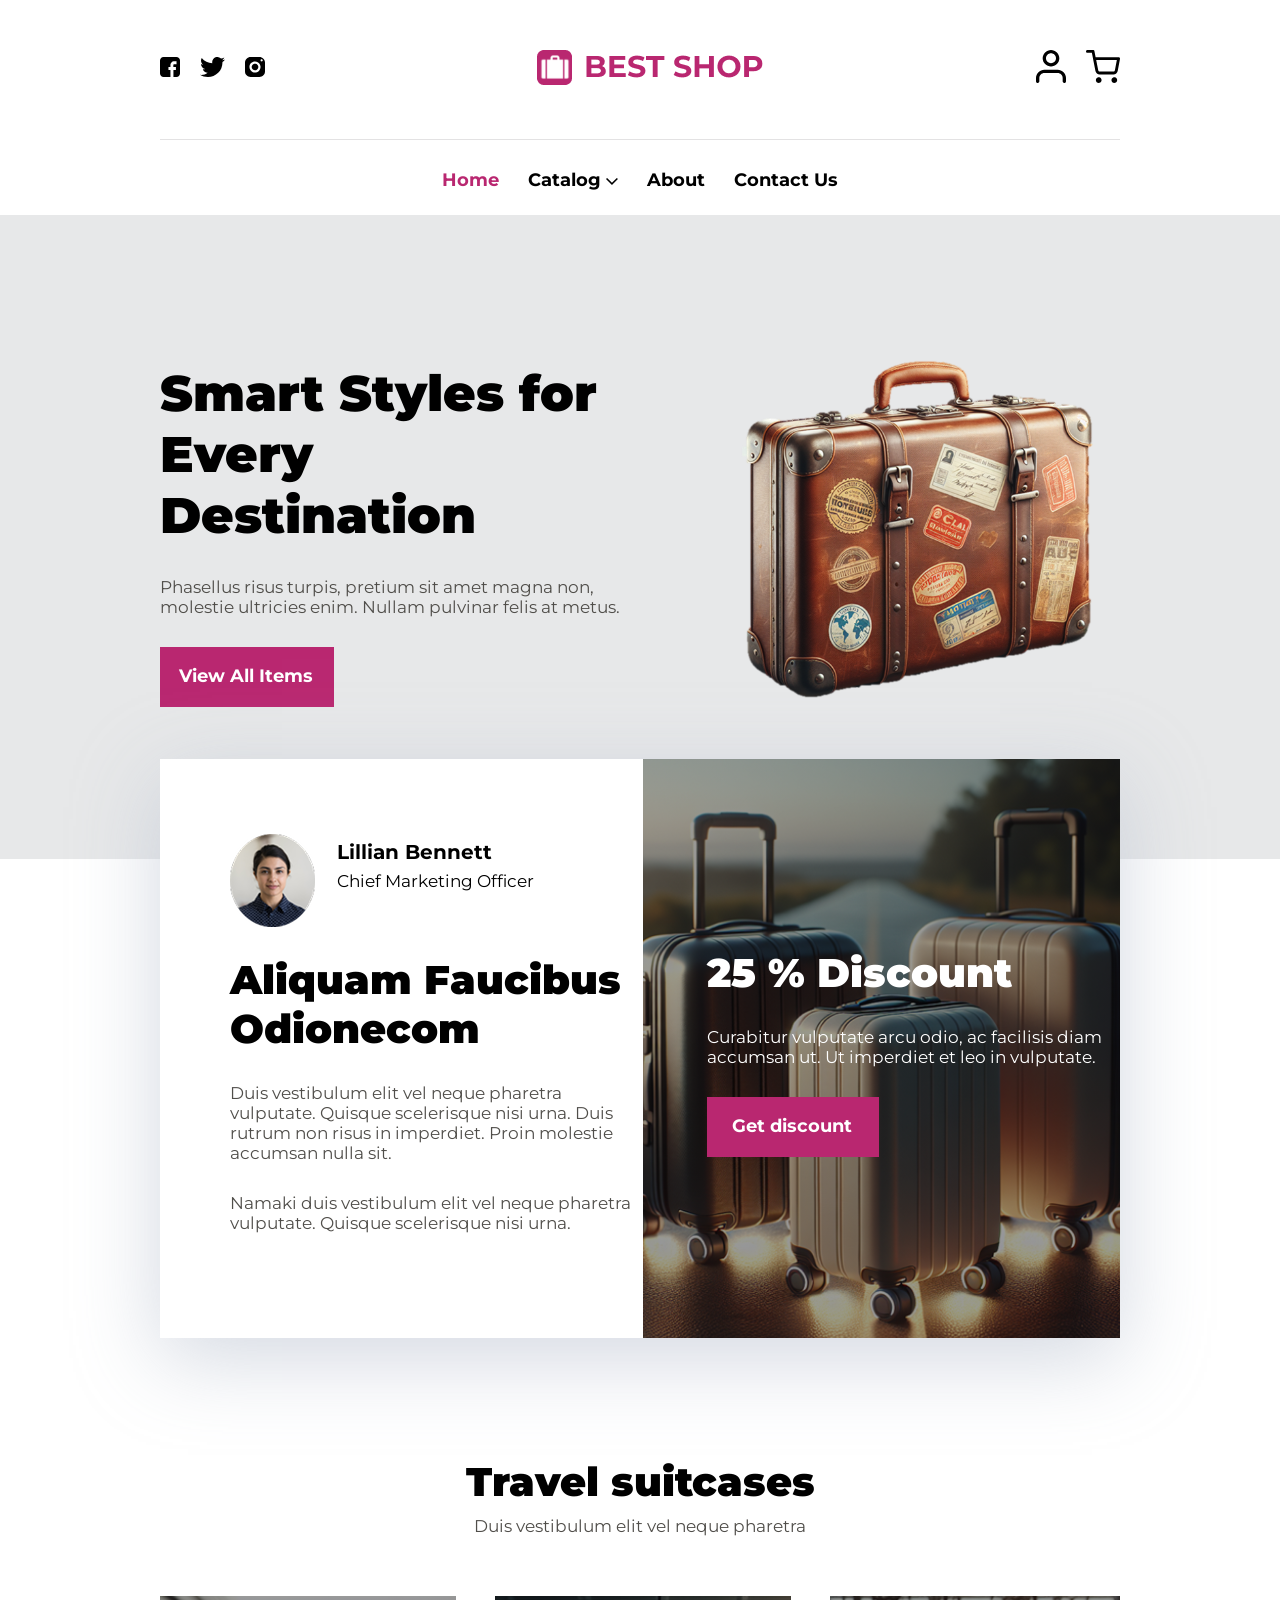
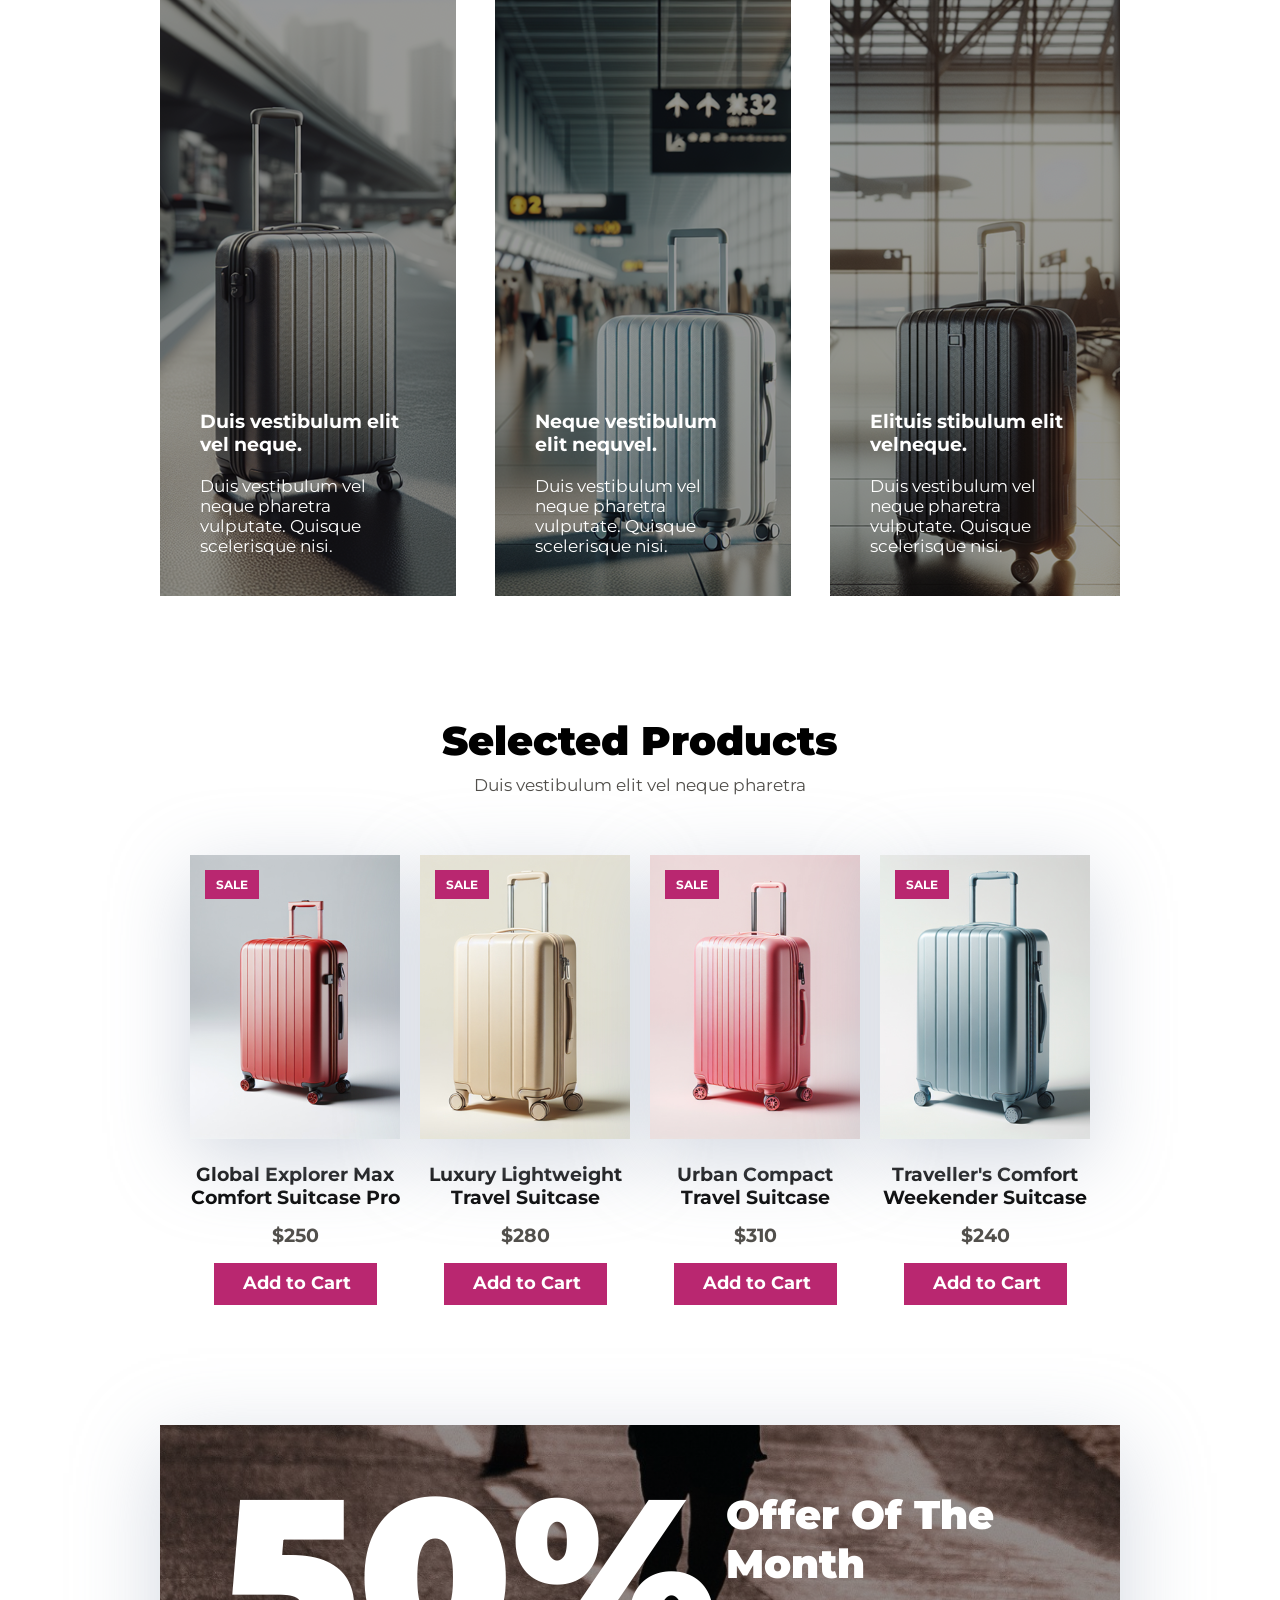
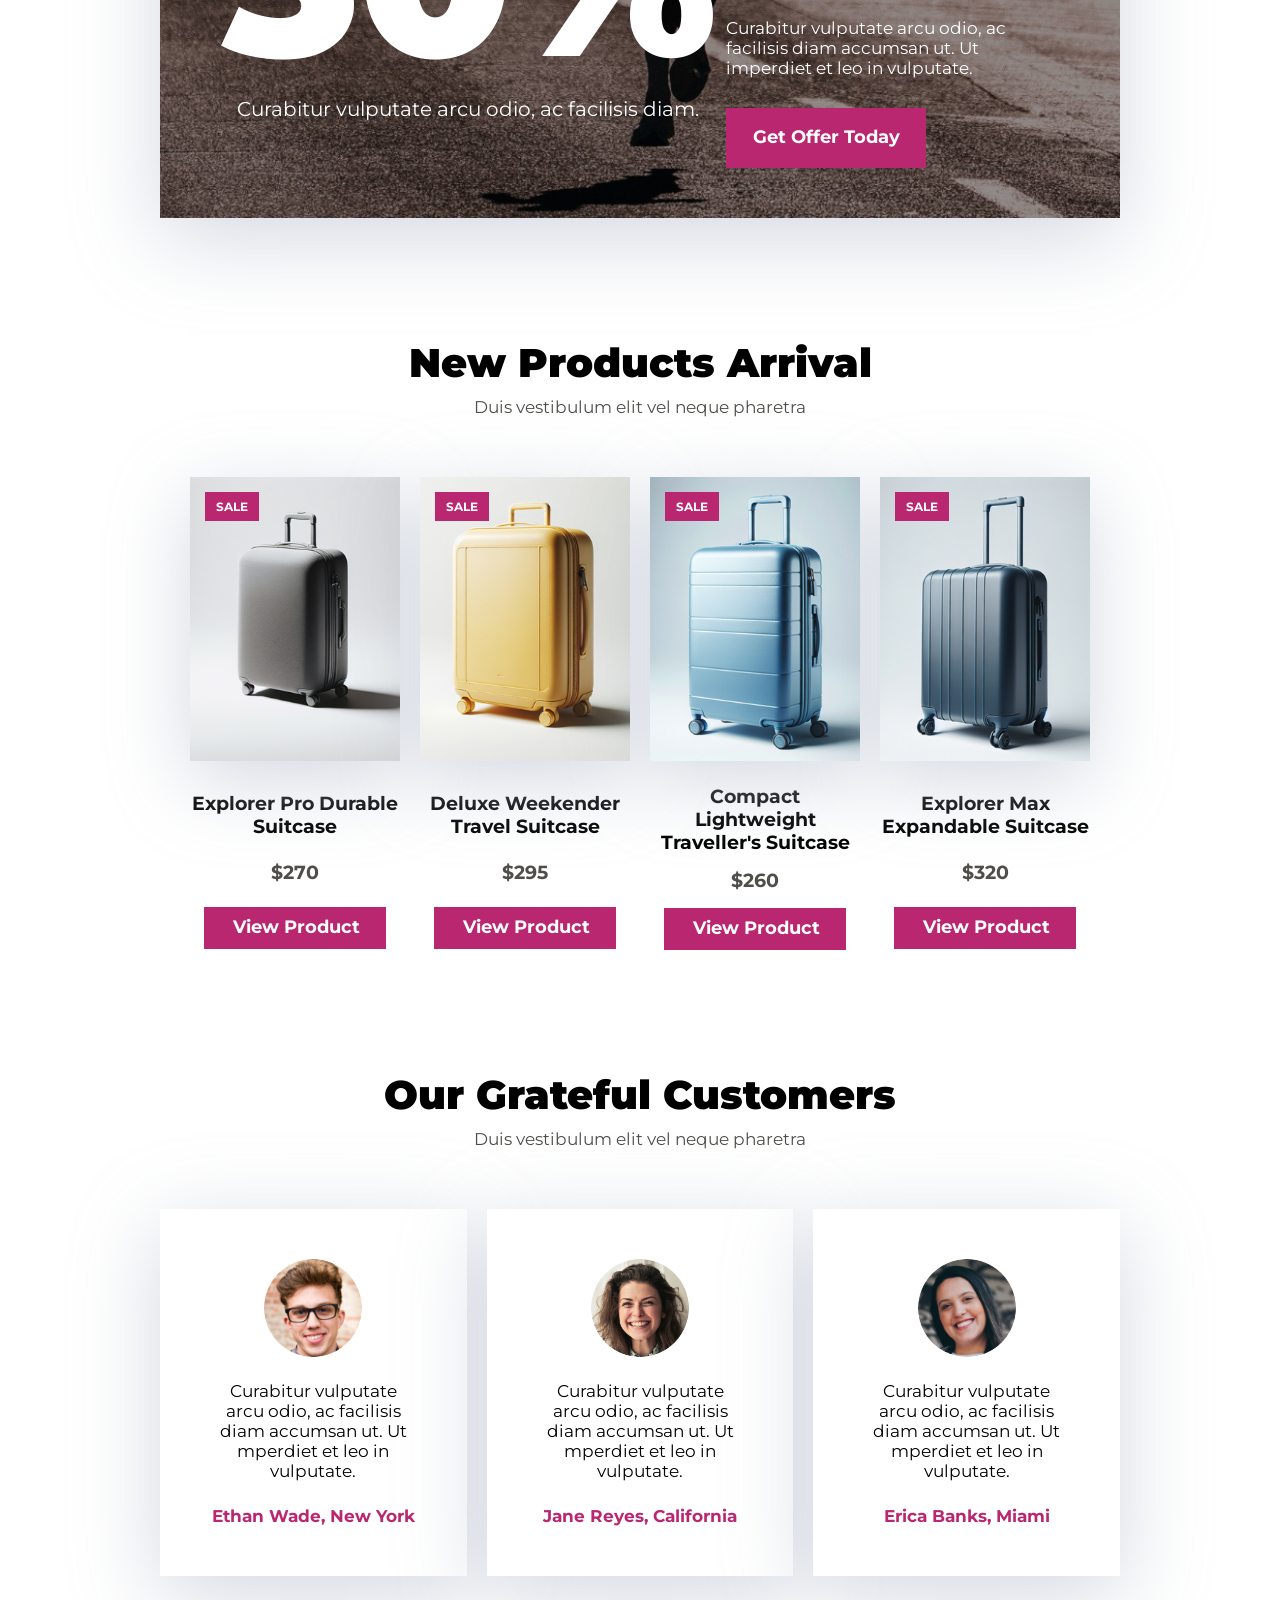
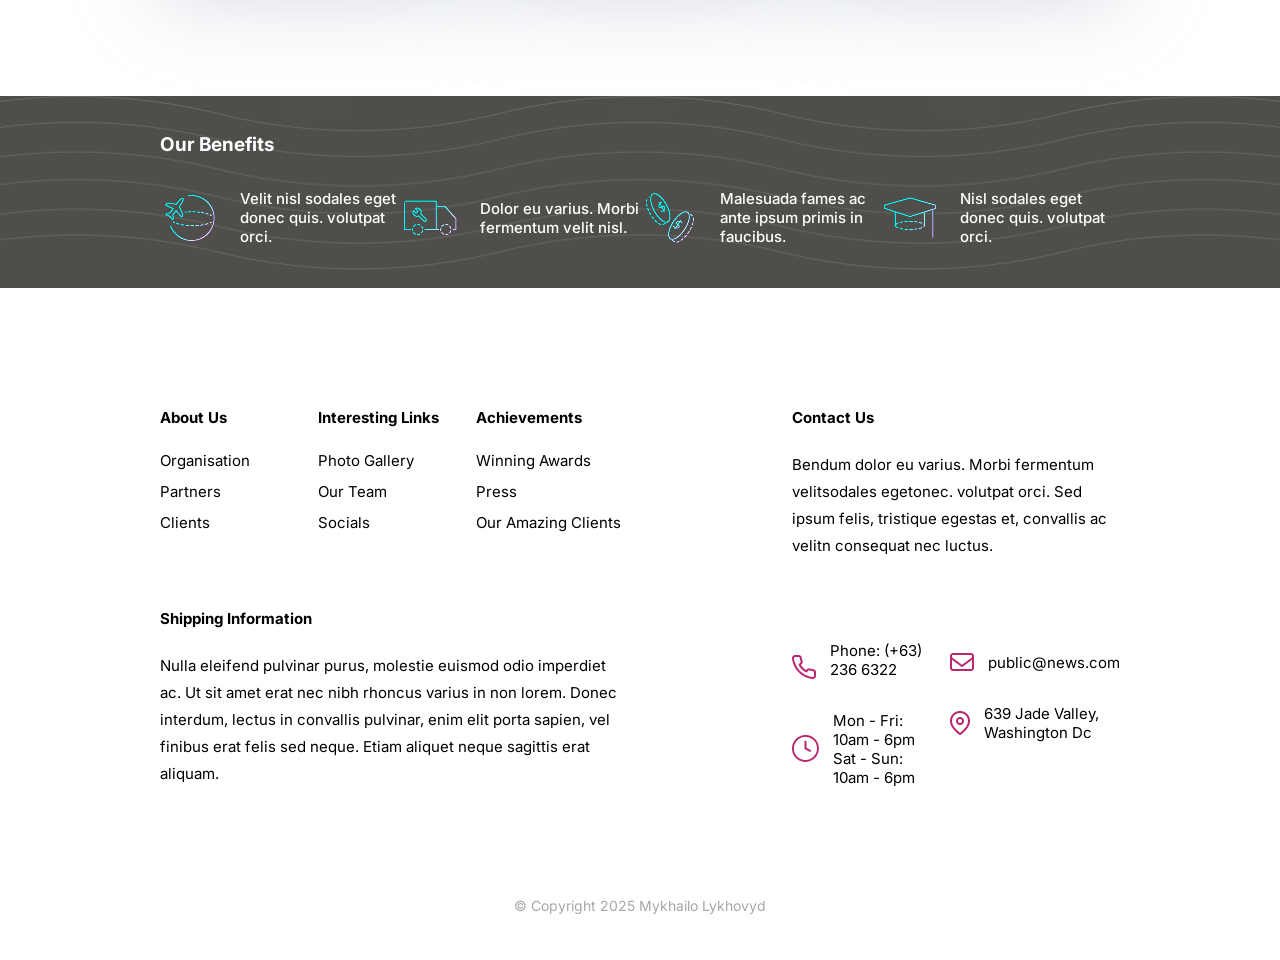
<file: index.html>
<!DOCTYPE html>
<html lang="en">

<head>
    <meta charset="UTF-8">
    <meta name="viewport" content="width=device-width, initial-scale=1.0">
    <title>Suitcase e-shop</title>
    <link rel="stylesheet" href="css/main.css">
    <link rel="preconnect" href="https://fonts.googleapis.com">
    <link rel="preconnect" href="https://fonts.gstatic.com" crossorigin>
    <link
        href="https://fonts.googleapis.com/css2?family=Inter:opsz,wght@14..32,100..900&family=Montserrat:wght@100..900&display=swap"
        rel="stylesheet">
</head>

<body>
    <header>
        <div class="container">
            <div class="top-header-block">
                <ul class="social-icons">
                    <li>
                        <a href="#" target="_blank" rel="noopener noreferrer">
                            <img src="assets/images/social-svg/facebook.svg" alt="facebook icon">
                        </a>
                    </li>
                    <li>
                        <a href="#" target="_blank" rel="noopener noreferrer">
                            <img src="assets/images/social-svg/twitter.svg" alt="twitter icon">
                        </a>
                    </li>
                    <li>
                        <a href="#" target="_blank" rel="noopener noreferrer">
                            <img src="assets/images/social-svg/instagram.svg" alt="instagram icon">
                        </a>
                    </li>
                </ul>
                <div class="logo">
                    <a href="index.html">
                        <img src="assets/images/logo/logo.png" alt="Best Shop Logo">
                        <svg class="inner_bag" width="32" height="32" viewBox="0 0 32 32" fill="none"
                            xmlns="http://www.w3.org/2000/svg" xmlns:xlink="http://www.w3.org/1999/xlink">
                            <rect width="32" height="32" fill="url(#pattern0_7064_3)" />
                            <defs>
                                <pattern id="pattern0_7064_3" patternContentUnits="objectBoundingBox" width="1"
                                    height="1">
                                    <use xlink:href="#image0_7064_3" transform="scale(0.00666667)" />
                                </pattern>
                                <image id="image0_7064_3" width="150" height="150" preserveAspectRatio="none"
                                    xlink:href="[data-uri]" />
                            </defs>
                        </svg>
                    </a>
                </div>
                <ul class="user-links">
                    <li>
                        <a href="#" id="user-account" rel="noopener noreferrer">
                            <img src="assets/images/user-icons/user.svg" alt="User Login">
                        </a>
                    </li>
                    <li class="counter-container">
                        <a href="cart.html">
                            <img src="assets/images/user-icons/shopping-cart.svg" alt="shopping cart">
                        </a>
                        <span class="cart-counter"></span>
                    </li>
                </ul>
            </div>
            <nav>
                <button class="hamburger" aria-label="Toggle menu">
                    <span></span>
                    <span></span>
                    <span></span>
                </button>
                <ul class="main-nav">
                    <li><a href="index.html">Home</a></li>
                    <li><a href="catalog.html">Catalog
                            <img src="assets/images/menu-arrow.svg" alt="Menu drop-down arrow"></a></li>
                    <li><a href="about.html">About</a></li>
                    <li><a href="contact.html" id="nav-contact">Contact Us</a></li>
                </ul>
            </nav>
        </div>
    </header>
    <div class="scroll-trigger"></div>
    <!-- Popup modal -->
    <div id="user-popup" class="popup-overlay">
        <div class="popup-content">
            <form class="login-form" id="login-form">
                <label for="user-email" class="login-input-label">Email address <span
                        class="required-star">*</span></label>
                <input id="user-email" type="email" name="user-email" autocomplete="off">
                <div class="password-wrap">
                    <label for="password" class="login-input-label">Password <span
                            class="required-star">*</span></label>
                    <input id="password" type="password" name="password" required>
                    <span id="togglePassword" class="toggle-eye">
                        <img src="assets/images/header/password-hide-icon.svg" alt="password hide">
                    </span>
                </div>
                <div class="login-form-bottom">
                    <label class="checkbox-label">
                        <input type="checkbox" id="login-remember" name="login-remember">
                        <span class="checkmark"></span>
                        <span class="text">Remember me</span>
                    </label>
                    <p class="forgot-password"><a href="#">Forgot Your Password?</a></p>
                </div>
                <button class="btn btn--user-login">Log In</button>
            </form>
        </div>
    </div>

    <main>
        <section class="hero">
            <div class="container hero-wrapper">
                <div class="hero-content">
                    <h1>Smart Styles for Every Destination</h1>
                    <p>Phasellus risus turpis, pretium sit amet magna non, molestie ultricies enim. Nullam pulvinar
                        felis at metus.</p>
                    <button onclick="location.href='catalog.html'" class="btn btn--main">View All
                        Items</button>
                </div>
                <img src="assets/images/home-page/hero-bag.png" alt="Hero" class="hero-image" />
            </div>
        </section>
        <div class="container">
            <section class="advertisement">
                <div class="advertisement-left-block">
                    <div class="advertisement-personal">
                        <img src="assets/images/home-page/advertisement_personal.png" alt="advertisement personal" />
                        <div>
                            <p class="advertisement-personal-title">Lillian Bennett</p>
                            <p class="advertisement-personal-subtitle">Chief Marketing Officer</p>
                        </div>
                    </div>
                    <h2>
                        Aliquam Faucibus<br />Odionecom
                    </h2>
                    <p>Duis vestibulum elit vel neque pharetra vulputate. Quisque scelerisque nisi urna. Duis rutrum
                        non
                        risus in imperdiet. Proin molestie accumsan nulla sit.</p>
                    <p>Namaki duis vestibulum elit vel neque pharetra vulputate. Quisque scelerisque nisi urna.</p>
                </div>
                <div class="advertisement-right-block">
                    <h2>25 % Discount</h2>
                    <p>Curabitur vulputate arcu odio, ac facilisis diam <br /> accumsan ut. Ut imperdiet et leo in
                        vulputate.</p>
                    <button class="btn btn--discount">Get discount</button>
                </div>
            </section>
            <section class="suitcases">
                <h2>Travel suitcases</h2>
                <p>Duis vestibulum elit vel neque pharetra</p>
                <div class="slider">
                    <ul class="slider-track">
                        <li class="suitcase case_1">
                            <p class="case-heading">Duis vestibulum elit vel neque.</p>
                            <p>Duis vestibulum
                                vel neque pharetra
                                vulputate. Quisque
                                scelerisque nisi.</p>
                        </li>
                        <li class="suitcase case_2">
                            <p class="case-heading">Neque vestibulum elit nequvel.</p>
                            <p>Duis vestibulum
                                vel neque pharetra
                                vulputate. Quisque
                                scelerisque nisi.</p>
                        </li>
                        <li class="suitcase case_3">
                            <p class="case-heading">Elituis stibulum elit velneque.</p>
                            <p>Duis vestibulum
                                vel neque pharetra
                                vulputate. Quisque
                                scelerisque nisi.</p>
                        </li>
                        <li class="suitcase case_4">
                            <p class="case-heading">Vel vestibulum elit tuvel euqen.</p>
                            <p>Duis vestibulum
                                vel neque pharetra
                                vulputate. Quisque
                                scelerisque nisi.</p>
                        </li>
                    </ul>
                </div>
            </section>
            <section class="selected-products">
                <div>
                    <h2>Selected Products</h2>
                    <p>Duis vestibulum elit vel neque pharetra</p>
                </div>
                <ul class="selected-list">
                    <!-- Selected Products will be loaded here dynamically -->
                </ul>
            </section>
            <section class="home-banner">
                <div class="banner-content">
                    <div class="left-banner-box">
                        <p class="banner-price">50%</p>
                        <p class="discount-span">Curabitur vulputate arcu odio, ac facilisis diam.</p>
                    </div>
                    <div class="right-banner-box">
                        <h2>Offer Of The Month</h2>
                        <p>Curabitur vulputate arcu odio, ac facilisis diam accumsan ut. Ut imperdiet et leo in
                            vulputate.</p>
                        <button class="btn btn--offer">Get Offer Today</button>
                    </div>
                </div>
            </section>
            <section class="new-products">
                <h2>New Products Arrival</h2>
                <p>Duis vestibulum elit vel neque pharetra</p>
                <ul class="new-products-list">
                    <!-- New products will be loaded here dynamically -->
                </ul>
            </section>
            <section class="testimonials">
                <h2>Our Grateful Customers</h2>
                <p>Duis vestibulum elit vel neque pharetra</p>
                <ul class="testimonial-list">
                    <li>
                        <img src="assets/images/home-page/review-picture-1.png" alt="Customer Review">
                        <p class="testimonial-text">Curabitur vulputate arcu odio, ac facilisis diam accumsan ut. Ut
                            mperdiet
                            et leo in vulputate.</p>
                        <p class="testimonial-name">Ethan Wade, New York</p>
                    </li>
                    <li>
                        <img src="assets/images/home-page/review-picture-2.png" alt="Customer Review">
                        <p class="testimonial-text">Curabitur vulputate arcu odio, ac facilisis diam accumsan ut. Ut
                            mperdiet
                            et leo in
                            vulputate.</p>
                        <p class="testimonial-name">Jane Reyes, California</p>
                    </li>
                    <li>
                        <img src="assets/images/home-page/review-picture-3.png" alt="Customer Review">
                        <p class="testimonial-text">Curabitur vulputate arcu odio, ac facilisis diam accumsan ut. Ut
                            mperdiet
                            et leo in
                            vulputate.</p>
                        <p class="testimonial-name">Erica Banks, Miami</p>
                    </li>

                </ul>
            </section>
        </div>
    </main>
    <footer>
        <section class="benefits">
            <div class="container">
                <h3 class="benefits-title">Our Benefits</h3>
                <ul class="benefit-items">
                    <li class="benefit-item">
                        <img src="assets/images/footer/benefit-icon-1.png" alt="Our Benefit">
                        <p class="benefit-text">Velit nisl sodales eget donec quis. volutpat orci.</p>
                    </li>
                    <li class="benefit-item">
                        <img src="assets/images/footer/benefit-icon-2.png" alt="Our Benefit">
                        <p class="benefit-text">Dolor eu varius. Morbi fermentum velit nisl.</p>
                    </li>
                    <li class="benefit-item">
                        <img src="assets/images/footer/benefit-icon-3.png" alt="Our Benefit">
                        <p class="benefit-text">Malesuada fames ac ante ipsum primis in faucibus.</p>
                    </li>
                    <li class="benefit-item">
                        <img src="assets/images/footer/benefit-icon-4.png" alt="Our Benefit">
                        <p class="benefit-text">Nisl sodales eget donec quis. volutpat orci.</p>
                    </li>
                </ul>
            </div>
        </section>
        <section class="container grid-footer-container">
            <div class="block1">
                <h3><a href="about.html">About Us</a></h3>
                <ul class="footer-links-list">
                    <li>Organisation</li>
                    <li>Partners</li>
                    <li>Clients</li>
                </ul>
            </div>
            <div class="block2">
                <h3>Interesting Links</h3>
                <ul class="footer-links-list">
                    <li>Photo Gallery</li>
                    <li>Our Team</li>
                    <li>Socials</li>
                </ul>
            </div>
            <div class="block3">
                <h3>Achievements</h3>
                <ul class="footer-links-list">
                    <li>Winning Awards</li>
                    <li>Press</li>
                    <li>Our Amazing Clients</li>
                </ul>
            </div>
            <div class="block4">
                <h3><a href="contact.html">Contact Us</a></h3>
                <p class="footer-contact-info">Bendum dolor eu varius. Morbi fermentum velitsodales egetonec. volutpat orci.
                    Sed ipsum felis, tristique
                    egestas et, convallis ac velitn consequat nec luctus.</p>
            </div>
            <div class="block5">
                <h3>Shipping Information</h3>
                <p class="footer-contact-info">Nulla eleifend pulvinar purus, molestie euismod odio imperdiet ac. Ut sit
                    amet erat nec nibh rhoncus varius in non lorem. Donec interdum, lectus in convallis pulvinar, enim elit
                    porta sapien, vel finibus erat felis sed neque. Etiam aliquet neque sagittis erat aliquam.</p>
            </div>
            <div class="block6">
                <div class="footer-phone phone">
                    <img src="assets/images/footer/footer-icon-1.png" alt="Phone icon">
                    <p>Phone: (+63) 236 6322</p>
                </div>
                <div class="footer-date-loc">
                    <img src="assets/images/footer/footer-icon-3.png" alt="Phone icon">
                    <div class="footer-dates">
                        <p>Mon - Fri: 10am - 6pm</p>
                        <p>Sat - Sun: 10am - 6pm</p>
                    </div>
                </div>
            </div>
            <div class="block7">
                <div class="footer-phone">
                    <img src="assets/images/footer/footer-icon-2.png" alt="Email icon">
                    <p>public@news.com</p>
                </div>
                <div class="footer-date-loc">
                    <img src="assets/images/footer/footer-icon-4.png" alt="Phone icon">
                    <div class="footer-dates">
                        <p>639 Jade Valley,</p>
                        <p>Washington Dc</p>
                    </div>
                </div>
            </div>
        </section>
        <p class="copyright">© Copyright 2025 Mykhailo Lykhovyd</p>
    </footer>
    <script src="js/main.js"></script>
</body>

</html>
</file>
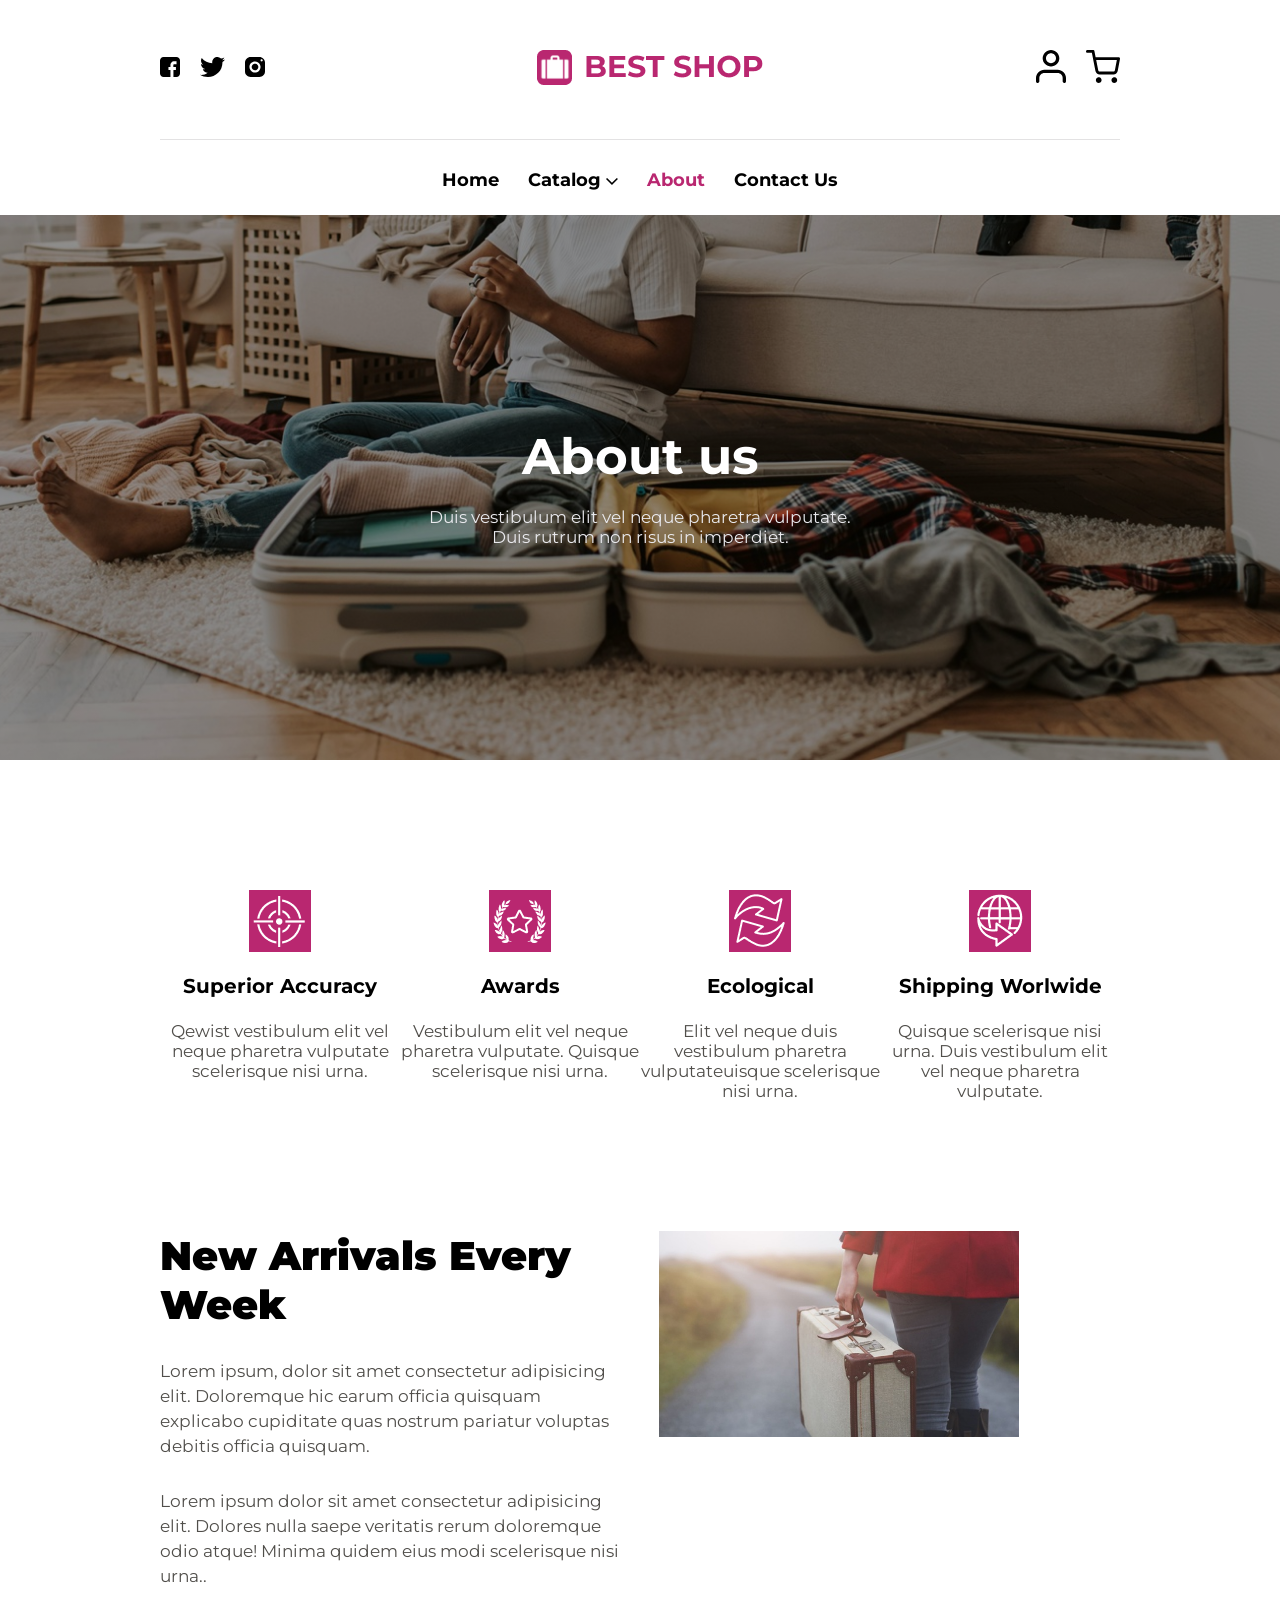
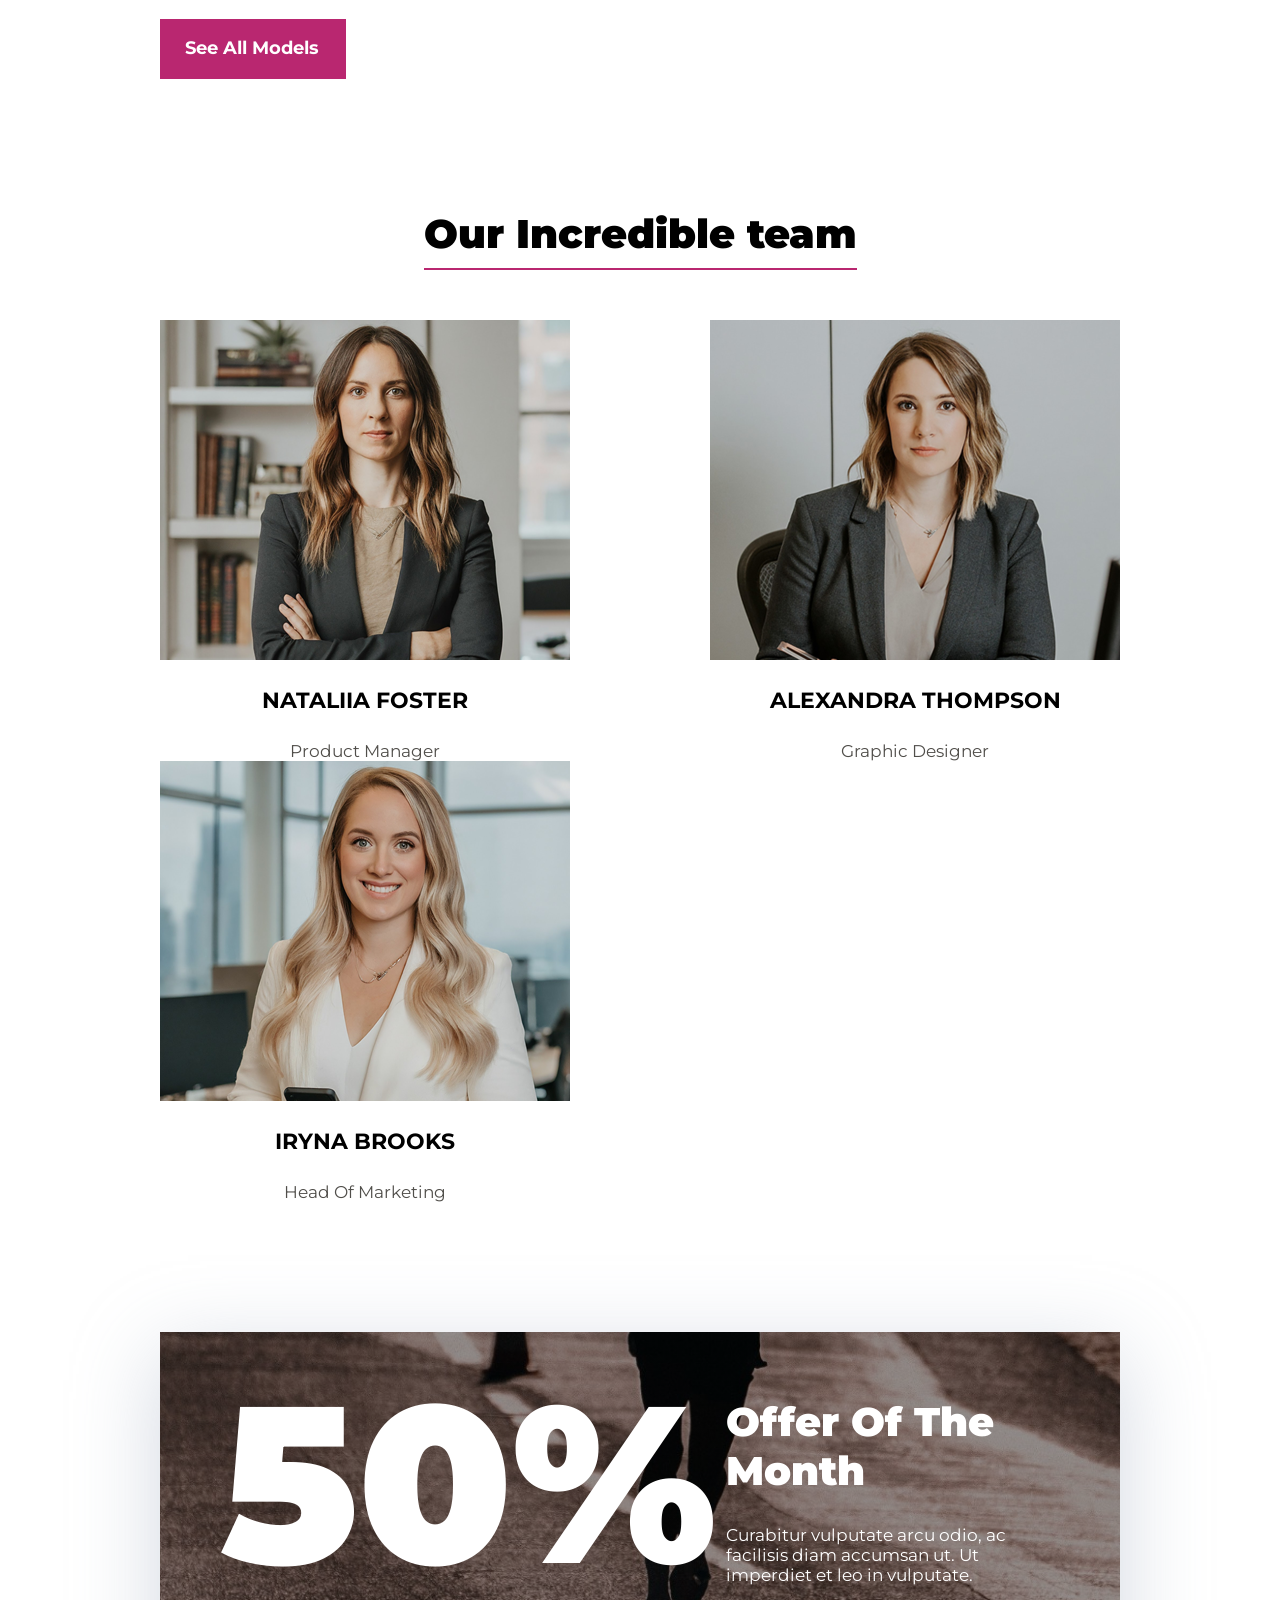
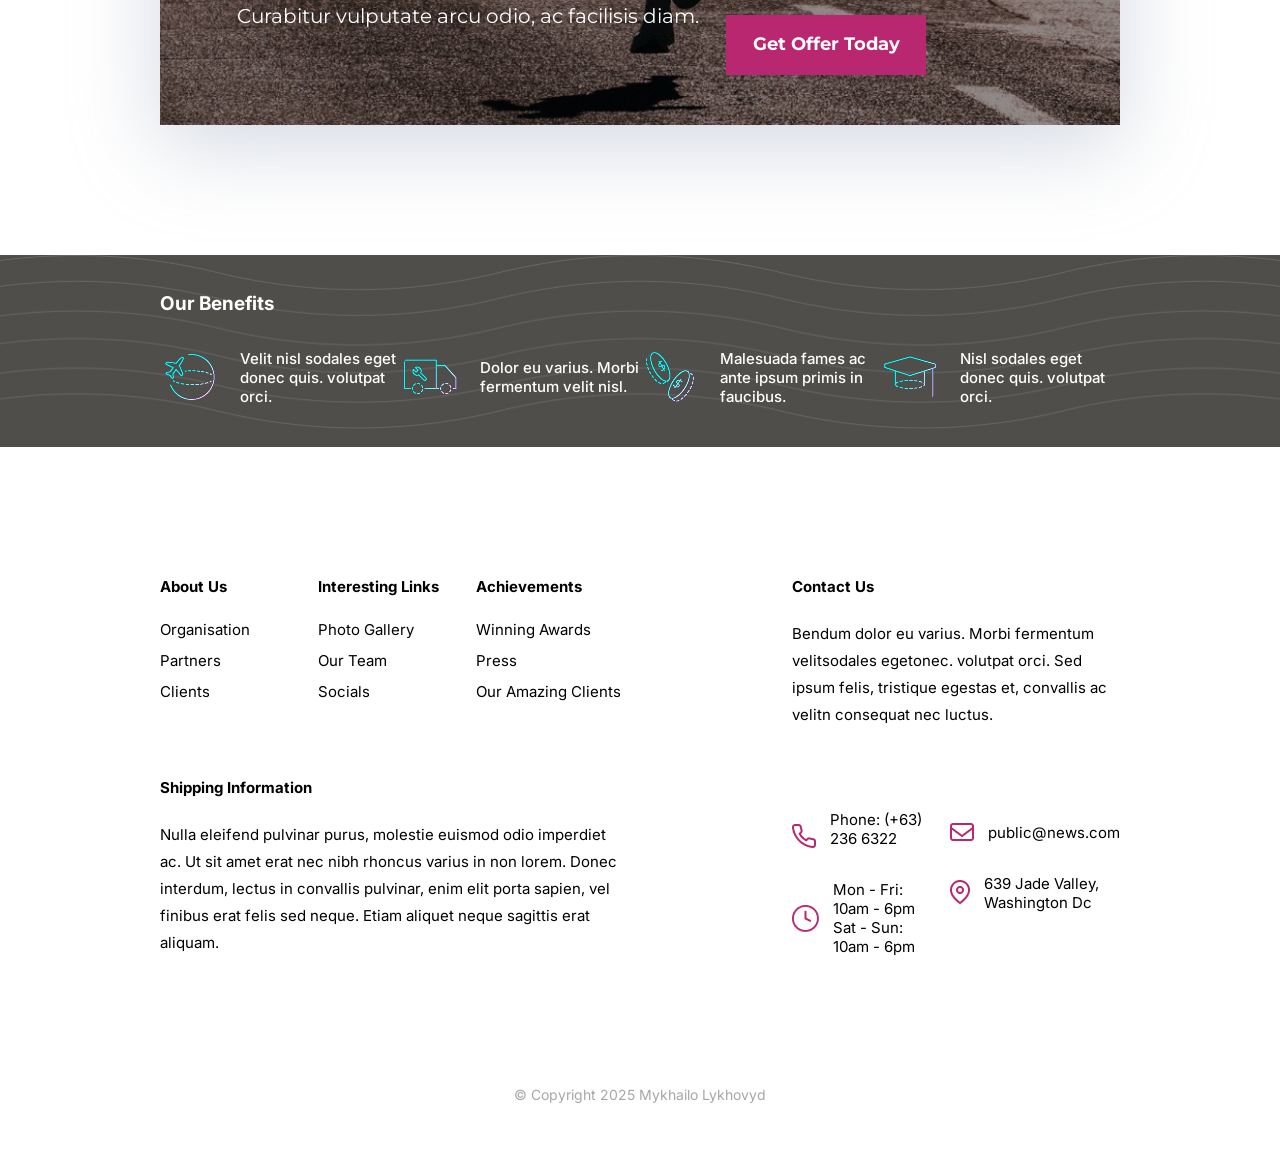
<file: about.html>
<!DOCTYPE html>
<html lang="en">

<head>
    <meta charset="UTF-8">
    <meta name="viewport" content="width=device-width, initial-scale=1.0">
    <title>Suitcase e-shop - About Page</title>
    <link rel="stylesheet" href="css/main.css">
    <link rel="preconnect" href="https://fonts.googleapis.com">
    <link rel="preconnect" href="https://fonts.gstatic.com" crossorigin>
    <link
        href="https://fonts.googleapis.com/css2?family=Inter:opsz,wght@14..32,100..900&family=Montserrat:wght@100..900&display=swap"
        rel="stylesheet">
</head>

<body class="about">
    <header>
    <div class="container">
        <div class="top-header-block">
            <ul class="social-icons">
                <li>
                    <a href="#" target="_blank" rel="noopener noreferrer">
                        <img src="assets/images/social-svg/facebook.svg" alt="facebook icon">
                    </a>
                </li>
                <li>
                    <a href="#" target="_blank" rel="noopener noreferrer">
                        <img src="assets/images/social-svg/twitter.svg" alt="twitter icon">
                    </a>
                </li>
                <li>
                    <a href="#" target="_blank" rel="noopener noreferrer">
                        <img src="assets/images/social-svg/instagram.svg" alt="instagram icon">
                    </a>
                </li>
            </ul>
            <div class="logo">
                <a href="index.html">
                    <img src="assets/images/logo/logo.png" alt="Best Shop Logo">
                    <svg class="inner_bag" width="32" height="32" viewBox="0 0 32 32" fill="none"
                        xmlns="http://www.w3.org/2000/svg" xmlns:xlink="http://www.w3.org/1999/xlink">
                        <rect width="32" height="32" fill="url(#pattern0_7064_3)" />
                        <defs>
                            <pattern id="pattern0_7064_3" patternContentUnits="objectBoundingBox" width="1" height="1">
                                <use xlink:href="#image0_7064_3" transform="scale(0.00666667)" />
                            </pattern>
                            <image id="image0_7064_3" width="150" height="150" preserveAspectRatio="none"
                                xlink:href="[data-uri]" />
                        </defs>
                    </svg>
                </a>
            </div>
            <ul class="user-links">
                <li>
                    <a href="#" id="user-account" rel="noopener noreferrer">
                        <img src="assets/images/user-icons/user.svg" alt="User Login">
                    </a>
                </li>
                <li class="counter-container">
                    <a href="cart.html">
                        <img src="assets/images/user-icons/shopping-cart.svg" alt="shopping cart">
                    </a>
                    <span class="cart-counter"></span>
                </li>
            </ul>
        </div>
        <nav>
            <button class="hamburger" aria-label="Toggle menu">
                <span></span>
                <span></span>
                <span></span>
            </button>
            <ul class="main-nav">
                <li><a href="index.html">Home</a></li>
                <li><a href="catalog.html">Catalog
                        <img src="assets/images/menu-arrow.svg" alt="Menu drop-down arrow"></a></li>
                <li><a href="about.html">About</a></li>
                <li><a href="contact.html" id="nav-contact">Contact Us</a></li>
            </ul>
        </nav>
    </div>
</header>
<div class="scroll-trigger"></div>
<!-- Popup modal -->
<div id="user-popup" class="popup-overlay">
    <div class="popup-content">
        <form class="login-form" id="login-form">
            <label for="user-email" class="login-input-label">Email address <span class="required-star">*</span></label>
            <input id="user-email" type="email" name="user-email" autocomplete="off">
            <div class="password-wrap">
                <label for="password" class="login-input-label">Password <span class="required-star">*</span></label>
                <input id="password" type="password" name="password" required>
                <span id="togglePassword" class="toggle-eye">
                    <img src="assets/images/header/password-hide-icon.svg" alt="password hide">
                </span>
            </div>
            <div class="login-form-bottom">
                <label class="checkbox-label">
                    <input type="checkbox" id="login-remember" name="login-remember">
                    <span class="checkmark"></span>
                    <span class="text">Remember me</span>
                </label>
                <p class="forgot-password"><a href="#">Forgot Your Password?</a></p>
            </div>
            <button class="btn btn--user-login">Log In</button>
        </form>
    </div>
</div>
    <main>
        <section class="about-breadcrumb">
            <h1>About us</h1>
            <p>Duis vestibulum elit vel neque pharetra vulputate. Duis rutrum non risus in imperdiet.</p>
        </section>
        <section class="container">
            <ul class="about-advantages">
                <li class="advantages-item">
                    <img src="assets/images/about/advantages-icon-1.png" alt="advantage accuracy">
                    <h3>Superior Accuracy</h3>
                    <p>Qewist vestibulum elit vel neque pharetra vulputate scelerisque nisi urna.</p>
                </li>
                <li class="advantages-item">
                    <img src="assets/images/about/advantages-icon-2.png" alt="Awards">
                    <h3>Awards</h3>
                    <p>Vestibulum elit vel neque pharetra vulputate. Quisque scelerisque nisi urna.</p>
                </li>
                <li class="advantages-item">
                    <img src="assets/images/about/advantages-icon-3.png" alt="Ecological">
                    <h3>Ecological</h3>
                    <p>Elit vel neque duis vestibulum pharetra vulputateuisque scelerisque nisi urna.</p>
                </li>
                <li class="advantages-item">
                    <img src="assets/images/about/advantages-icon-4.png" alt="Shipping Worlwide">
                    <h3>Shipping Worlwide</h3>
                    <p>Quisque scelerisque nisi urna. Duis vestibulum elit vel neque pharetra vulputate.</p>
                </li>
            </ul>
        </section>
        <section class="container">
            <div class="new-arrivals">
                <div class="arrivals-left">
                    <h2>New Arrivals Every Week</h2>
                    <p>Lorem ipsum, dolor sit amet consectetur adipisicing elit. Doloremque hic earum officia quisquam explicabo cupiditate quas nostrum pariatur voluptas debitis officia quisquam.</p>
                    <p>Lorem ipsum dolor sit amet consectetur adipisicing elit. Dolores nulla saepe veritatis rerum doloremque odio atque! Minima quidem eius modi scelerisque nisi urna..</p>
                    <button class="btn btn--discount" onclick="location.href='catalog.html'">See All Models</button>
                </div>
                <div class="arrivals-right">
                    <img src="assets/images/about/about-arrivals.png" alt="New Arrivals">
                </div>
            </div>
        </section>
        <section class="container our-team">
            <h2>Our Incredible team</h2>
            <ul class="ourteam-list">
                <li class="team-item">
                    <img src="assets/images/about/team-1.png" alt="product manager">
                    <h3>NATALIIA FOSTER</h3>
                    <p>Product Manager</p>
                </li>
                <li class="team-item">
                    <img src="assets/images/about/team-2.png" alt="Graphic Designer">
                    <h3>ALEXANDRA THOMPSON</h3>
                    <p>Graphic Designer</p>
                </li>
                <li class="team-item">
                    <img src="assets/images/about/team-3.png" alt="Head Of Marketing">
                    <h3>IRYNA BROOKS</h3>
                    <p>Head Of Marketing</p>
                </li>
            </ul>
        </section>
                    <section class="container home-banner">
                        <div class="banner-content">
                            <div class="left-banner-box">
                                <p class="banner-price">50%</p>
                                <p class="discount-span">Curabitur vulputate arcu odio, ac facilisis diam.</p>
                            </div>
                            <div class="right-banner-box">
                                <h2>Offer Of The Month</h2>
                                <p>Curabitur vulputate arcu odio, ac facilisis diam accumsan ut. Ut imperdiet et leo in
                                    vulputate.</p>
                                <button class="btn btn--offer">Get Offer Today</button>
                            </div>
                        </div>
                    </section>

    </main>
    <footer>
    <section class="benefits">
        <div class="container">
            <h3 class="benefits-title">Our Benefits</h3>
            <ul class="benefit-items">
                <li class="benefit-item">
                    <img src="assets/images/footer/benefit-icon-1.png" alt="Our Benefit">
                    <p class="benefit-text">Velit nisl sodales eget donec quis. volutpat orci.</p>
                </li>
                <li class="benefit-item">
                    <img src="assets/images/footer/benefit-icon-2.png" alt="Our Benefit">
                    <p class="benefit-text">Dolor eu varius. Morbi fermentum velit nisl.</p>
                </li>
                <li class="benefit-item">
                    <img src="assets/images/footer/benefit-icon-3.png" alt="Our Benefit">
                    <p class="benefit-text">Malesuada fames ac ante ipsum primis in faucibus.</p>
                </li>
                <li class="benefit-item">
                    <img src="assets/images/footer/benefit-icon-4.png" alt="Our Benefit">
                    <p class="benefit-text">Nisl sodales eget donec quis. volutpat orci.</p>
                </li>
            </ul>
        </div>
    </section>
    <section class="container grid-footer-container">
        <div class="block1">
            <h3><a href="about.html">About Us</a></h3>
            <ul class="footer-links-list">
                <li>Organisation</li>
                <li>Partners</li>
                <li>Clients</li>
            </ul>
        </div>
        <div class="block2">
            <h3>Interesting Links</h3>
            <ul class="footer-links-list">
                <li>Photo Gallery</li>
                <li>Our Team</li>
                <li>Socials</li>
            </ul>
        </div>
        <div class="block3">
            <h3>Achievements</h3>
            <ul class="footer-links-list">
                <li>Winning Awards</li>
                <li>Press</li>
                <li>Our Amazing Clients</li>
            </ul>
        </div>
        <div class="block4">
            <h3><a href="contact.html">Contact Us</a></h3>
            <p class="footer-contact-info">Bendum dolor eu varius. Morbi fermentum velitsodales egetonec. volutpat orci.
                Sed ipsum felis, tristique
                egestas et, convallis ac velitn consequat nec luctus.</p>
        </div>
        <div class="block5">
            <h3>Shipping Information</h3>
            <p class="footer-contact-info">Nulla eleifend pulvinar purus, molestie euismod odio imperdiet ac. Ut sit
                amet erat nec nibh rhoncus varius in non lorem. Donec interdum, lectus in convallis pulvinar, enim elit
                porta sapien, vel finibus erat felis sed neque. Etiam aliquet neque sagittis erat aliquam.</p>
        </div>
        <div class="block6">
            <div class="footer-phone phone">
                <img src="assets/images/footer/footer-icon-1.png" alt="Phone icon">
                <p>Phone: (+63) 236 6322</p>
            </div>
            <div class="footer-date-loc">
                <img src="assets/images/footer/footer-icon-3.png" alt="Phone icon">
                <div class="footer-dates">
                    <p>Mon - Fri: 10am - 6pm</p>
                    <p>Sat - Sun: 10am - 6pm</p>
                </div>
            </div>
        </div>
        <div class="block7">
            <div class="footer-phone">
                <img src="assets/images/footer/footer-icon-2.png" alt="Email icon">
                <p>public@news.com</p>
            </div>
            <div class="footer-date-loc">
                <img src="assets/images/footer/footer-icon-4.png" alt="Phone icon">
                <div class="footer-dates">
                    <p>639 Jade Valley,</p>
                    <p>Washington Dc</p>
                </div>
            </div>
        </div>
    </section>
    <p class="copyright">© Copyright 2025 Mykhailo Lykhovyd</p>
</footer>
    <script src="js/main.js"></script>
</body>
</html>
</file>
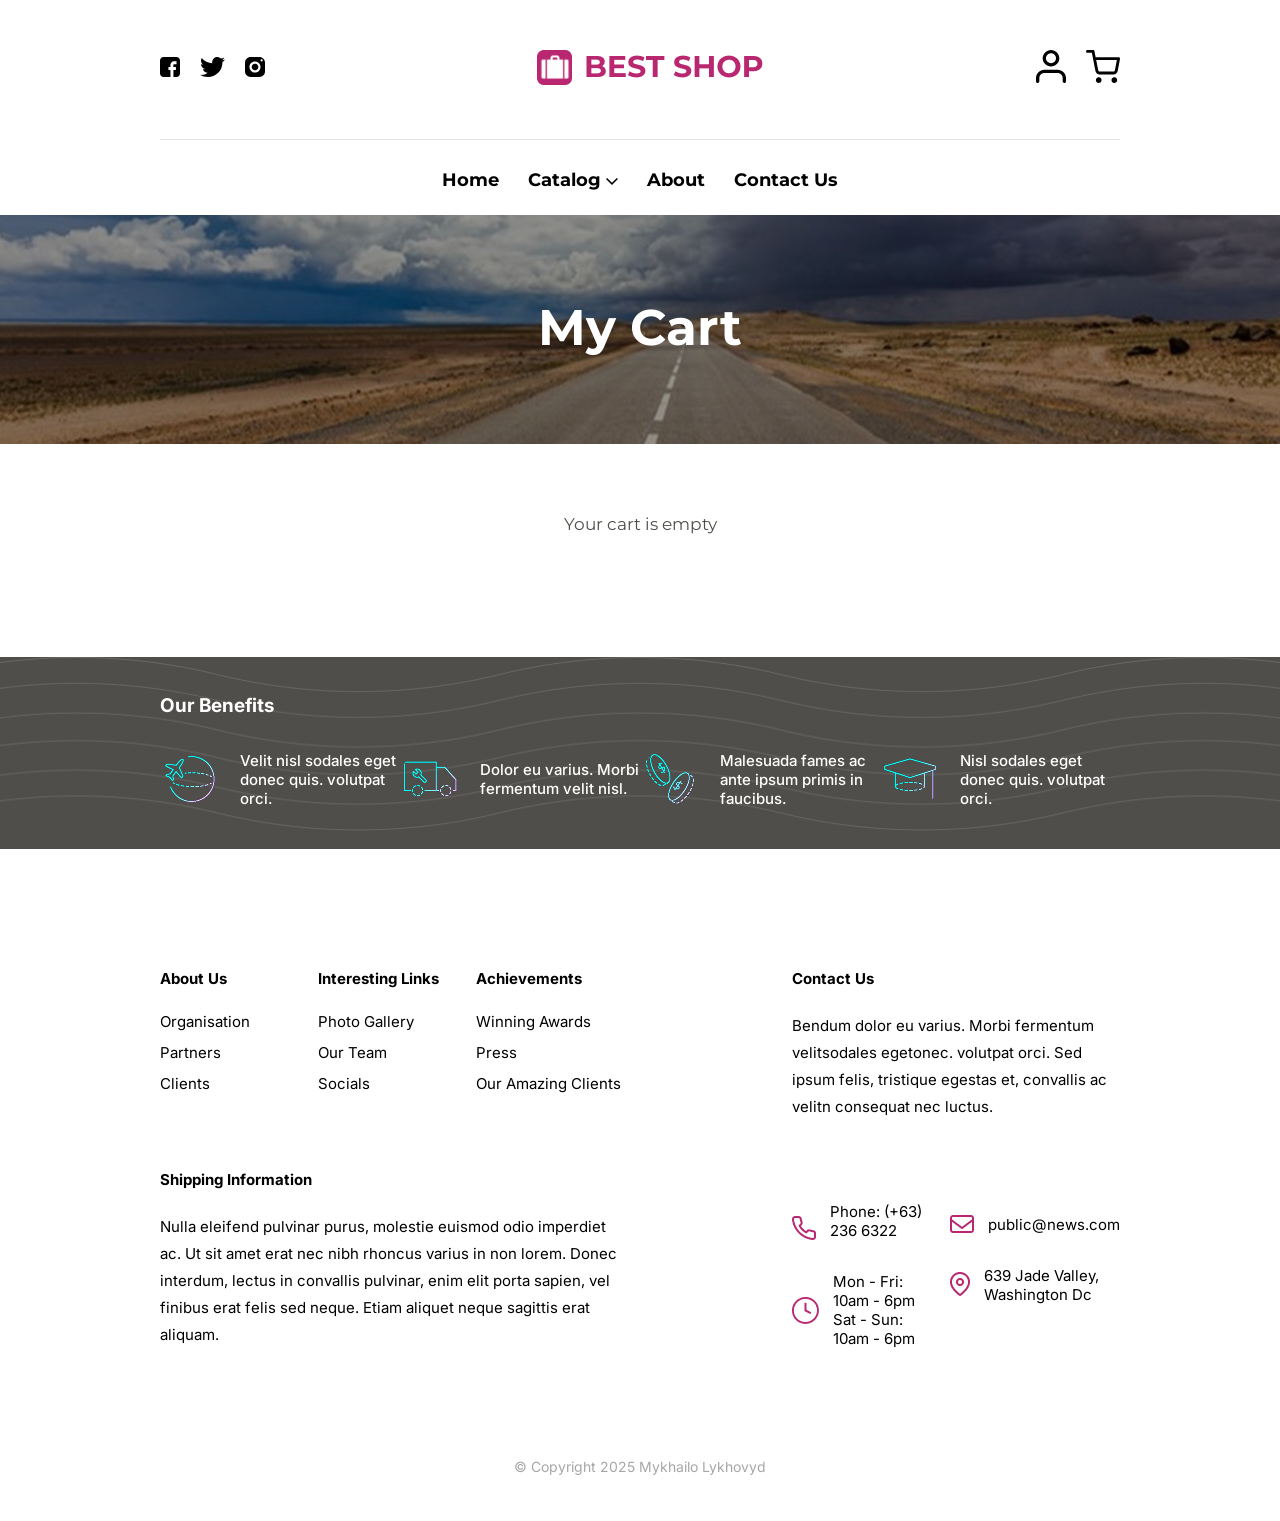
<file: cart.html>
<!DOCTYPE html>
<html lang="en">

<head>
    <meta charset="UTF-8">
    <meta name="viewport" content="width=device-width, initial-scale=1.0">
    <title>Suitcase e-shop - Cart Page</title>
    <link rel="stylesheet" href="css/main.css">
    <link rel="preconnect" href="https://fonts.googleapis.com">
    <link rel="preconnect" href="https://fonts.gstatic.com" crossorigin>
    <link
        href="https://fonts.googleapis.com/css2?family=Inter:opsz,wght@14..32,100..900&family=Montserrat:wght@100..900&display=swap"
        rel="stylesheet">
</head>

<body>
    <header>
    <div class="container">
        <div class="top-header-block">
            <ul class="social-icons">
                <li>
                    <a href="#" target="_blank" rel="noopener noreferrer">
                        <img src="assets/images/social-svg/facebook.svg" alt="facebook icon">
                    </a>
                </li>
                <li>
                    <a href="#" target="_blank" rel="noopener noreferrer">
                        <img src="assets/images/social-svg/twitter.svg" alt="twitter icon">
                    </a>
                </li>
                <li>
                    <a href="#" target="_blank" rel="noopener noreferrer">
                        <img src="assets/images/social-svg/instagram.svg" alt="instagram icon">
                    </a>
                </li>
            </ul>
            <div class="logo">
                <a href="index.html">
                    <img src="assets/images/logo/logo.png" alt="Best Shop Logo">
                    <svg class="inner_bag" width="32" height="32" viewBox="0 0 32 32" fill="none"
                        xmlns="http://www.w3.org/2000/svg" xmlns:xlink="http://www.w3.org/1999/xlink">
                        <rect width="32" height="32" fill="url(#pattern0_7064_3)" />
                        <defs>
                            <pattern id="pattern0_7064_3" patternContentUnits="objectBoundingBox" width="1" height="1">
                                <use xlink:href="#image0_7064_3" transform="scale(0.00666667)" />
                            </pattern>
                            <image id="image0_7064_3" width="150" height="150" preserveAspectRatio="none"
                                xlink:href="[data-uri]" />
                        </defs>
                    </svg>
                </a>
            </div>
            <ul class="user-links">
                <li>
                    <a href="#" id="user-account" rel="noopener noreferrer">
                        <img src="assets/images/user-icons/user.svg" alt="User Login">
                    </a>
                </li>
                <li class="counter-container">
                    <a href="cart.html">
                        <img src="assets/images/user-icons/shopping-cart.svg" alt="shopping cart">
                    </a>
                    <span class="cart-counter"></span>
                </li>
            </ul>
        </div>
        <nav>
            <button class="hamburger" aria-label="Toggle menu">
                <span></span>
                <span></span>
                <span></span>
            </button>
            <ul class="main-nav">
                <li><a href="index.html">Home</a></li>
                <li><a href="catalog.html">Catalog
                        <img src="assets/images/menu-arrow.svg" alt="Menu drop-down arrow"></a></li>
                <li><a href="about.html">About</a></li>
                <li><a href="contact.html" id="nav-contact">Contact Us</a></li>
            </ul>
        </nav>
    </div>
</header>
<div class="scroll-trigger"></div>
<!-- Popup modal -->
<div id="user-popup" class="popup-overlay">
    <div class="popup-content">
        <form class="login-form" id="login-form">
            <label for="user-email" class="login-input-label">Email address <span class="required-star">*</span></label>
            <input id="user-email" type="email" name="user-email" autocomplete="off">
            <div class="password-wrap">
                <label for="password" class="login-input-label">Password <span class="required-star">*</span></label>
                <input id="password" type="password" name="password" required>
                <span id="togglePassword" class="toggle-eye">
                    <img src="assets/images/header/password-hide-icon.svg" alt="password hide">
                </span>
            </div>
            <div class="login-form-bottom">
                <label class="checkbox-label">
                    <input type="checkbox" id="login-remember" name="login-remember">
                    <span class="checkmark"></span>
                    <span class="text">Remember me</span>
                </label>
                <p class="forgot-password"><a href="#">Forgot Your Password?</a></p>
            </div>
            <button class="btn btn--user-login">Log In</button>
        </form>
    </div>
</div>
    <main>
        <div class="cart-breadcrumb">
            <h1>My Cart</h1>
        </div>
        <div class="container cart-container">
        </div>
        <div id="checkout-popup" class="popup-overlay">
            <div class="popup-content">
                Thank you for the purchase! :)
            </div>
        </div>
    </main>
    <footer>
    <section class="benefits">
        <div class="container">
            <h3 class="benefits-title">Our Benefits</h3>
            <ul class="benefit-items">
                <li class="benefit-item">
                    <img src="assets/images/footer/benefit-icon-1.png" alt="Our Benefit">
                    <p class="benefit-text">Velit nisl sodales eget donec quis. volutpat orci.</p>
                </li>
                <li class="benefit-item">
                    <img src="assets/images/footer/benefit-icon-2.png" alt="Our Benefit">
                    <p class="benefit-text">Dolor eu varius. Morbi fermentum velit nisl.</p>
                </li>
                <li class="benefit-item">
                    <img src="assets/images/footer/benefit-icon-3.png" alt="Our Benefit">
                    <p class="benefit-text">Malesuada fames ac ante ipsum primis in faucibus.</p>
                </li>
                <li class="benefit-item">
                    <img src="assets/images/footer/benefit-icon-4.png" alt="Our Benefit">
                    <p class="benefit-text">Nisl sodales eget donec quis. volutpat orci.</p>
                </li>
            </ul>
        </div>
    </section>
    <section class="container grid-footer-container">
        <div class="block1">
            <h3><a href="about.html">About Us</a></h3>
            <ul class="footer-links-list">
                <li>Organisation</li>
                <li>Partners</li>
                <li>Clients</li>
            </ul>
        </div>
        <div class="block2">
            <h3>Interesting Links</h3>
            <ul class="footer-links-list">
                <li>Photo Gallery</li>
                <li>Our Team</li>
                <li>Socials</li>
            </ul>
        </div>
        <div class="block3">
            <h3>Achievements</h3>
            <ul class="footer-links-list">
                <li>Winning Awards</li>
                <li>Press</li>
                <li>Our Amazing Clients</li>
            </ul>
        </div>
        <div class="block4">
            <h3><a href="contact.html">Contact Us</a></h3>
            <p class="footer-contact-info">Bendum dolor eu varius. Morbi fermentum velitsodales egetonec. volutpat orci.
                Sed ipsum felis, tristique
                egestas et, convallis ac velitn consequat nec luctus.</p>
        </div>
        <div class="block5">
            <h3>Shipping Information</h3>
            <p class="footer-contact-info">Nulla eleifend pulvinar purus, molestie euismod odio imperdiet ac. Ut sit
                amet erat nec nibh rhoncus varius in non lorem. Donec interdum, lectus in convallis pulvinar, enim elit
                porta sapien, vel finibus erat felis sed neque. Etiam aliquet neque sagittis erat aliquam.</p>
        </div>
        <div class="block6">
            <div class="footer-phone phone">
                <img src="assets/images/footer/footer-icon-1.png" alt="Phone icon">
                <p>Phone: (+63) 236 6322</p>
            </div>
            <div class="footer-date-loc">
                <img src="assets/images/footer/footer-icon-3.png" alt="Phone icon">
                <div class="footer-dates">
                    <p>Mon - Fri: 10am - 6pm</p>
                    <p>Sat - Sun: 10am - 6pm</p>
                </div>
            </div>
        </div>
        <div class="block7">
            <div class="footer-phone">
                <img src="assets/images/footer/footer-icon-2.png" alt="Email icon">
                <p>public@news.com</p>
            </div>
            <div class="footer-date-loc">
                <img src="assets/images/footer/footer-icon-4.png" alt="Phone icon">
                <div class="footer-dates">
                    <p>639 Jade Valley,</p>
                    <p>Washington Dc</p>
                </div>
            </div>
        </div>
    </section>
    <p class="copyright">© Copyright 2025 Mykhailo Lykhovyd</p>
</footer>
    <script src="js/main.js"></script>
    <script src="js/cart.js"></script>
</body>
</html>
</file>
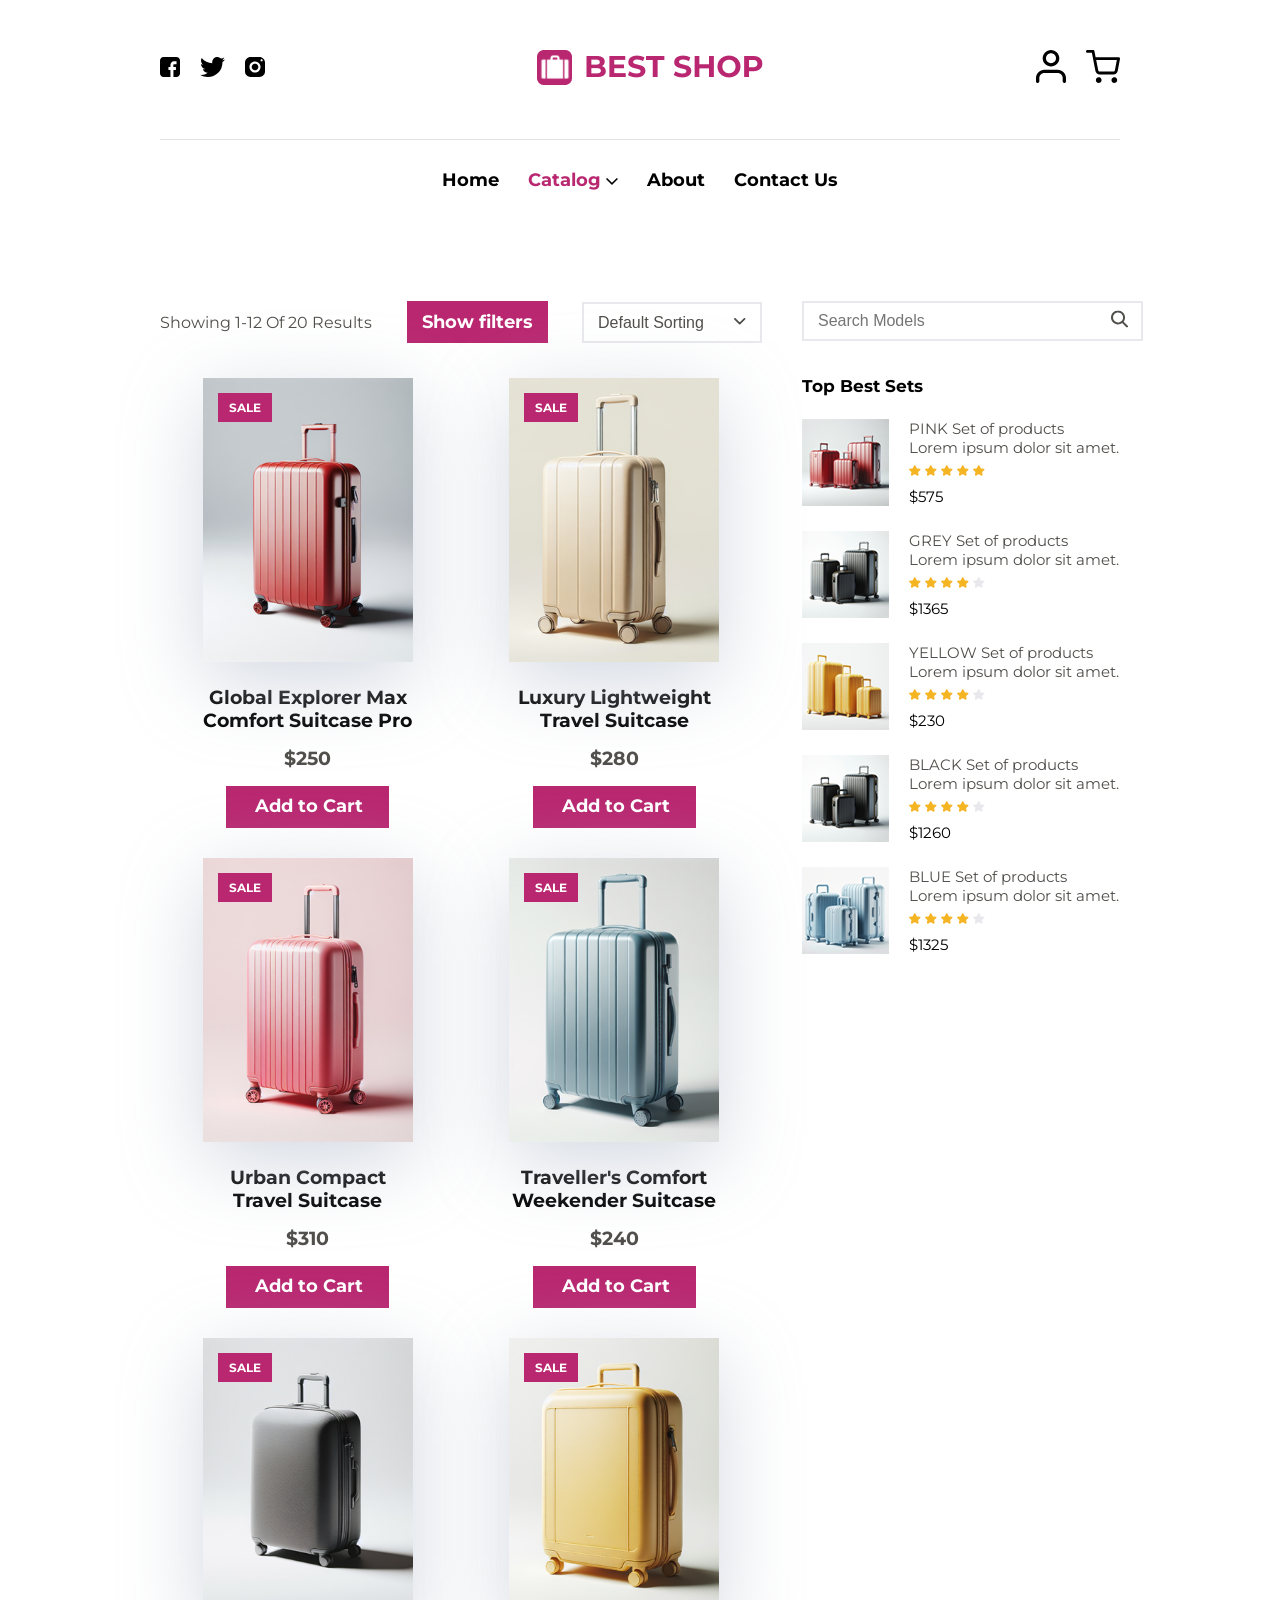
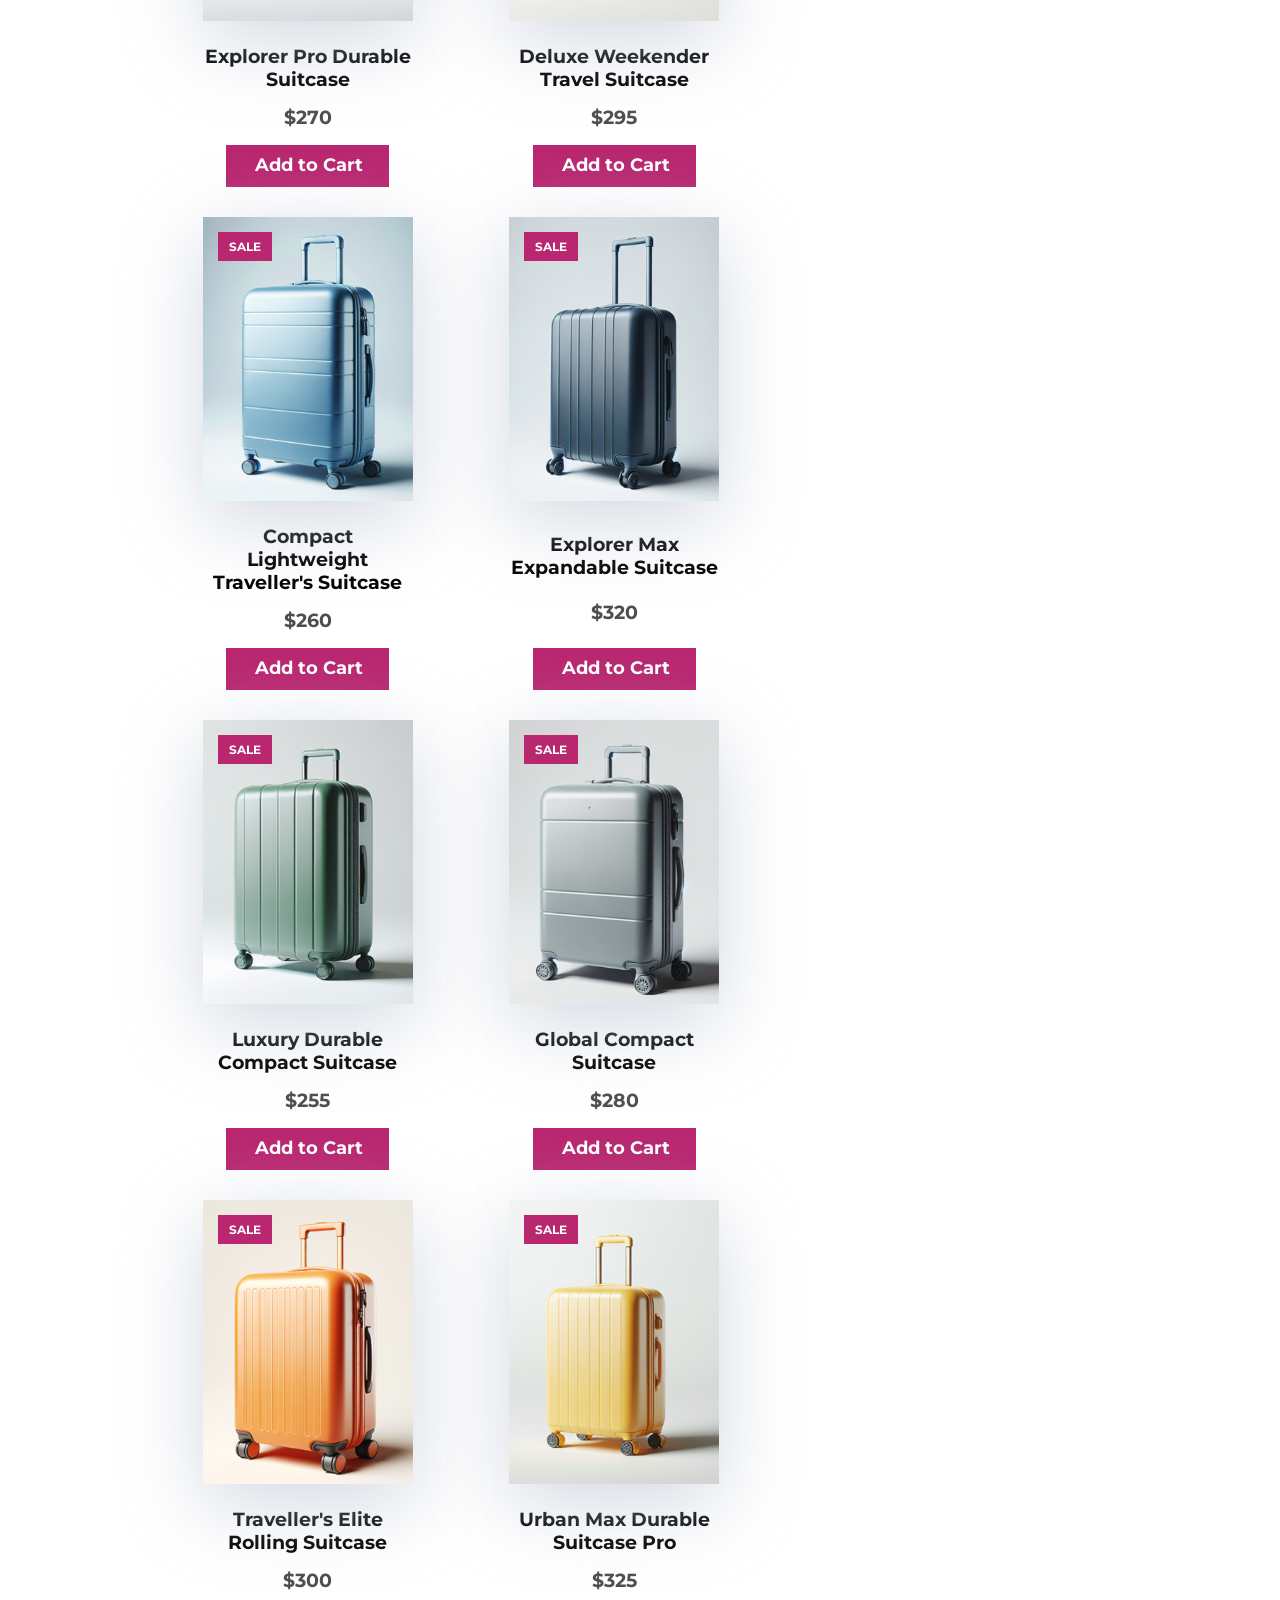
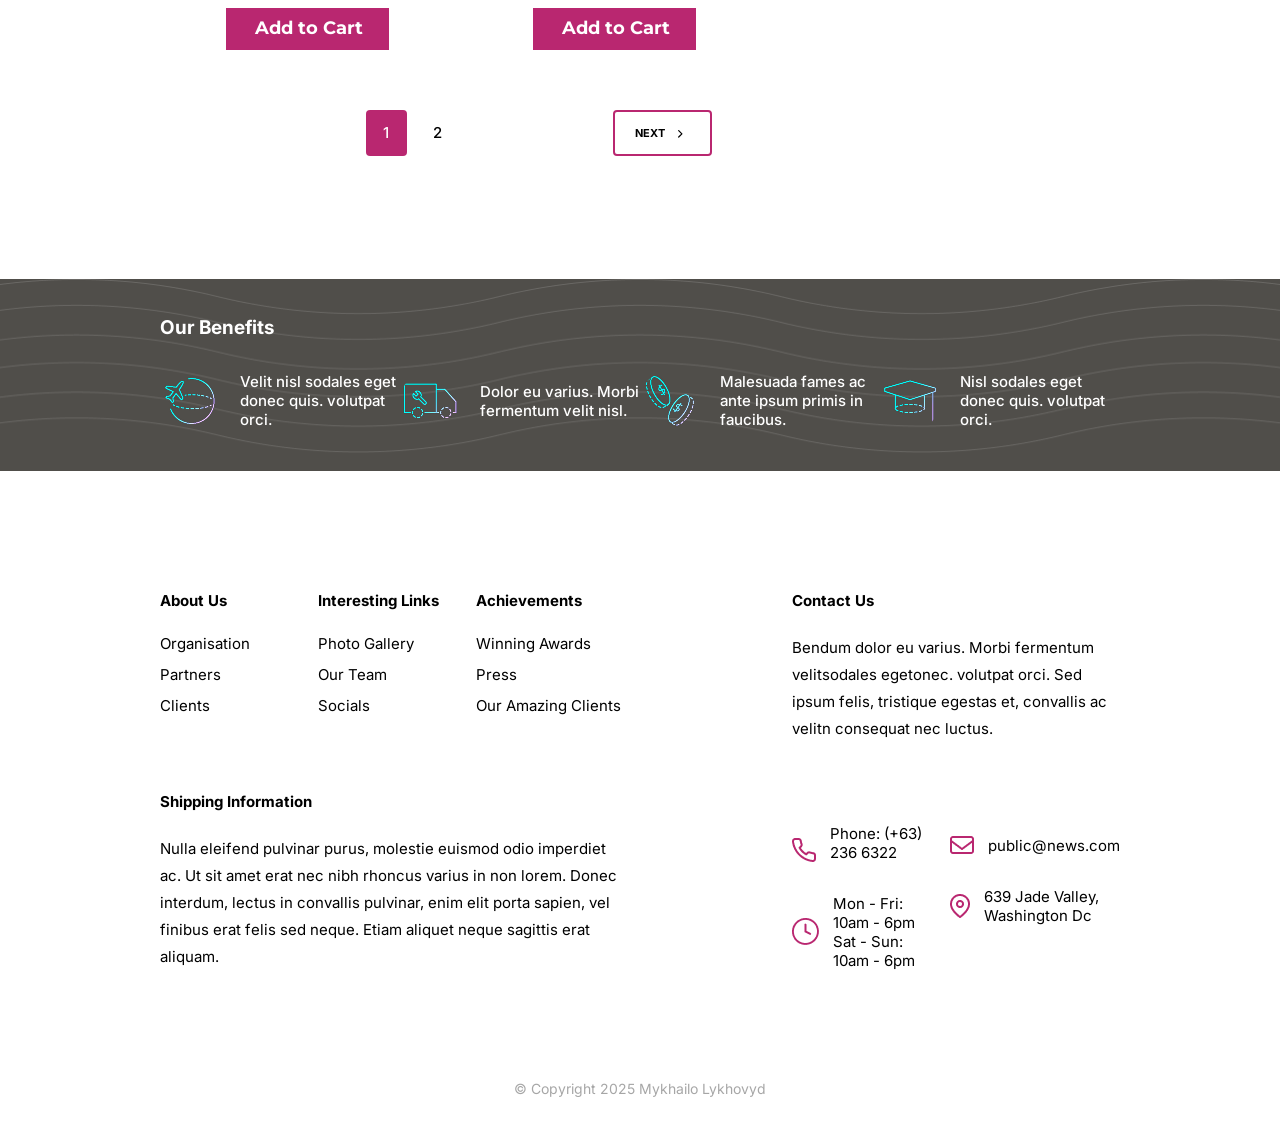
<file: catalog.html>
<!DOCTYPE html>
<html lang="en">

<head>
    <meta charset="UTF-8">
    <meta name="viewport" content="width=device-width, initial-scale=1.0">
    <title>Suitcase e-shop - Catalog Page</title>
    <link rel="stylesheet" href="css/main.css">
    <link rel="preconnect" href="https://fonts.googleapis.com">
    <link rel="preconnect" href="https://fonts.gstatic.com" crossorigin>
    <link
        href="https://fonts.googleapis.com/css2?family=Inter:opsz,wght@14..32,100..900&family=Montserrat:wght@100..900&display=swap"
        rel="stylesheet">
</head>

<body>
    <header>
    <div class="container">
        <div class="top-header-block">
            <ul class="social-icons">
                <li>
                    <a href="#" target="_blank" rel="noopener noreferrer">
                        <img src="assets/images/social-svg/facebook.svg" alt="facebook icon">
                    </a>
                </li>
                <li>
                    <a href="#" target="_blank" rel="noopener noreferrer">
                        <img src="assets/images/social-svg/twitter.svg" alt="twitter icon">
                    </a>
                </li>
                <li>
                    <a href="#" target="_blank" rel="noopener noreferrer">
                        <img src="assets/images/social-svg/instagram.svg" alt="instagram icon">
                    </a>
                </li>
            </ul>
            <div class="logo">
                <a href="index.html">
                    <img src="assets/images/logo/logo.png" alt="Best Shop Logo">
                    <svg class="inner_bag" width="32" height="32" viewBox="0 0 32 32" fill="none"
                        xmlns="http://www.w3.org/2000/svg" xmlns:xlink="http://www.w3.org/1999/xlink">
                        <rect width="32" height="32" fill="url(#pattern0_7064_3)" />
                        <defs>
                            <pattern id="pattern0_7064_3" patternContentUnits="objectBoundingBox" width="1" height="1">
                                <use xlink:href="#image0_7064_3" transform="scale(0.00666667)" />
                            </pattern>
                            <image id="image0_7064_3" width="150" height="150" preserveAspectRatio="none"
                                xlink:href="[data-uri]" />
                        </defs>
                    </svg>
                </a>
            </div>
            <ul class="user-links">
                <li>
                    <a href="#" id="user-account" rel="noopener noreferrer">
                        <img src="assets/images/user-icons/user.svg" alt="User Login">
                    </a>
                </li>
                <li class="counter-container">
                    <a href="cart.html">
                        <img src="assets/images/user-icons/shopping-cart.svg" alt="shopping cart">
                    </a>
                    <span class="cart-counter"></span>
                </li>
            </ul>
        </div>
        <nav>
            <button class="hamburger" aria-label="Toggle menu">
                <span></span>
                <span></span>
                <span></span>
            </button>
            <ul class="main-nav">
                <li><a href="index.html">Home</a></li>
                <li><a href="catalog.html">Catalog
                        <img src="assets/images/menu-arrow.svg" alt="Menu drop-down arrow"></a></li>
                <li><a href="about.html">About</a></li>
                <li><a href="contact.html" id="nav-contact">Contact Us</a></li>
            </ul>
        </nav>
    </div>
</header>
<div class="scroll-trigger"></div>
<!-- Popup modal -->
<div id="user-popup" class="popup-overlay">
    <div class="popup-content">
        <form class="login-form" id="login-form">
            <label for="user-email" class="login-input-label">Email address <span class="required-star">*</span></label>
            <input id="user-email" type="email" name="user-email" autocomplete="off">
            <div class="password-wrap">
                <label for="password" class="login-input-label">Password <span class="required-star">*</span></label>
                <input id="password" type="password" name="password" required>
                <span id="togglePassword" class="toggle-eye">
                    <img src="assets/images/header/password-hide-icon.svg" alt="password hide">
                </span>
            </div>
            <div class="login-form-bottom">
                <label class="checkbox-label">
                    <input type="checkbox" id="login-remember" name="login-remember">
                    <span class="checkmark"></span>
                    <span class="text">Remember me</span>
                </label>
                <p class="forgot-password"><a href="#">Forgot Your Password?</a></p>
            </div>
            <button class="btn btn--user-login">Log In</button>
        </form>
    </div>
</div>
    <main class="catalog-page container">
        <div class="catalog-left-column">
            <div class="catalog-top-bar">
                <p>Showing <span class="paginated-items">1-12</span> Of <span class="paginated-total">20</span> Results
                </p>
                <button id="toggle-btn" class="btn btn--show-filters">Show filters</button>

                <select id="sort-select" aria-label="Sort products" class="sorting-select">
                    <option value="default">Default Sorting</option>
                    <option value="price-asc">Price: Low → High</option>
                    <option value="price-desc">Price: High → Low</option>
                    <option value="popularity-desc">Popularity</option>
                    <option value="rating-desc">Rating</option>
                </select>
            </div>
            <section id="filters" class="slide">
                <div class="filters-container">
                    <div class="filters-select-container">
                        <label for="size-select">Size</label>
                        <select id="size-select" class="sorting-select">
                            <option value="">Choose option</option>
                        </select>
                    </div>
                    <div class="filters-select-container">
                        <label for="color-select">Color</label>
                        <select id="color-select" class="sorting-select">
                            <option value="">Choose option</option>
                        </select>
                    </div>
                    <div class="filters-select-container">
                        <label for="category-select">Category</label>
                        <select id="category-select" class="sorting-select">
                            <option value="">Choose option</option>
                        </select>
                    </div>
                    <div class="filters-select-container">
                        <label class="sales-radio" for="sales-radio">Sales</label>
                        <input type="radio" id="sales-radio" name="sales" value="sales">
                    </div>
                    
                </div>
                <button id="clear-filters" class="btn btn--show-filters">Clear Filters</button>

            </section>
            <ul class="catalog-list">
                <!-- Products placeholder here -->
            </ul>
            <div class="pagination"></div>
        </div>
        <div class="catalog-right-column">
            <div class="catalog-top-bar-right">
                <input id="model-search" type="text" placeholder="Search Models" class="search-input" />
                <span class="search-icon">
                    <svg width="18" height="17" viewBox="0 0 18 17" fill="none" xmlns="http://www.w3.org/2000/svg">
                        <path
                            d="M15.325 16.7022L11.225 12.6022C9.81021 13.6688 8.04395 14.1598 6.28173 13.9764C4.51951 13.793 2.89219 12.9488 1.72734 11.6139C0.562483 10.2789 -0.0534098 8.55221 0.00363644 6.78139C0.0606827 5.01058 0.786432 3.32712 2.03479 2.06988C3.28315 0.812651 4.96143 0.0749971 6.7318 0.00541122C8.50216 -0.0641747 10.2332 0.539474 11.5764 1.69484C12.9195 2.85021 13.7752 4.47152 13.9711 6.23239C14.1669 7.99326 13.6885 9.76296 12.632 11.1852L16.732 15.2852C16.8275 15.3775 16.9037 15.4878 16.9561 15.6098C17.0085 15.7318 17.0361 15.8631 17.0372 15.9958C17.0384 16.1286 17.0131 16.2603 16.9628 16.3832C16.9125 16.5061 16.8383 16.6177 16.7444 16.7116C16.6505 16.8055 16.5388 16.8798 16.4159 16.9301C16.293 16.9804 16.1614 17.0057 16.0286 17.0045C15.8958 17.0033 15.7646 16.9758 15.6426 16.9233C15.5206 16.8709 15.4102 16.7948 15.318 16.6992L15.325 16.7022ZM2.03198 6.99525C2.03198 7.98415 2.32522 8.95085 2.87463 9.7731C3.42404 10.5953 4.20493 11.2362 5.11856 11.6146C6.03219 11.9931 7.03752 12.0921 8.00743 11.8992C8.97733 11.7062 9.86825 11.23 10.5675 10.5308C11.2668 9.83152 11.743 8.9406 11.9359 7.9707C12.1288 7.00079 12.0298 5.99546 11.6514 5.08183C11.2729 4.1682 10.6321 3.38731 9.80983 2.8379C8.98758 2.28849 8.02088 1.99525 7.03198 1.99525C5.7063 1.99657 4.4353 2.52378 3.49791 3.46118C2.56051 4.39857 2.0333 5.66957 2.03198 6.99525Z"
                            fill="#504E4A" />
                    </svg>

                </span>
            </div>
            <div id="search-popup" class="popup-overlay">
                <div class="popup-content">
                    Product not found
                </div>
            </div>
            <div class="sets">
                <p class="sets-title">
                    Top Best Sets
                </p>
                <ul class="sets-list">
                    <!-- Render Set Lists - here -->

                </ul>
            </div>
        </div>
    </main>
    <footer>
    <section class="benefits">
        <div class="container">
            <h3 class="benefits-title">Our Benefits</h3>
            <ul class="benefit-items">
                <li class="benefit-item">
                    <img src="assets/images/footer/benefit-icon-1.png" alt="Our Benefit">
                    <p class="benefit-text">Velit nisl sodales eget donec quis. volutpat orci.</p>
                </li>
                <li class="benefit-item">
                    <img src="assets/images/footer/benefit-icon-2.png" alt="Our Benefit">
                    <p class="benefit-text">Dolor eu varius. Morbi fermentum velit nisl.</p>
                </li>
                <li class="benefit-item">
                    <img src="assets/images/footer/benefit-icon-3.png" alt="Our Benefit">
                    <p class="benefit-text">Malesuada fames ac ante ipsum primis in faucibus.</p>
                </li>
                <li class="benefit-item">
                    <img src="assets/images/footer/benefit-icon-4.png" alt="Our Benefit">
                    <p class="benefit-text">Nisl sodales eget donec quis. volutpat orci.</p>
                </li>
            </ul>
        </div>
    </section>
    <section class="container grid-footer-container">
        <div class="block1">
            <h3><a href="about.html">About Us</a></h3>
            <ul class="footer-links-list">
                <li>Organisation</li>
                <li>Partners</li>
                <li>Clients</li>
            </ul>
        </div>
        <div class="block2">
            <h3>Interesting Links</h3>
            <ul class="footer-links-list">
                <li>Photo Gallery</li>
                <li>Our Team</li>
                <li>Socials</li>
            </ul>
        </div>
        <div class="block3">
            <h3>Achievements</h3>
            <ul class="footer-links-list">
                <li>Winning Awards</li>
                <li>Press</li>
                <li>Our Amazing Clients</li>
            </ul>
        </div>
        <div class="block4">
            <h3><a href="contact.html">Contact Us</a></h3>
            <p class="footer-contact-info">Bendum dolor eu varius. Morbi fermentum velitsodales egetonec. volutpat orci.
                Sed ipsum felis, tristique
                egestas et, convallis ac velitn consequat nec luctus.</p>
        </div>
        <div class="block5">
            <h3>Shipping Information</h3>
            <p class="footer-contact-info">Nulla eleifend pulvinar purus, molestie euismod odio imperdiet ac. Ut sit
                amet erat nec nibh rhoncus varius in non lorem. Donec interdum, lectus in convallis pulvinar, enim elit
                porta sapien, vel finibus erat felis sed neque. Etiam aliquet neque sagittis erat aliquam.</p>
        </div>
        <div class="block6">
            <div class="footer-phone phone">
                <img src="assets/images/footer/footer-icon-1.png" alt="Phone icon">
                <p>Phone: (+63) 236 6322</p>
            </div>
            <div class="footer-date-loc">
                <img src="assets/images/footer/footer-icon-3.png" alt="Phone icon">
                <div class="footer-dates">
                    <p>Mon - Fri: 10am - 6pm</p>
                    <p>Sat - Sun: 10am - 6pm</p>
                </div>
            </div>
        </div>
        <div class="block7">
            <div class="footer-phone">
                <img src="assets/images/footer/footer-icon-2.png" alt="Email icon">
                <p>public@news.com</p>
            </div>
            <div class="footer-date-loc">
                <img src="assets/images/footer/footer-icon-4.png" alt="Phone icon">
                <div class="footer-dates">
                    <p>639 Jade Valley,</p>
                    <p>Washington Dc</p>
                </div>
            </div>
        </div>
    </section>
    <p class="copyright">© Copyright 2025 Mykhailo Lykhovyd</p>
</footer>
    <script src="js/catalog.js"></script>
</body>
</html>
</file>
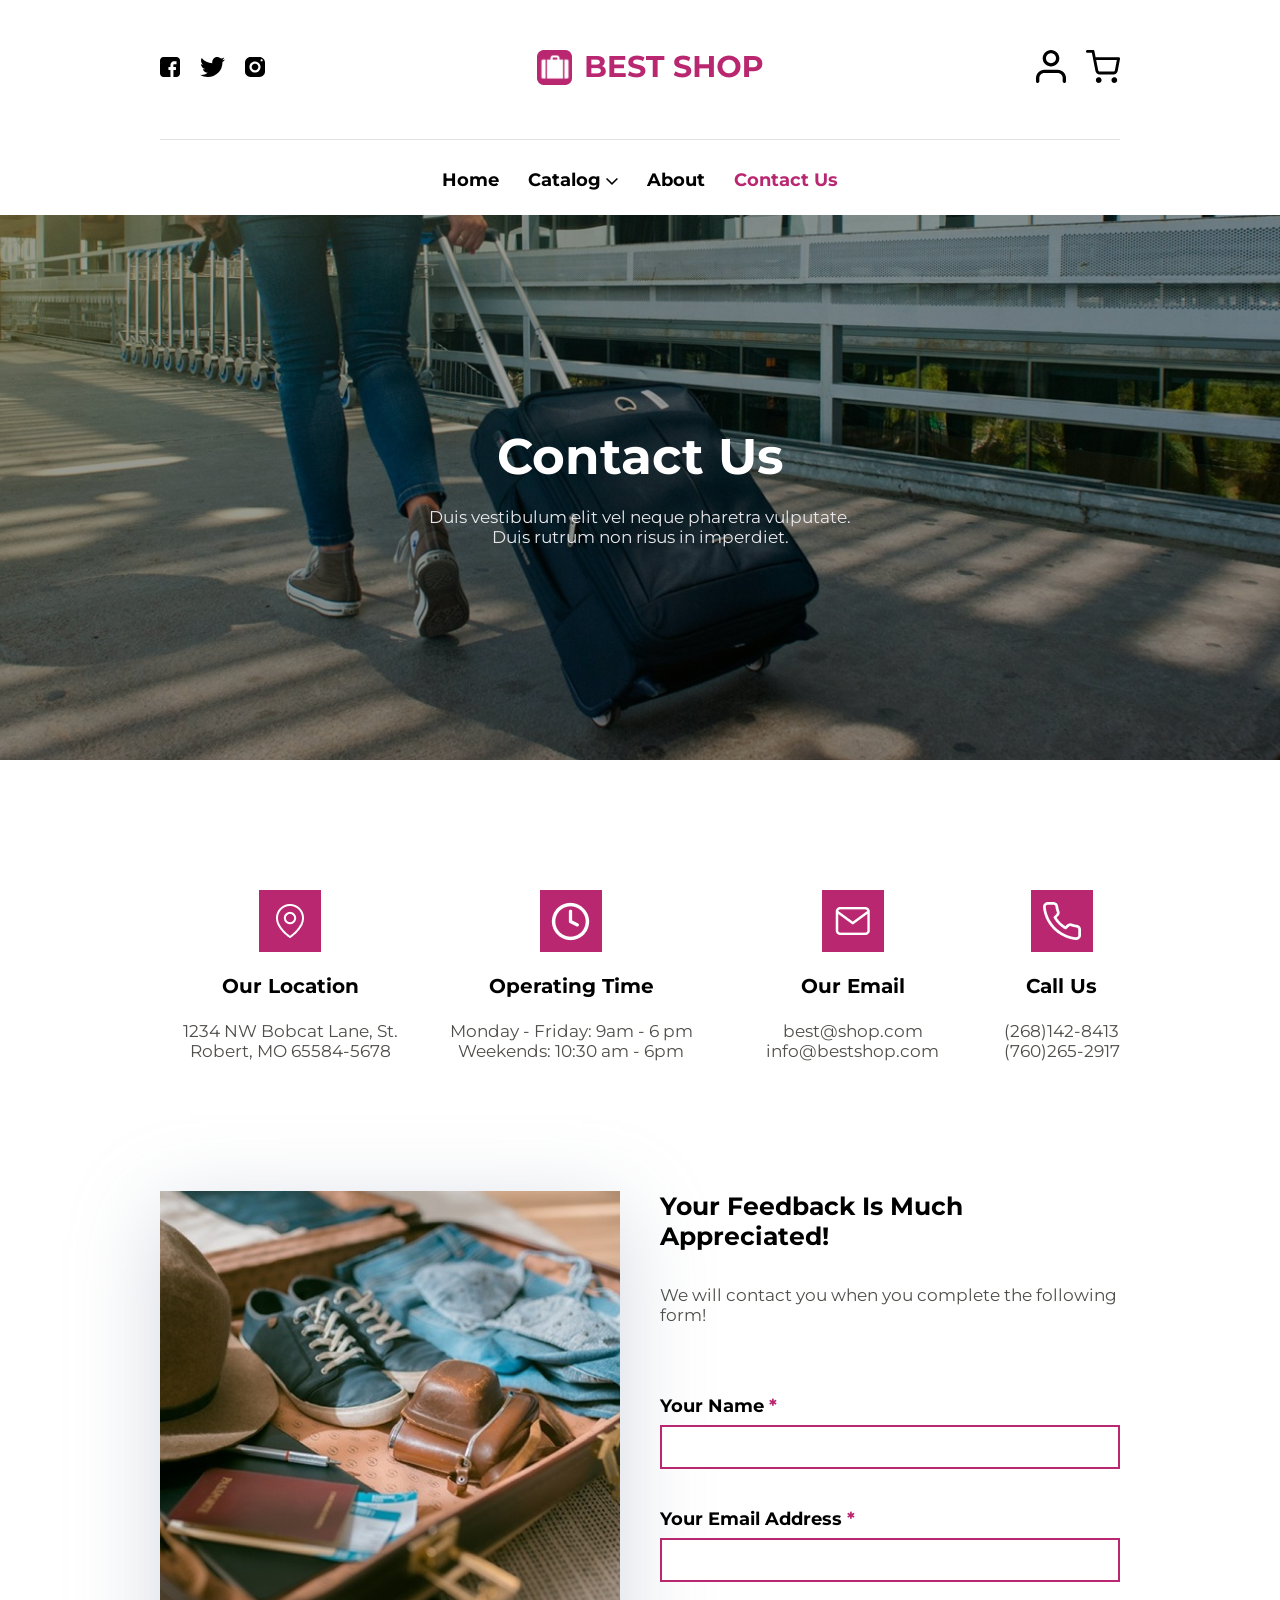
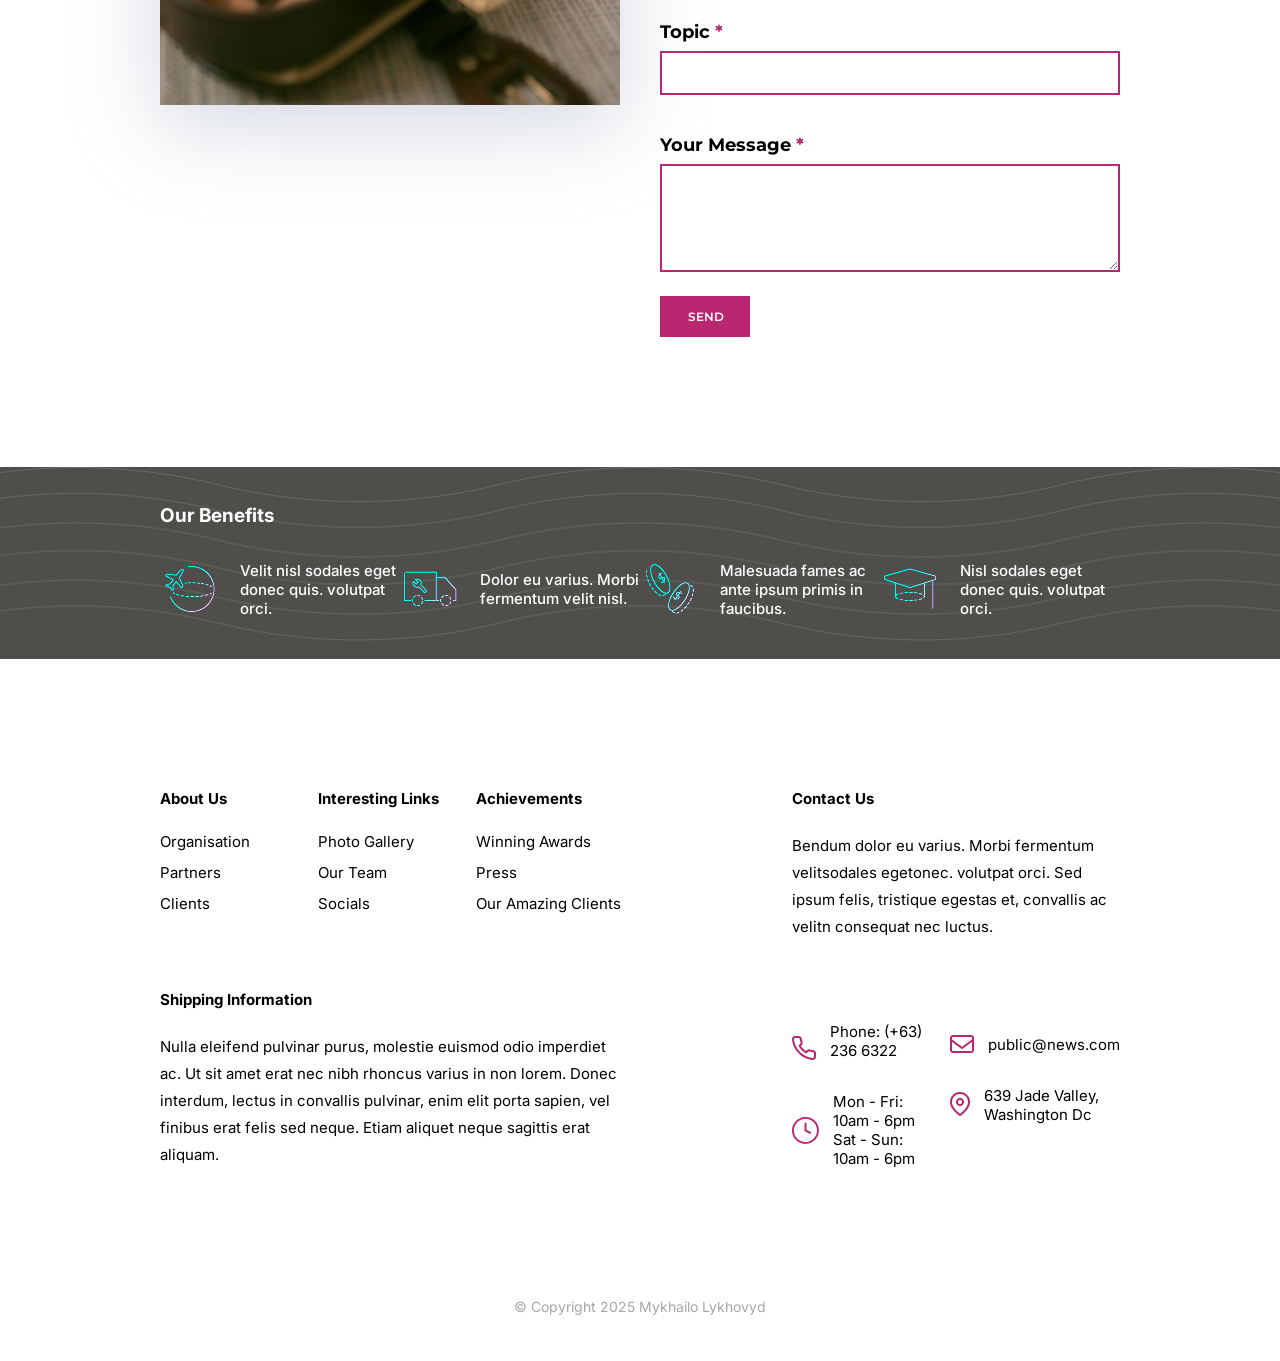
<file: contact.html>
<!DOCTYPE html>
<html lang="en">

<head>
    <meta charset="UTF-8">
    <meta name="viewport" content="width=device-width, initial-scale=1.0">
    <title>Suitcase e-shop - Contact Page</title>
    <link rel="stylesheet" href="css/main.css">
    <link rel="preconnect" href="https://fonts.googleapis.com">
    <link rel="preconnect" href="https://fonts.gstatic.com" crossorigin>
    <link
        href="https://fonts.googleapis.com/css2?family=Inter:opsz,wght@14..32,100..900&family=Montserrat:wght@100..900&display=swap"
        rel="stylesheet">
</head>

<body class="contact">
    <header>
    <div class="container">
        <div class="top-header-block">
            <ul class="social-icons">
                <li>
                    <a href="#" target="_blank" rel="noopener noreferrer">
                        <img src="assets/images/social-svg/facebook.svg" alt="facebook icon">
                    </a>
                </li>
                <li>
                    <a href="#" target="_blank" rel="noopener noreferrer">
                        <img src="assets/images/social-svg/twitter.svg" alt="twitter icon">
                    </a>
                </li>
                <li>
                    <a href="#" target="_blank" rel="noopener noreferrer">
                        <img src="assets/images/social-svg/instagram.svg" alt="instagram icon">
                    </a>
                </li>
            </ul>
            <div class="logo">
                <a href="index.html">
                    <img src="assets/images/logo/logo.png" alt="Best Shop Logo">
                    <svg class="inner_bag" width="32" height="32" viewBox="0 0 32 32" fill="none"
                        xmlns="http://www.w3.org/2000/svg" xmlns:xlink="http://www.w3.org/1999/xlink">
                        <rect width="32" height="32" fill="url(#pattern0_7064_3)" />
                        <defs>
                            <pattern id="pattern0_7064_3" patternContentUnits="objectBoundingBox" width="1" height="1">
                                <use xlink:href="#image0_7064_3" transform="scale(0.00666667)" />
                            </pattern>
                            <image id="image0_7064_3" width="150" height="150" preserveAspectRatio="none"
                                xlink:href="[data-uri]" />
                        </defs>
                    </svg>
                </a>
            </div>
            <ul class="user-links">
                <li>
                    <a href="#" id="user-account" rel="noopener noreferrer">
                        <img src="assets/images/user-icons/user.svg" alt="User Login">
                    </a>
                </li>
                <li class="counter-container">
                    <a href="cart.html">
                        <img src="assets/images/user-icons/shopping-cart.svg" alt="shopping cart">
                    </a>
                    <span class="cart-counter"></span>
                </li>
            </ul>
        </div>
        <nav>
            <button class="hamburger" aria-label="Toggle menu">
                <span></span>
                <span></span>
                <span></span>
            </button>
            <ul class="main-nav">
                <li><a href="index.html">Home</a></li>
                <li><a href="catalog.html">Catalog
                        <img src="assets/images/menu-arrow.svg" alt="Menu drop-down arrow"></a></li>
                <li><a href="about.html">About</a></li>
                <li><a href="contact.html" id="nav-contact">Contact Us</a></li>
            </ul>
        </nav>
    </div>
</header>
<div class="scroll-trigger"></div>
<!-- Popup modal -->
<div id="user-popup" class="popup-overlay">
    <div class="popup-content">
        <form class="login-form" id="login-form">
            <label for="user-email" class="login-input-label">Email address <span class="required-star">*</span></label>
            <input id="user-email" type="email" name="user-email" autocomplete="off">
            <div class="password-wrap">
                <label for="password" class="login-input-label">Password <span class="required-star">*</span></label>
                <input id="password" type="password" name="password" required>
                <span id="togglePassword" class="toggle-eye">
                    <img src="assets/images/header/password-hide-icon.svg" alt="password hide">
                </span>
            </div>
            <div class="login-form-bottom">
                <label class="checkbox-label">
                    <input type="checkbox" id="login-remember" name="login-remember">
                    <span class="checkmark"></span>
                    <span class="text">Remember me</span>
                </label>
                <p class="forgot-password"><a href="#">Forgot Your Password?</a></p>
            </div>
            <button class="btn btn--user-login">Log In</button>
        </form>
    </div>
</div>
    <main>
        <section class="contact-breadcrumb">
            <h1>Contact Us</h1>
            <p>Duis vestibulum elit vel neque pharetra vulputate. Duis rutrum non risus in imperdiet.</p>
        </section>
        <section class="container">
            <ul class="contact-options">
                <li class="contact-options-item">
                    <img src="assets/images/contact/contact-option-1.png" alt="Our Location">
                    <h3>Our Location</h3>
                    <p>1234 NW Bobcat Lane, St. Robert, MO 65584-5678</p>
                </li>
                <li class="contact-options-item">
                    <img src="assets/images/contact/contact-option-2.png" alt="Operating Time">
                    <h3>Operating Time</h3>
                    <p>Monday - Friday: 9am - 6 pm Weekends: 10:30 am - 6pm</p>
                </li>
                <li class="contact-options-item">
                    <img src="assets/images/contact/contact-option-3.png" alt="Our Email">
                    <h3>Our Email</h3>
                    <p>best@shop.com info@bestshop.com</p>
                </li>
                <li class="contact-options-item">
                    <img src="assets/images/contact/contact-option-4.png" alt="Call Us">
                    <h3>Call Us</h3>
                    <p>(268)142-8413  <br/>  (760)265-2917</p>
                </li>
            </ul>
        </section>
        <section class="container feedback-block">
            <div class="feedback-left">
                <img src="assets/images/contact/contact-feedback.jpg" alt="feedback">
            </div>
            <div class="feedback-right">
                <h3>Your Feedback Is Much Appreciated!</h3>
                <p>We will contact you when you complete the following form!</p>
                <form id="contact-form" class="contact-form">
                    <div class="contact-form-group">
                        <label for="name">Your Name <span class="required-star">*</span></label>
                        <input type="text" id="name" name="name" required autocomplete="off">
                    </div>

                    <div class="contact-form-group">
                        <label for="email">Your Email Address <span class="required-star">*</span></label>
                        <input type="email" id="email" name="email" required autocomplete="off">
                        <span id="email-error" class="error-msg"></span>
                    </div>
                   
                    <div class="contact-form-group">
                        <label for="topic">Topic <span class="required-star">*</span></label>
                        <input type="text" id="topic" name="topic" required>
                    </div>

                    <div class="contact-form-group">
                        <label for="message">Your Message <span class="required-star">*</span></label>
                        <textarea id="message" name="message" rows="5" required></textarea>
                    </div>
                    
                    <button type="submit" class="btn btn--btn-contact">Send</button>
                    <p class="form-message" id="form-message"></p>
                </form>
            </div>
        </section>
    </main>
    <footer>
    <section class="benefits">
        <div class="container">
            <h3 class="benefits-title">Our Benefits</h3>
            <ul class="benefit-items">
                <li class="benefit-item">
                    <img src="assets/images/footer/benefit-icon-1.png" alt="Our Benefit">
                    <p class="benefit-text">Velit nisl sodales eget donec quis. volutpat orci.</p>
                </li>
                <li class="benefit-item">
                    <img src="assets/images/footer/benefit-icon-2.png" alt="Our Benefit">
                    <p class="benefit-text">Dolor eu varius. Morbi fermentum velit nisl.</p>
                </li>
                <li class="benefit-item">
                    <img src="assets/images/footer/benefit-icon-3.png" alt="Our Benefit">
                    <p class="benefit-text">Malesuada fames ac ante ipsum primis in faucibus.</p>
                </li>
                <li class="benefit-item">
                    <img src="assets/images/footer/benefit-icon-4.png" alt="Our Benefit">
                    <p class="benefit-text">Nisl sodales eget donec quis. volutpat orci.</p>
                </li>
            </ul>
        </div>
    </section>
    <section class="container grid-footer-container">
        <div class="block1">
            <h3><a href="about.html">About Us</a></h3>
            <ul class="footer-links-list">
                <li>Organisation</li>
                <li>Partners</li>
                <li>Clients</li>
            </ul>
        </div>
        <div class="block2">
            <h3>Interesting Links</h3>
            <ul class="footer-links-list">
                <li>Photo Gallery</li>
                <li>Our Team</li>
                <li>Socials</li>
            </ul>
        </div>
        <div class="block3">
            <h3>Achievements</h3>
            <ul class="footer-links-list">
                <li>Winning Awards</li>
                <li>Press</li>
                <li>Our Amazing Clients</li>
            </ul>
        </div>
        <div class="block4">
            <h3><a href="contact.html">Contact Us</a></h3>
            <p class="footer-contact-info">Bendum dolor eu varius. Morbi fermentum velitsodales egetonec. volutpat orci.
                Sed ipsum felis, tristique
                egestas et, convallis ac velitn consequat nec luctus.</p>
        </div>
        <div class="block5">
            <h3>Shipping Information</h3>
            <p class="footer-contact-info">Nulla eleifend pulvinar purus, molestie euismod odio imperdiet ac. Ut sit
                amet erat nec nibh rhoncus varius in non lorem. Donec interdum, lectus in convallis pulvinar, enim elit
                porta sapien, vel finibus erat felis sed neque. Etiam aliquet neque sagittis erat aliquam.</p>
        </div>
        <div class="block6">
            <div class="footer-phone phone">
                <img src="assets/images/footer/footer-icon-1.png" alt="Phone icon">
                <p>Phone: (+63) 236 6322</p>
            </div>
            <div class="footer-date-loc">
                <img src="assets/images/footer/footer-icon-3.png" alt="Phone icon">
                <div class="footer-dates">
                    <p>Mon - Fri: 10am - 6pm</p>
                    <p>Sat - Sun: 10am - 6pm</p>
                </div>
            </div>
        </div>
        <div class="block7">
            <div class="footer-phone">
                <img src="assets/images/footer/footer-icon-2.png" alt="Email icon">
                <p>public@news.com</p>
            </div>
            <div class="footer-date-loc">
                <img src="assets/images/footer/footer-icon-4.png" alt="Phone icon">
                <div class="footer-dates">
                    <p>639 Jade Valley,</p>
                    <p>Washington Dc</p>
                </div>
            </div>
        </div>
    </section>
    <p class="copyright">© Copyright 2025 Mykhailo Lykhovyd</p>
</footer>
    <script src="js/main.js"></script>
    <script src="js/contact.js"></script>
</body>
</html>
</file>
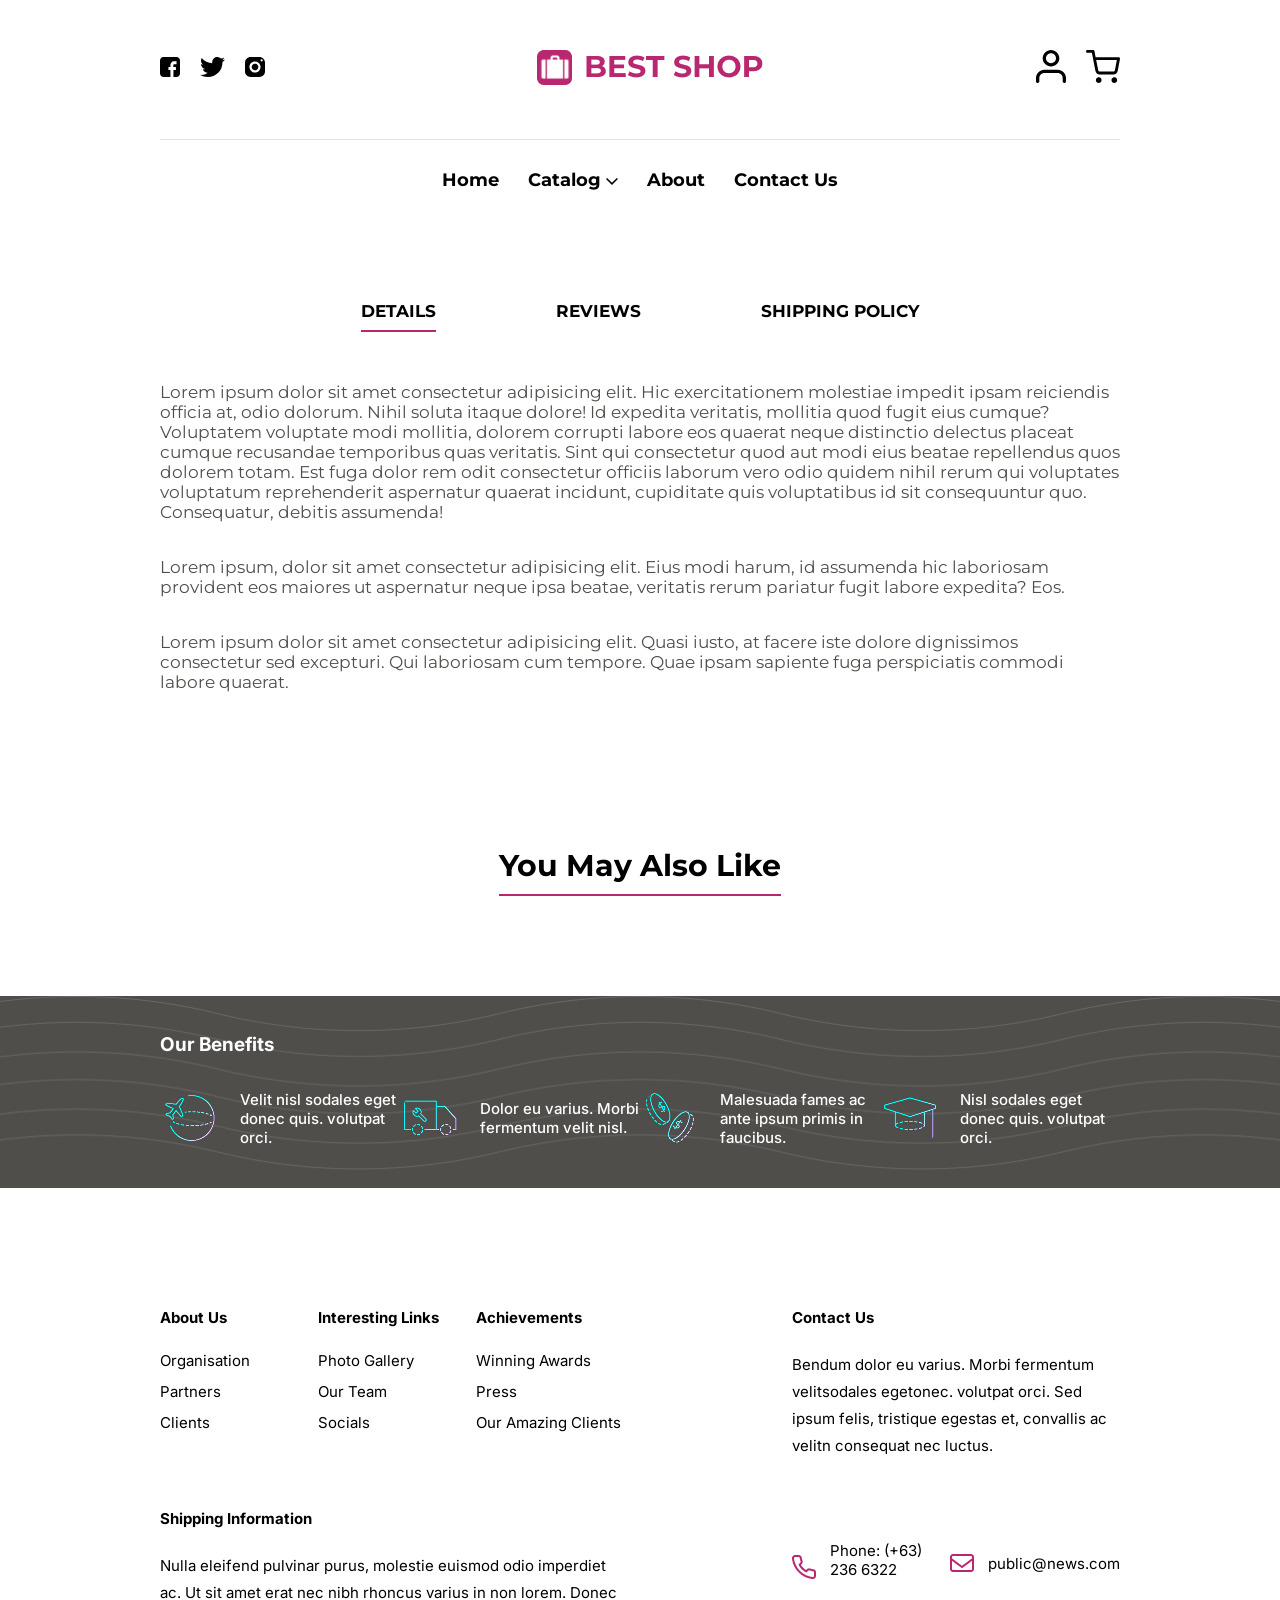
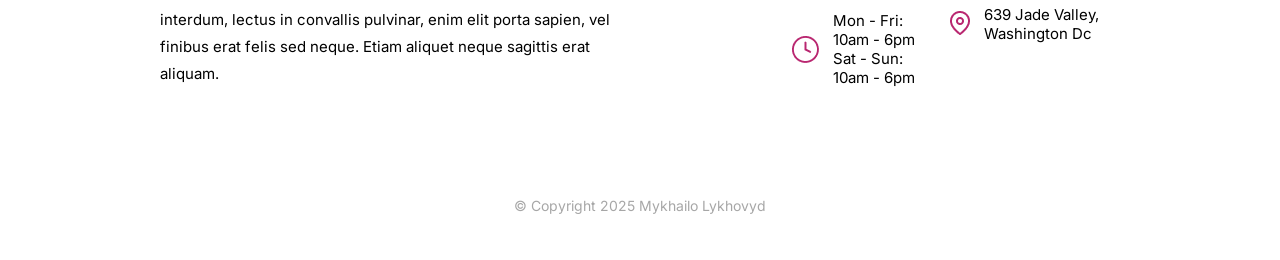
<file: product-details.html>
<!DOCTYPE html>
<html lang="en">

<head>
    <meta charset="UTF-8">
    <meta name="viewport" content="width=device-width, initial-scale=1.0">
    <title>Suitcase e-shop - Product Details page</title>
    <link rel="stylesheet" href="css/main.css">
    <link rel="preconnect" href="https://fonts.googleapis.com">
    <link rel="preconnect" href="https://fonts.gstatic.com" crossorigin>
    <link
        href="https://fonts.googleapis.com/css2?family=Inter:opsz,wght@14..32,100..900&family=Montserrat:wght@100..900&display=swap"
        rel="stylesheet">
</head>

<body>
    <header>
    <div class="container">
        <div class="top-header-block">
            <ul class="social-icons">
                <li>
                    <a href="#" target="_blank" rel="noopener noreferrer">
                        <img src="assets/images/social-svg/facebook.svg" alt="facebook icon">
                    </a>
                </li>
                <li>
                    <a href="#" target="_blank" rel="noopener noreferrer">
                        <img src="assets/images/social-svg/twitter.svg" alt="twitter icon">
                    </a>
                </li>
                <li>
                    <a href="#" target="_blank" rel="noopener noreferrer">
                        <img src="assets/images/social-svg/instagram.svg" alt="instagram icon">
                    </a>
                </li>
            </ul>
            <div class="logo">
                <a href="index.html">
                    <img src="assets/images/logo/logo.png" alt="Best Shop Logo">
                    <svg class="inner_bag" width="32" height="32" viewBox="0 0 32 32" fill="none"
                        xmlns="http://www.w3.org/2000/svg" xmlns:xlink="http://www.w3.org/1999/xlink">
                        <rect width="32" height="32" fill="url(#pattern0_7064_3)" />
                        <defs>
                            <pattern id="pattern0_7064_3" patternContentUnits="objectBoundingBox" width="1" height="1">
                                <use xlink:href="#image0_7064_3" transform="scale(0.00666667)" />
                            </pattern>
                            <image id="image0_7064_3" width="150" height="150" preserveAspectRatio="none"
                                xlink:href="[data-uri]" />
                        </defs>
                    </svg>
                </a>
            </div>
            <ul class="user-links">
                <li>
                    <a href="#" id="user-account" rel="noopener noreferrer">
                        <img src="assets/images/user-icons/user.svg" alt="User Login">
                    </a>
                </li>
                <li class="counter-container">
                    <a href="cart.html">
                        <img src="assets/images/user-icons/shopping-cart.svg" alt="shopping cart">
                    </a>
                    <span class="cart-counter"></span>
                </li>
            </ul>
        </div>
        <nav>
            <button class="hamburger" aria-label="Toggle menu">
                <span></span>
                <span></span>
                <span></span>
            </button>
            <ul class="main-nav">
                <li><a href="index.html">Home</a></li>
                <li><a href="catalog.html">Catalog
                        <img src="assets/images/menu-arrow.svg" alt="Menu drop-down arrow"></a></li>
                <li><a href="about.html">About</a></li>
                <li><a href="contact.html" id="nav-contact">Contact Us</a></li>
            </ul>
        </nav>
    </div>
</header>
<div class="scroll-trigger"></div>
<!-- Popup modal -->
<div id="user-popup" class="popup-overlay">
    <div class="popup-content">
        <form class="login-form" id="login-form">
            <label for="user-email" class="login-input-label">Email address <span class="required-star">*</span></label>
            <input id="user-email" type="email" name="user-email" autocomplete="off">
            <div class="password-wrap">
                <label for="password" class="login-input-label">Password <span class="required-star">*</span></label>
                <input id="password" type="password" name="password" required>
                <span id="togglePassword" class="toggle-eye">
                    <img src="assets/images/header/password-hide-icon.svg" alt="password hide">
                </span>
            </div>
            <div class="login-form-bottom">
                <label class="checkbox-label">
                    <input type="checkbox" id="login-remember" name="login-remember">
                    <span class="checkmark"></span>
                    <span class="text">Remember me</span>
                </label>
                <p class="forgot-password"><a href="#">Forgot Your Password?</a></p>
            </div>
            <button class="btn btn--user-login">Log In</button>
        </form>
    </div>
</div>
    <main class="product-page container">
        <section class="product-placeholder"></section>
        <section class="product-tabs">
            <div class="tabs">
                <button class="tab-button active" data-tab="tab1">DETAILS</button>
                <button class="tab-button" data-tab="tab2">REVIEWS</button>
                <button class="tab-button" data-tab="tab3">SHIPPING POLICY</button>
            </div>
            <div id="tab1" class="tab-content active">
                <p>Lorem ipsum dolor sit amet consectetur adipisicing elit. Hic exercitationem molestiae impedit ipsam
                    reiciendis officia at, odio dolorum. Nihil soluta itaque dolore! Id expedita veritatis, mollitia
                    quod fugit eius cumque?
                    Voluptatem voluptate modi mollitia, dolorem corrupti labore eos quaerat neque distinctio delectus
                    placeat cumque recusandae temporibus quas veritatis. Sint qui consectetur quod aut modi eius beatae
                    repellendus quos dolorem totam.
                    Est fuga dolor rem odit consectetur officiis laborum vero odio quidem nihil rerum qui voluptates
                    voluptatum reprehenderit aspernatur quaerat incidunt, cupiditate quis voluptatibus id sit
                    consequuntur quo. Consequatur, debitis assumenda!</p>
                <p>Lorem ipsum, dolor sit amet consectetur adipisicing elit. Eius modi harum, id assumenda hic
                    laboriosam provident eos maiores ut aspernatur neque ipsa beatae, veritatis rerum pariatur fugit
                    labore expedita? Eos.</p>
                <p>Lorem ipsum dolor sit amet consectetur adipisicing elit. Quasi iusto, at facere iste dolore
                    dignissimos consectetur sed excepturi. Qui laboriosam cum tempore. Quae ipsam sapiente fuga
                    perspiciatis commodi labore quaerat.</p>
            </div>
            <div id="tab2" class="tab-content">
                <div class="reviews-main">
                    <div class="reviews-left">
                        <p class="reviews-list-title">
                            1 review for Global Explorer Max Comfort Suitcase Pro
                        </p>
                        <ul class="review-list">
                            <li class="review-item">
                                <img src="assets/images/product-page/reviewer-picture.png" alt="User">
                                <div class="review-group">
                                    <div class="review-heading">
                                        <p class="reviewer-name">
                                            Ella Harper
                                            <span class="review-date">
                                                / June 11, 2025
                                            </span>
                                        </p>
                                        <div class="review-rating">
                                            <svg width="17" height="15" viewBox="0 0 17 15" fill="none"
                                                xmlns="http://www.w3.org/2000/svg">
                                                <path
                                                    d="M7.26648 0.552932C7.34952 0.386788 7.47719 0.247054 7.63518 0.149392C7.79317 0.0517301 7.97524 0 8.16098 0C8.34672 0 8.52879 0.0517301 8.68678 0.149392C8.84477 0.247054 8.97244 0.386788 9.05548 0.552932L10.7695 3.98593C10.8436 4.13421 10.9534 4.26174 11.089 4.35705C11.2247 4.45236 11.3819 4.51245 11.5465 4.53193L15.4385 4.99193C15.6302 5.01462 15.8113 5.09234 15.9598 5.21569C16.1084 5.33904 16.218 5.50276 16.2756 5.68707C16.3331 5.87138 16.336 6.06841 16.284 6.25435C16.232 6.44029 16.1273 6.60721 15.9825 6.73493L13.2045 9.18593C13.0728 9.30223 12.974 9.45119 12.9182 9.61779C12.8624 9.78439 12.8514 9.96276 12.8865 10.1349L13.6145 13.7119C13.652 13.8968 13.6365 14.0886 13.5697 14.2651C13.5029 14.4415 13.3876 14.5955 13.237 14.7092C13.0864 14.8228 12.9067 14.8916 12.7187 14.9075C12.5307 14.9234 12.342 14.8857 12.1745 14.7989L8.62148 12.9619C8.47933 12.8883 8.32158 12.8499 8.16148 12.8499C8.00139 12.8499 7.84363 12.8883 7.70148 12.9619L4.14648 14.7999C3.97895 14.8867 3.79028 14.9244 3.60227 14.9085C3.41426 14.8926 3.23458 14.8238 3.08398 14.7102C2.93339 14.5965 2.81803 14.4425 2.75123 14.2661C2.68443 14.0896 2.66892 13.8978 2.70648 13.7129L3.43448 10.1359C3.46952 9.96376 3.45858 9.78539 3.40275 9.61879C3.34692 9.45218 3.24819 9.30323 3.11648 9.18693L0.338482 6.73593C0.193686 6.60821 0.0889622 6.44129 0.0369568 6.25535C-0.0150486 6.06941 -0.0121117 5.87238 0.0454129 5.68807C0.102938 5.50376 0.21259 5.34004 0.361128 5.21669C0.509667 5.09334 0.69074 5.01562 0.882482 4.99293L4.77448 4.53293C4.9391 4.51345 5.0963 4.45336 5.23193 4.35805C5.36756 4.26274 5.47737 4.13521 5.55148 3.98693L7.26648 0.552932Z"
                                                    fill="#F5B423" />
                                            </svg>
                                            <svg width="17" height="15" viewBox="0 0 17 15" fill="none"
                                                xmlns="http://www.w3.org/2000/svg">
                                                <path
                                                    d="M7.26648 0.552932C7.34952 0.386788 7.47719 0.247054 7.63518 0.149392C7.79317 0.0517301 7.97524 0 8.16098 0C8.34672 0 8.52879 0.0517301 8.68678 0.149392C8.84477 0.247054 8.97244 0.386788 9.05548 0.552932L10.7695 3.98593C10.8436 4.13421 10.9534 4.26174 11.089 4.35705C11.2247 4.45236 11.3819 4.51245 11.5465 4.53193L15.4385 4.99193C15.6302 5.01462 15.8113 5.09234 15.9598 5.21569C16.1084 5.33904 16.218 5.50276 16.2756 5.68707C16.3331 5.87138 16.336 6.06841 16.284 6.25435C16.232 6.44029 16.1273 6.60721 15.9825 6.73493L13.2045 9.18593C13.0728 9.30223 12.974 9.45119 12.9182 9.61779C12.8624 9.78439 12.8514 9.96276 12.8865 10.1349L13.6145 13.7119C13.652 13.8968 13.6365 14.0886 13.5697 14.2651C13.5029 14.4415 13.3876 14.5955 13.237 14.7092C13.0864 14.8228 12.9067 14.8916 12.7187 14.9075C12.5307 14.9234 12.342 14.8857 12.1745 14.7989L8.62148 12.9619C8.47933 12.8883 8.32158 12.8499 8.16148 12.8499C8.00139 12.8499 7.84363 12.8883 7.70148 12.9619L4.14648 14.7999C3.97895 14.8867 3.79028 14.9244 3.60227 14.9085C3.41426 14.8926 3.23458 14.8238 3.08398 14.7102C2.93339 14.5965 2.81803 14.4425 2.75123 14.2661C2.68443 14.0896 2.66892 13.8978 2.70648 13.7129L3.43448 10.1359C3.46952 9.96376 3.45858 9.78539 3.40275 9.61879C3.34692 9.45218 3.24819 9.30323 3.11648 9.18693L0.338482 6.73593C0.193686 6.60821 0.0889622 6.44129 0.0369568 6.25535C-0.0150486 6.06941 -0.0121117 5.87238 0.0454129 5.68807C0.102938 5.50376 0.21259 5.34004 0.361128 5.21669C0.509667 5.09334 0.69074 5.01562 0.882482 4.99293L4.77448 4.53293C4.9391 4.51345 5.0963 4.45336 5.23193 4.35805C5.36756 4.26274 5.47737 4.13521 5.55148 3.98693L7.26648 0.552932Z"
                                                    fill="#F5B423" />
                                            </svg>
                                            <svg width="17" height="15" viewBox="0 0 17 15" fill="none"
                                                xmlns="http://www.w3.org/2000/svg">
                                                <path
                                                    d="M7.26648 0.552932C7.34952 0.386788 7.47719 0.247054 7.63518 0.149392C7.79317 0.0517301 7.97524 0 8.16098 0C8.34672 0 8.52879 0.0517301 8.68678 0.149392C8.84477 0.247054 8.97244 0.386788 9.05548 0.552932L10.7695 3.98593C10.8436 4.13421 10.9534 4.26174 11.089 4.35705C11.2247 4.45236 11.3819 4.51245 11.5465 4.53193L15.4385 4.99193C15.6302 5.01462 15.8113 5.09234 15.9598 5.21569C16.1084 5.33904 16.218 5.50276 16.2756 5.68707C16.3331 5.87138 16.336 6.06841 16.284 6.25435C16.232 6.44029 16.1273 6.60721 15.9825 6.73493L13.2045 9.18593C13.0728 9.30223 12.974 9.45119 12.9182 9.61779C12.8624 9.78439 12.8514 9.96276 12.8865 10.1349L13.6145 13.7119C13.652 13.8968 13.6365 14.0886 13.5697 14.2651C13.5029 14.4415 13.3876 14.5955 13.237 14.7092C13.0864 14.8228 12.9067 14.8916 12.7187 14.9075C12.5307 14.9234 12.342 14.8857 12.1745 14.7989L8.62148 12.9619C8.47933 12.8883 8.32158 12.8499 8.16148 12.8499C8.00139 12.8499 7.84363 12.8883 7.70148 12.9619L4.14648 14.7999C3.97895 14.8867 3.79028 14.9244 3.60227 14.9085C3.41426 14.8926 3.23458 14.8238 3.08398 14.7102C2.93339 14.5965 2.81803 14.4425 2.75123 14.2661C2.68443 14.0896 2.66892 13.8978 2.70648 13.7129L3.43448 10.1359C3.46952 9.96376 3.45858 9.78539 3.40275 9.61879C3.34692 9.45218 3.24819 9.30323 3.11648 9.18693L0.338482 6.73593C0.193686 6.60821 0.0889622 6.44129 0.0369568 6.25535C-0.0150486 6.06941 -0.0121117 5.87238 0.0454129 5.68807C0.102938 5.50376 0.21259 5.34004 0.361128 5.21669C0.509667 5.09334 0.69074 5.01562 0.882482 4.99293L4.77448 4.53293C4.9391 4.51345 5.0963 4.45336 5.23193 4.35805C5.36756 4.26274 5.47737 4.13521 5.55148 3.98693L7.26648 0.552932Z"
                                                    fill="#F5B423" />
                                            </svg>
                                            <svg width="17" height="15" viewBox="0 0 17 15" fill="none"
                                                xmlns="http://www.w3.org/2000/svg">
                                                <path
                                                    d="M7.26648 0.552932C7.34952 0.386788 7.47719 0.247054 7.63518 0.149392C7.79317 0.0517301 7.97524 0 8.16098 0C8.34672 0 8.52879 0.0517301 8.68678 0.149392C8.84477 0.247054 8.97244 0.386788 9.05548 0.552932L10.7695 3.98593C10.8436 4.13421 10.9534 4.26174 11.089 4.35705C11.2247 4.45236 11.3819 4.51245 11.5465 4.53193L15.4385 4.99193C15.6302 5.01462 15.8113 5.09234 15.9598 5.21569C16.1084 5.33904 16.218 5.50276 16.2756 5.68707C16.3331 5.87138 16.336 6.06841 16.284 6.25435C16.232 6.44029 16.1273 6.60721 15.9825 6.73493L13.2045 9.18593C13.0728 9.30223 12.974 9.45119 12.9182 9.61779C12.8624 9.78439 12.8514 9.96276 12.8865 10.1349L13.6145 13.7119C13.652 13.8968 13.6365 14.0886 13.5697 14.2651C13.5029 14.4415 13.3876 14.5955 13.237 14.7092C13.0864 14.8228 12.9067 14.8916 12.7187 14.9075C12.5307 14.9234 12.342 14.8857 12.1745 14.7989L8.62148 12.9619C8.47933 12.8883 8.32158 12.8499 8.16148 12.8499C8.00139 12.8499 7.84363 12.8883 7.70148 12.9619L4.14648 14.7999C3.97895 14.8867 3.79028 14.9244 3.60227 14.9085C3.41426 14.8926 3.23458 14.8238 3.08398 14.7102C2.93339 14.5965 2.81803 14.4425 2.75123 14.2661C2.68443 14.0896 2.66892 13.8978 2.70648 13.7129L3.43448 10.1359C3.46952 9.96376 3.45858 9.78539 3.40275 9.61879C3.34692 9.45218 3.24819 9.30323 3.11648 9.18693L0.338482 6.73593C0.193686 6.60821 0.0889622 6.44129 0.0369568 6.25535C-0.0150486 6.06941 -0.0121117 5.87238 0.0454129 5.68807C0.102938 5.50376 0.21259 5.34004 0.361128 5.21669C0.509667 5.09334 0.69074 5.01562 0.882482 4.99293L4.77448 4.53293C4.9391 4.51345 5.0963 4.45336 5.23193 4.35805C5.36756 4.26274 5.47737 4.13521 5.55148 3.98693L7.26648 0.552932Z"
                                                    fill="#F5B423" />
                                            </svg>
                                            <svg width="17" height="15" viewBox="0 0 17 15" fill="none"
                                                xmlns="http://www.w3.org/2000/svg">
                                                <path
                                                    d="M7.26648 0.552932C7.34952 0.386788 7.47719 0.247054 7.63518 0.149392C7.79317 0.0517301 7.97524 0 8.16098 0C8.34672 0 8.52879 0.0517301 8.68678 0.149392C8.84477 0.247054 8.97244 0.386788 9.05548 0.552932L10.7695 3.98593C10.8436 4.13421 10.9534 4.26174 11.089 4.35705C11.2247 4.45236 11.3819 4.51245 11.5465 4.53193L15.4385 4.99193C15.6302 5.01462 15.8113 5.09234 15.9598 5.21569C16.1084 5.33904 16.218 5.50276 16.2756 5.68707C16.3331 5.87138 16.336 6.06841 16.284 6.25435C16.232 6.44029 16.1273 6.60721 15.9825 6.73493L13.2045 9.18593C13.0728 9.30223 12.974 9.45119 12.9182 9.61779C12.8624 9.78439 12.8514 9.96276 12.8865 10.1349L13.6145 13.7119C13.652 13.8968 13.6365 14.0886 13.5697 14.2651C13.5029 14.4415 13.3876 14.5955 13.237 14.7092C13.0864 14.8228 12.9067 14.8916 12.7187 14.9075C12.5307 14.9234 12.342 14.8857 12.1745 14.7989L8.62148 12.9619C8.47933 12.8883 8.32158 12.8499 8.16148 12.8499C8.00139 12.8499 7.84363 12.8883 7.70148 12.9619L4.14648 14.7999C3.97895 14.8867 3.79028 14.9244 3.60227 14.9085C3.41426 14.8926 3.23458 14.8238 3.08398 14.7102C2.93339 14.5965 2.81803 14.4425 2.75123 14.2661C2.68443 14.0896 2.66892 13.8978 2.70648 13.7129L3.43448 10.1359C3.46952 9.96376 3.45858 9.78539 3.40275 9.61879C3.34692 9.45218 3.24819 9.30323 3.11648 9.18693L0.338482 6.73593C0.193686 6.60821 0.0889622 6.44129 0.0369568 6.25535C-0.0150486 6.06941 -0.0121117 5.87238 0.0454129 5.68807C0.102938 5.50376 0.21259 5.34004 0.361128 5.21669C0.509667 5.09334 0.69074 5.01562 0.882482 4.99293L4.77448 4.53293C4.9391 4.51345 5.0963 4.45336 5.23193 4.35805C5.36756 4.26274 5.47737 4.13521 5.55148 3.98693L7.26648 0.552932Z"
                                                    fill="#E9E9ED" />
                                            </svg>
                                        </div>
                                    </div>
                                    <div class="review-content">

                                    </div>

                                    Lorem ipsum dolor sit amet consectetur adipisicing elit. Laboriosam minus provident
                                    atque mollitia ex dicta neque eius inventore beatae corrupti.
                                </div>
                            </li>
                        </ul>
                    </div>
                    <div class="reviews-right">
                        <p class="reviews-block-right-title">
                            Add Review
                        </p>
                        <p class="review-warning">
                            Your email address won’t be shared with anybody. Required fields have the symbol *
                        </p>
                        <form class="review-form" id="review-form">
                            <div class="review-form-rating">
                                <p class="rate-product">Rate Product</p>
                                <div class="star-rating">
                                    <input type="radio" name="rating" id="star5" value="5">
                                    <label for="star5">
                                        <img src="assets/images/product-page/star-empty.svg" alt="5 stars"
                                            class="star">
                                    </label>

                                    <input type="radio" name="rating" id="star4" value="4">
                                    <label for="star4">
                                        <img src="assets/images/product-page/star-empty.svg" alt="4 stars"
                                            class="star">
                                    </label>

                                    <input type="radio" name="rating" id="star3" value="3">
                                    <label for="star3">
                                        <img src="assets/images/product-page/star-empty.svg" alt="3 stars"
                                            class="star">
                                    </label>

                                    <input type="radio" name="rating" id="star2" value="2">
                                    <label for="star2">
                                        <img src="assets/images/product-page/star-empty.svg" alt="2 stars"
                                            class="star">
                                    </label>

                                    <input type="radio" name="rating" id="star1" value="1">
                                    <label for="star1">
                                        <img src="assets/images/product-page/star-empty.svg" alt="1 star"
                                            class="star">
                                    </label>
                                </div>
                            </div>
                            <textarea name="review-textarea" id="review-textarea" required rows="8"
                                placeholder="Your Review"></textarea>
                            <div class="reviewer-data">
                                <input type="text" class="reviewer-name" id="name" name="name" placeholder="Your Name"
                                    autocomplete="off" required>
                                <input type="text" class="reviewer-email" id="email" name="email"
                                    placeholder="Your Email" autocomplete="off" required>
                            </div>
                            <label class="checkbox-label">
                                <input type="checkbox" id="terms" name="terms" required>
                                <span class="checkmark"></span>
                                <span class="text">Save my name, email, and website in this browser for when I leave
                                    another comment.</span>
                            </label>
                            <p class="form-message" id="form-message"></p>
                            <button class="btn btn--review-submit">Submit</button>
                        </form>
                    </div>
                </div>
            </div>
            <div id="tab3" class="tab-content">
                <p>Nulla eleifend pulvinar purus, molestie euismod odio imperdiet ac. Ut sit
                    amet erat nec nibh rhoncus varius in non lorem. Donec interdum, lectus in convallis pulvinar, enim
                    elit
                    porta sapien, vel finibus erat felis sed neque. Etiam aliquet neque sagittis erat aliquam.</p>
                <p><span>Lorem ipsum dolor sit amet consectetur adipisicing elit. Numquam blanditiis labore hic dolorem
                        alias dolores quae voluptas odio aliquam. Aspernatur nulla velit cumque quas ullam nihil
                        distinctio enim quod accusantium.</span><span>Nobis asperiores iure, assumenda quos est,
                        accusamus fuga possimus a quo natus dolorem, amet corporis iste deleniti. Ipsa nisi quasi,
                        exercitationem architecto maxime aspernatur harum, error itaque ab, nobis velit.</span></p>
            </div>
        </section>
        <section class="recommended-random-products">
            <p class="recommended-products-title">You May Also Like</p>
            <ul class="recommended-products">
                <!-- Placeholder for "You May Also Like" Products -->
            </ul>
        </section>
    </main>
    <footer>
    <section class="benefits">
        <div class="container">
            <h3 class="benefits-title">Our Benefits</h3>
            <ul class="benefit-items">
                <li class="benefit-item">
                    <img src="assets/images/footer/benefit-icon-1.png" alt="Our Benefit">
                    <p class="benefit-text">Velit nisl sodales eget donec quis. volutpat orci.</p>
                </li>
                <li class="benefit-item">
                    <img src="assets/images/footer/benefit-icon-2.png" alt="Our Benefit">
                    <p class="benefit-text">Dolor eu varius. Morbi fermentum velit nisl.</p>
                </li>
                <li class="benefit-item">
                    <img src="assets/images/footer/benefit-icon-3.png" alt="Our Benefit">
                    <p class="benefit-text">Malesuada fames ac ante ipsum primis in faucibus.</p>
                </li>
                <li class="benefit-item">
                    <img src="assets/images/footer/benefit-icon-4.png" alt="Our Benefit">
                    <p class="benefit-text">Nisl sodales eget donec quis. volutpat orci.</p>
                </li>
            </ul>
        </div>
    </section>
    <section class="container grid-footer-container">
        <div class="block1">
            <h3><a href="about.html">About Us</a></h3>
            <ul class="footer-links-list">
                <li>Organisation</li>
                <li>Partners</li>
                <li>Clients</li>
            </ul>
        </div>
        <div class="block2">
            <h3>Interesting Links</h3>
            <ul class="footer-links-list">
                <li>Photo Gallery</li>
                <li>Our Team</li>
                <li>Socials</li>
            </ul>
        </div>
        <div class="block3">
            <h3>Achievements</h3>
            <ul class="footer-links-list">
                <li>Winning Awards</li>
                <li>Press</li>
                <li>Our Amazing Clients</li>
            </ul>
        </div>
        <div class="block4">
            <h3><a href="contact.html">Contact Us</a></h3>
            <p class="footer-contact-info">Bendum dolor eu varius. Morbi fermentum velitsodales egetonec. volutpat orci.
                Sed ipsum felis, tristique
                egestas et, convallis ac velitn consequat nec luctus.</p>
        </div>
        <div class="block5">
            <h3>Shipping Information</h3>
            <p class="footer-contact-info">Nulla eleifend pulvinar purus, molestie euismod odio imperdiet ac. Ut sit
                amet erat nec nibh rhoncus varius in non lorem. Donec interdum, lectus in convallis pulvinar, enim elit
                porta sapien, vel finibus erat felis sed neque. Etiam aliquet neque sagittis erat aliquam.</p>
        </div>
        <div class="block6">
            <div class="footer-phone phone">
                <img src="assets/images/footer/footer-icon-1.png" alt="Phone icon">
                <p>Phone: (+63) 236 6322</p>
            </div>
            <div class="footer-date-loc">
                <img src="assets/images/footer/footer-icon-3.png" alt="Phone icon">
                <div class="footer-dates">
                    <p>Mon - Fri: 10am - 6pm</p>
                    <p>Sat - Sun: 10am - 6pm</p>
                </div>
            </div>
        </div>
        <div class="block7">
            <div class="footer-phone">
                <img src="assets/images/footer/footer-icon-2.png" alt="Email icon">
                <p>public@news.com</p>
            </div>
            <div class="footer-date-loc">
                <img src="assets/images/footer/footer-icon-4.png" alt="Phone icon">
                <div class="footer-dates">
                    <p>639 Jade Valley,</p>
                    <p>Washington Dc</p>
                </div>
            </div>
        </div>
    </section>
    <p class="copyright">© Copyright 2025 Mykhailo Lykhovyd</p>
</footer>
    <script src="js/product.js"></script>
</body>

</html>
</file>
<file: css/main.css>
body,
h1,
h2,
h3,
h4,
h5,
h6,
p,
ul,
li {
  padding: 0;
  margin: 0;
}

ul {
  list-style: none;
}

a {
  text-decoration: none;
  color: black;
}

.product-right-column .product-size, .product-right-column .product-color, .product-right-column .product-category {
  display: flex;
  flex-direction: column;
  margin-bottom: 29px;
}
.product-right-column .product-size label, .product-right-column .product-color label, .product-right-column .product-category label {
  font-weight: 700;
  font-size: 17px;
  margin-bottom: 13px;
}
.product-right-column .product-size .select-styled, .product-right-column .product-color .select-styled, .product-right-column .product-category .select-styled {
  padding: 12px 15px;
  appearance: none;
  -webkit-appearance: none;
  -moz-appearance: none;
  background: url("../assets/images/product-page/select-arrow.svg") no-repeat right 18px center;
  background-size: 12px;
  padding-right: 18px;
  border: 2px solid #E9E9ED;
  font-size: 13px;
  color: #727174;
  outline: none;
}

.review-form .review-form-rating .rate-product, .contact-form .contact-form-group label, .product-item .sale-label, .product-item .price, .contact-breadcrumb h1, .about-breadcrumb h1, .cart-breadcrumb h1, .cart-container .cart-grid .cart-product-price, .cart-container .cart-total .total-row p, .catalog-page .catalog-right-column .sets .sets-title, .catalog-page .filters-container .filters-select-container label, .product-right-column .product-price, .product-right-column .addtocart-block .quantity input, .product-right-column .payment-options p, .tabs .tab-button, .reviews-main .reviews-list-title, .reviews-main .review-item .review-heading .reviewer-name, .reviews-main .reviews-right .reviews-block-right-title, .recommended-random-products .recommended-products-title, .advertisement .advertisement-left-block .advertisement-personal .advertisement-personal-title, .suitcases .suitcase .case-heading, .home-banner .banner-content .left-banner-box .banner-price, .home-banner .banner-content .right-banner-box h2, .testimonials .testimonial-list li .testimonial-name, .btn, .btn--review-submit, .btn--cart-page, .btn-quantity {
  font-family: "Montserrat", sans-serif;
  font-weight: 700;
}

.cart-container .cart-grid-headers div, .cart-container .cart-grid .cart-product-name, .cart-container .cart-grid .quantity input, .cart-container .cart-header, .benefits h3, .grid-footer-container h3 {
  font-family: "Inter", sans-serif;
  font-weight: 700;
}

.product-item .product-image, .feedback-block .feedback-left img, .advertisement, .home-banner .banner-content, .testimonials .testimonial-list li, header.scrolled {
  box-shadow: 0px 20px 80px 0px rgba(193, 199, 212, 0.702);
}

.our-team h2, .cart-container .cart-total .total-row, .catalog-page .filters-container, .recommended-random-products .recommended-products-title {
  border-bottom: 2px solid #B92770;
}

.catalog-page .filters-container {
  border-top: 2px solid #B92770;
}

body {
  color: #504E4A;
  font-family: "Montserrat", sans-serif;
  font-weight: 400;
  font-size: 17px;
}

h1 {
  font-weight: 900;
  font-size: 50px;
  color: black;
}

h2 {
  font-weight: 900;
  font-size: 40px;
  color: black;
}

h3 {
  font-weight: 700;
  font-size: 19px;
  color: black;
}

.btn {
  background-color: #B92770;
  color: #fff;
  border: none;
  cursor: pointer;
  transition: background-color 0.3s ease;
  font-size: 18px;
  outline: none;
  /* padding variants */
}
.btn:hover {
  background-color: #702963;
}
.btn--main {
  padding: 18px 21px 20px 19px;
}
.btn--discount {
  padding: 18px 27px 20px 25px;
}
.btn--add-to-cart {
  padding: 9px 26px 11px 29px;
  display: block;
  margin: 0 auto;
}
.btn--product-addtocart {
  display: inline-block;
  padding-top: 17px;
  padding-bottom: 18px;
  flex: 1;
}
.btn--user-login {
  display: inline-block;
  padding-top: 13px;
  padding-bottom: 13px;
  flex: 1;
  text-transform: uppercase;
  font-size: 12px;
}
.btn--offer {
  max-width: 200px;
  padding: 18px 25px 20px;
}
.btn--review-submit {
  padding: 13px 22px;
  font-size: 12px;
  text-transform: uppercase;
}
.btn--cart-page {
  padding: 20px 18px 22px;
  width: 224px;
  box-sizing: border-box;
  font-size: 15px;
}
.btn--checkout-page {
  text-transform: uppercase;
  padding: 10px 60px;
}
.btn--btn-contact {
  text-transform: uppercase;
  font-size: 12px;
  font-weight: 600;
  padding: 13px 28px;
  max-width: 90px;
}
.btn--show-filters {
  padding: 10px 15px;
}

.btn-quantity {
  border: none;
  background: none;
  padding: 0;
  margin: 0;
  cursor: pointer;
  color: #707070;
  font-size: 25px;
  transition: color 0.3s ease;
  display: inline-block;
}
.btn-quantity:hover {
  color: #702963;
}

header {
  position: sticky;
  top: 0;
  z-index: 999;
  background: #fff;
  transition: box-shadow 0.25s ease;
}

.container {
  width: 1300px;
  margin: 0 auto;
}
@media (max-width: 1439px) and (min-width: 1024px) {
  .container {
    width: 960px;
  }
}
@media (max-width: 1023px) and (min-width: 768px) {
  .container {
    width: 700px;
  }
}
@media (max-width: 767px) {
  .container {
    width: 90%;
  }
}

.top-header-block {
  display: flex;
  justify-content: space-between;
  padding: 48px 0 50px 0;
  align-items: center;
  border-bottom: 1px solid rgba(114, 113, 116, 0.2);
}
@media screen and (max-width: 767px) {
  .top-header-block {
    flex-direction: column;
    gap: 16px;
  }
}

.social-icons {
  display: flex;
  gap: 20px;
}

.user-links {
  display: flex;
  gap: 20px;
}
.user-links .counter-container {
  position: relative;
}
.user-links .counter-container .cart-counter {
  left: 60%;
  top: -12px;
  position: absolute;
  display: none;
  align-items: center;
  justify-content: center;
  width: 18px;
  height: 18px;
  font-weight: 600;
  font-size: 12px;
  border-radius: 50%;
  border: 2px solid #B92770;
  color: #B92770;
  text-align: center;
}

.logo {
  position: relative;
}
.logo .inner_bag {
  position: absolute;
  top: 0.15em;
  left: 0.1em;
}

.main-nav {
  margin: 29px 0 0 0;
  display: flex;
  justify-content: center;
  gap: 29px;
  padding-bottom: 24px;
}
.main-nav li {
  font-family: "Montserrat", sans-serif;
  font-weight: 700;
  font-size: 18px;
}
.main-nav li a {
  transition: color 0.3s ease;
}
.main-nav li a:hover,
.main-nav li .active {
  color: #B92770;
}

.hamburger {
  display: none;
  flex-direction: column;
  justify-content: space-between;
  width: 24px;
  height: 18px;
  background: none;
  border: none;
  cursor: pointer;
  padding: 0;
}
.hamburger span {
  display: block;
  height: 3px;
  width: 100%;
  background-color: #B92770;
  border-radius: 2px;
  transition: all 0.3s ease;
}
.hamburger.active span:nth-child(1) {
  transform: rotate(45deg) translate(5px, 5px);
}
.hamburger.active span:nth-child(2) {
  opacity: 0;
}
.hamburger.active span:nth-child(3) {
  transform: rotate(-45deg) translate(5px, -5px);
}

@media (max-width: 767px) {
  nav {
    margin-top: 15px;
  }
  header {
    padding-bottom: 15px;
  }
  .main-nav {
    position: absolute;
    top: 244px;
    left: 0;
    background: white;
    padding: 30px;
    display: flex;
    flex-direction: column;
    gap: 15px;
    width: 80vw;
    transform: translateX(-100%);
    opacity: 0;
    transition: transform 0.3s ease, opacity 0.3s ease;
    box-shadow: 0px 20px 80px rgba(193, 199, 212, 0.7);
    z-index: 10;
  }
  .main-nav.active {
    transform: translateX(0);
    opacity: 1;
  }
  .hamburger {
    display: flex;
  }
}
.popup-overlay {
  display: none;
  position: fixed;
  top: 0;
  left: 0;
  width: 100%;
  height: 100%;
  background: rgba(0, 0, 0, 0.5);
  justify-content: center;
  align-items: center;
  z-index: 1000;
}
.popup-overlay .popup-content {
  box-sizing: border-box;
  background: white;
  padding: 47px 70px;
  max-width: 480px;
  text-align: center;
  position: relative;
}

.benefits {
  margin-bottom: 120px;
  background: url("../assets/images/footer/footer-bg-lines.png") no-repeat, url("../assets/images/footer/footer-bg-bottom.png") no-repeat;
  background-size: cover, cover;
  background-position: center, center;
  padding: 37px 0px 40px;
}
@media screen and (max-width: 1023px) {
  .benefits {
    margin-bottom: 60px;
  }
}
.benefits h3 {
  color: white;
  font-size: 19px;
  margin-bottom: 32px;
}
@media screen and (max-width: 767px) {
  .benefits {
    text-align: center;
  }
}
.benefits .benefit-items {
  display: flex;
  justify-content: space-between;
}
@media screen and (max-width: 767px) {
  .benefits .benefit-items {
    flex-direction: column;
    gap: 16px;
  }
}
.benefits .benefit-items li {
  display: flex;
  justify-content: space-between;
  gap: 20px;
  align-items: center;
}
@media screen and (max-width: 767px) {
  .benefits .benefit-items li {
    justify-content: center;
  }
}
.benefits .benefit-items li img {
  display: block;
}
.benefits .benefit-items li p {
  max-width: 190px;
  font-family: "Inter", sans-serif;
  font-weight: 500;
  font-size: 15px;
  color: white;
}

.grid-footer-container {
  display: grid;
  grid-template-columns: repeat(6, 1fr);
  grid-template-rows: auto;
  gap: 50px 10px;
  margin-bottom: 110px;
}
.grid-footer-container h3 {
  color: black;
  font-size: 15px;
  margin-bottom: 24px;
}
.grid-footer-container .footer-contact-info {
  font-family: "Inter", sans-serif;
  font-size: 15px;
  color: black;
  line-height: 27px;
}
.grid-footer-container .footer-links-list {
  display: flex;
  flex-direction: column;
  gap: 12px;
}
.grid-footer-container .footer-links-list li {
  font-family: "Inter", sans-serif;
  font-size: 15px;
  color: black;
  font-weight: 400;
}
.grid-footer-container .footer-phone {
  display: flex;
  gap: 14px;
  align-items: flex-end;
  margin-bottom: 32px;
}
.grid-footer-container .block6 .footer-phone {
  margin-top: -5px;
}
.grid-footer-container .block6 p,
.grid-footer-container .block7 p {
  font-family: "Inter", sans-serif;
  font-size: 15px;
  color: black;
}
.grid-footer-container .footer-date-loc {
  display: flex;
  gap: 14px;
  align-items: center;
}
.grid-footer-container .block6 .footer-date-loc img {
  width: 27px;
  height: 27px;
}
.grid-footer-container .footer-dates {
  display: flex;
  flex-direction: column;
}

.block1 {
  grid-column: 1/2;
  grid-row: 1;
}

.block2 {
  grid-column: 2/3;
  grid-row: 1;
}

.block3 {
  grid-column: 3/4;
  grid-row: 1;
}

/* 1 space for column 4 */
.block4 {
  grid-column: 5/7;
  grid-row: 1;
}

.block5 {
  grid-column: 1/4;
  grid-row: 2;
}

/* 1 space for column 4 */
.block6 {
  grid-column: 5/6;
  grid-row: 2;
  align-self: end;
}

.block7 {
  grid-column: 6/7;
  grid-row: 2;
  align-self: end;
}
@media screen and (max-width: 1439px) and (min-width: 1024px) {
  .block7 {
    align-self: center;
  }
}

@media (max-width: 1024px) {
  .block6 {
    grid-column: 1/4;
    grid-row: 3;
  }
  .block7 {
    grid-column: 4/7;
    grid-row: 3;
  }
}
@media (max-width: 767px) {
  .grid-footer-container {
    grid-template-columns: repeat(2, 1fr);
    gap: 30px 20px;
  }
  .block1 {
    grid-column: 1/2;
    grid-row: 1;
  }
  .block2 {
    grid-column: 2/3;
    grid-row: 1;
  }
  .block3 {
    grid-column: 1/2;
    grid-row: 2;
  }
  .block4 {
    grid-column: 2/3;
    grid-row: 2;
  }
  .block5 {
    grid-column: 1/3;
    grid-row: 3;
  }
  .block6 {
    grid-column: 1/2;
    grid-row: 4;
  }
  .block7 {
    grid-column: 2/3;
    grid-row: 4;
  }
}
.copyright {
  text-align: center;
  margin-bottom: 46px;
  font-family: "Inter", sans-serif;
  font-size: 14px;
  color: rgba(0, 0, 0, 0.35);
}

.hero {
  background-color: #E7E8E9;
  padding: 116px 0 120px 0;
}
.hero .hero-wrapper {
  display: flex;
  align-items: center;
}
@media screen and (max-width: 1439px) and (min-width: 1024px) {
  .hero .hero-wrapper img {
    max-width: 500px;
  }
}
@media screen and (max-width: 1023px) and (min-width: 768px) {
  .hero .hero-wrapper img {
    max-width: 300px;
  }
}
@media screen and (max-width: 767px) {
  .hero .hero-wrapper img {
    display: none;
  }
}
.hero .hero-wrapper .hero-content h1 {
  max-width: 486px;
  margin-bottom: 31px;
}
.hero .hero-wrapper .hero-content p {
  margin-bottom: 30px;
}
.hero .hero-wrapper .hero-content .hero-image {
  display: inline-block;
}

.advertisement {
  position: relative;
  top: -100px;
  margin-bottom: 19px;
  display: flex;
  background-color: white;
}
@media screen and (max-width: 1023px) {
  .advertisement {
    flex-direction: column;
  }
}
.advertisement .advertisement-left-block {
  padding: 75px 0px 75px 70px;
  flex-basis: 50%;
}
@media screen and (max-width: 767px) {
  .advertisement .advertisement-left-block {
    padding: 25px;
  }
}
.advertisement .advertisement-left-block h2 {
  margin-bottom: 30px;
}
.advertisement .advertisement-left-block p {
  max-width: 494px;
  margin-bottom: 30px;
}
.advertisement .advertisement-left-block .advertisement-personal {
  display: flex;
  align-items: center;
  gap: 22px;
  margin-bottom: 28px;
}
.advertisement .advertisement-left-block .advertisement-personal img {
  display: inline-block;
}
.advertisement .advertisement-left-block .advertisement-personal .advertisement-personal-title {
  color: black;
  font-size: 20px;
  margin-bottom: 7px;
}
.advertisement .advertisement-left-block .advertisement-personal .advertisement-personal-subtitle {
  color: black;
  font-size: 17px;
}
.advertisement .advertisement-right-block {
  padding: 75px 0px 75px 64px;
  flex-basis: 50%;
  background: linear-gradient(rgba(0, 0, 0, 0.4), rgba(0, 0, 0, 0.4)), url(../assets/images/home-page/advertisement-banner.png);
  background-repeat: no-repeat;
  background-size: cover;
  background-position: center;
}
.advertisement .advertisement-right-block h2 {
  margin-top: 114px;
  color: white;
  margin-bottom: 30px;
}
.advertisement .advertisement-right-block p {
  color: white;
  max-width: 494px;
  margin-bottom: 30px;
}

.suitcases {
  margin-bottom: 120px;
}
.suitcases h2 {
  text-align: center;
  margin-bottom: 10px;
}
.suitcases h2 + p {
  text-align: center;
  margin-bottom: 60px;
}
@media screen and (max-width: 1023px) {
  .suitcases {
    margin-bottom: 60px;
  }
}
.suitcases .slider {
  width: 100%;
  overflow: hidden;
  position: relative;
  margin-top: 20px;
}
.suitcases .slider-track {
  display: flex;
  gap: 39px;
  padding: 0;
  margin: 0;
  list-style: none;
  transition: transform 0.4s ease;
}
.suitcases .suitcase {
  position: relative;
  width: 296px;
  height: 600px;
  display: flex;
  flex-direction: column;
  justify-content: flex-end;
  padding-bottom: 40px;
  padding-left: 40px;
  padding-right: 40px;
  box-sizing: border-box;
  background-position: center;
  background-repeat: no-repeat;
  background-size: cover;
}
@media screen and (max-width: 767px) {
  .suitcases .suitcase {
    width: 150px;
    height: 300px;
    padding-bottom: 7px;
    padding-left: 7px;
    padding-right: 7px;
    justify-content: center;
  }
}
.suitcases .suitcase.case_1 {
  background: url("../assets/images/home-page/suitecase_1.png");
}
@media screen and (max-width: 767px) {
  .suitcases .suitcase.case_1 {
    background-size: contain;
  }
}
.suitcases .suitcase.case_2 {
  background: url("../assets/images/home-page/suitecase_2.png");
}
@media screen and (max-width: 767px) {
  .suitcases .suitcase.case_2 {
    background-size: contain;
  }
}
.suitcases .suitcase.case_3 {
  background: url("../assets/images/home-page/suitecase_3.png");
}
@media screen and (max-width: 767px) {
  .suitcases .suitcase.case_3 {
    background-size: contain;
  }
}
.suitcases .suitcase.case_4 {
  background: url("../assets/images/home-page/suitecase_4.png");
}
@media screen and (max-width: 767px) {
  .suitcases .suitcase.case_4 {
    background-size: contain;
  }
}
.suitcases .suitcase::before {
  content: "";
  position: absolute;
  inset: 0;
  background: rgba(0, 0, 0, 0.4);
  z-index: 0;
  transition: opacity 0.3s ease;
}
.suitcases .suitcase > * {
  position: relative;
  z-index: 1;
}
.suitcases .suitcase:hover {
  transform: scale(1.01);
  transition: transform 0.3s ease;
}
.suitcases .suitcase:hover::before {
  opacity: 0;
  cursor: pointer;
}
.suitcases .suitcase .case-heading {
  font-size: 19px;
  color: white;
  margin-bottom: 20px;
}
.suitcases .suitcase p {
  color: white;
}

.selected-products {
  margin-bottom: 120px;
}
.selected-products h2 {
  text-align: center;
  margin-bottom: 10px;
}
.selected-products h2 + p {
  text-align: center;
  margin-bottom: 60px;
}
@media screen and (max-width: 1023px) {
  .selected-products {
    margin-bottom: 60px;
  }
}
.selected-products .selected-list {
  display: flex;
  gap: 39px;
}
@media (max-width: 1439px) {
  .selected-products .selected-list {
    flex-direction: row;
    flex-wrap: wrap;
    gap: 20px;
    justify-content: center;
  }
}

.home-banner {
  margin-bottom: 120px;
}
@media screen and (max-width: 1023px) {
  .home-banner {
    margin-bottom: 60px;
  }
}
.home-banner .banner-content {
  background: linear-gradient(rgba(0, 0, 0, 0.4), rgba(0, 0, 0, 0.4)), url(../assets/images/home-page/banner-overlay.jpg);
  background-repeat: no-repeat;
  background-size: cover;
  background-position: center;
  background-size: auto;
  padding: 29px 105px 83px 105px;
  display: flex;
  justify-content: space-between;
}
@media screen and (max-width: 1439px) and (min-width: 1024px) {
  .home-banner .banner-content {
    background-size: cover;
    padding: 15px 60px 50px 60px;
    gap: 10px;
  }
}
@media screen and (max-width: 1023px) {
  .home-banner .banner-content {
    background-size: cover;
    padding: 10px 10px 30px 10px;
    gap: 10px;
    flex-direction: column;
  }
}
.home-banner .banner-content p {
  color: white;
}
.home-banner .banner-content .left-banner-box {
  display: flex;
  flex-direction: column;
}
@media screen and (max-width: 1023px) {
  .home-banner .banner-content .left-banner-box {
    align-items: center;
  }
}
.home-banner .banner-content .left-banner-box p {
  font-size: 20px;
}
.home-banner .banner-content .left-banner-box .banner-price {
  font-weight: 900;
  font-size: 223px;
  color: white;
}
@media screen and (max-width: 1023px) {
  .home-banner .banner-content .left-banner-box .banner-price {
    font-size: 120px;
  }
}
.home-banner .banner-content .left-banner-box .discount-span {
  position: relative;
  text-align: center;
  top: -15px;
}
.home-banner .banner-content .right-banner-box {
  display: flex;
  flex-direction: column;
  justify-content: center;
  margin-top: 50px;
}
@media screen and (max-width: 1023px) {
  .home-banner .banner-content .right-banner-box {
    align-items: center;
  }
}
.home-banner .banner-content .right-banner-box h2 {
  font-weight: 900;
  font-size: 40px;
  color: white;
  margin-bottom: 30px;
}
.home-banner .banner-content .right-banner-box p {
  font-size: 17px;
  margin-bottom: 30px;
  max-width: 420px;
}

.new-products {
  margin-bottom: 120px;
}
.new-products h2 {
  text-align: center;
  margin-bottom: 10px;
}
.new-products h2 + p {
  text-align: center;
  margin-bottom: 60px;
}
@media screen and (max-width: 1023px) {
  .new-products {
    margin-bottom: 60px;
  }
}
.new-products .new-products-list {
  display: flex;
  gap: 39px;
}
@media (max-width: 1439px) {
  .new-products .new-products-list {
    flex-direction: row;
    flex-wrap: wrap;
    gap: 20px;
    justify-content: center;
  }
}

.testimonials {
  margin-bottom: 120px;
}
.testimonials h2 {
  text-align: center;
  margin-bottom: 10px;
}
.testimonials h2 + p {
  text-align: center;
  margin-bottom: 60px;
}
@media screen and (max-width: 1023px) {
  .testimonials {
    margin-bottom: 60px;
  }
}
.testimonials .testimonial-list {
  display: flex;
  gap: 20px;
}
@media (max-width: 1023px) {
  .testimonials .testimonial-list {
    flex-direction: row;
    flex-wrap: wrap;
    gap: 20px;
    justify-content: center;
  }
}
.testimonials .testimonial-list li {
  padding: 50px;
  background-color: white;
}
.testimonials .testimonial-list li img {
  display: block;
  margin: 0 auto;
  margin-bottom: 24px;
}
.testimonials .testimonial-list li .testimonial-text {
  color: black;
  max-width: 338px;
  text-align: center;
  margin-bottom: 25px;
}
.testimonials .testimonial-list li .testimonial-name {
  color: #B92770;
  font-size: 17px;
  text-align: center;
}

.product-page {
  margin-top: 85px;
}
@media screen and (max-width: 1023px) {
  .product-page {
    margin-top: 40px;
  }
}
.product-page .product-layout {
  display: flex;
  gap: 43px;
  margin-bottom: 78px;
}
@media screen and (max-width: 1023px) {
  .product-page .product-layout {
    flex-direction: column;
  }
}

.product-left-column {
  display: flex;
  flex-direction: column;
}
.product-left-column .product-main-image {
  width: 645px;
  display: block;
  margin-bottom: 10px;
}
@media screen and (max-width: 1439px) and (min-width: 1024px) {
  .product-left-column .product-main-image {
    max-width: 460px;
  }
}
@media screen and (max-width: 1023px) {
  .product-left-column .product-main-image {
    max-width: 300px;
  }
}
.product-left-column .product-thumbnails-carousel {
  display: flex;
  justify-content: space-between;
}
@media screen and (max-width: 1023px) {
  .product-left-column .product-thumbnails-carousel {
    justify-content: flex-start;
    gap: 3px;
  }
}
.product-left-column .product-thumbnails-carousel .product-thumbnail {
  max-width: 150px;
  max-height: 148px;
}
@media screen and (max-width: 1439px) and (min-width: 1024px) {
  .product-left-column .product-thumbnails-carousel .product-thumbnail {
    max-width: 100px;
  }
}
@media screen and (max-width: 1023px) {
  .product-left-column .product-thumbnails-carousel .product-thumbnail {
    max-width: 75px;
  }
}

.product-right-column {
  display: flex;
  flex-direction: column;
}
.product-right-column .product-title {
  font-size: 30px;
  margin-bottom: 17px;
}
.product-right-column .product-rating {
  display: flex;
  align-items: center;
  gap: 16px;
  margin-bottom: 15px;
}
.product-right-column .product-rating .product-stars {
  display: flex;
  gap: 5px;
}
.product-right-column .product-rating .reviews-amount {
  font-size: 13px;
}
.product-right-column .product-price {
  font-size: 20px;
  color: black;
  margin-bottom: 40px;
}
@media screen and (max-width: 1023px) {
  .product-right-column .product-price {
    margin-bottom: 20px;
  }
}
.product-right-column .product-description {
  margin-bottom: 69px;
}
@media screen and (max-width: 1023px) {
  .product-right-column .product-description {
    margin-bottom: 20px;
  }
}
.product-right-column .product-description p {
  line-height: 27px;
}
.product-right-column .product-description p:first-child {
  margin-bottom: 39px;
}
@media screen and (max-width: 1023px) {
  .product-right-column .product-description p:first-child {
    margin-bottom: 20px;
  }
}
.product-right-column .product-category {
  margin-bottom: 80px;
}
@media screen and (max-width: 1023px) {
  .product-right-column .product-category {
    margin-bottom: 20px;
  }
}
.product-right-column .addtocart-block {
  display: flex;
  gap: 12px;
  margin-bottom: 59px;
}
@media screen and (max-width: 1023px) {
  .product-right-column .addtocart-block {
    margin-bottom: 20px;
  }
}
.product-right-column .addtocart-block .quantity {
  border: 2px solid #B92770;
  padding: 13px 22px;
  max-width: 130px;
  box-sizing: border-box;
  display: flex;
  justify-content: space-between;
}
.product-right-column .addtocart-block .quantity input {
  padding: 0;
  width: 48px;
  border: none;
  display: inline-block;
  font-size: 25px;
  color: #707070;
  text-align: center;
  outline: none;
}
.product-right-column .addtocart-block .quantity input[type=number] {
  -webkit-appearance: none;
          appearance: none;
  -moz-appearance: textfield;
}
.product-right-column .addtocart-block .quantity input[type=number]::-webkit-inner-spin-button,
.product-right-column .addtocart-block .quantity input[type=number]::-webkit-outer-spin-button {
  -webkit-appearance: none;
  margin: 0;
}
.product-right-column .payment-options {
  display: flex;
  max-width: 424px;
  align-items: center;
  gap: 30px;
}
@media screen and (max-width: 1023px) {
  .product-right-column .payment-options {
    gap: 5px;
  }
}
.product-right-column .payment-options p {
  font-size: 23px;
  color: #727174;
}
.product-right-column .payment-options img {
  display: inline-block;
  height: auto;
}

.product-tabs {
  margin-bottom: 100px;
}
@media screen and (max-width: 1023px) {
  .product-tabs {
    margin-bottom: 40px;
  }
}

/* Tab buttons */
.tabs {
  display: flex;
  justify-content: center;
  gap: 120px;
  margin-bottom: 30px;
}
@media screen and (max-width: 1023px) {
  .tabs {
    justify-content: space-between;
    gap: unset;
  }
}
.tabs .tab-button {
  padding-bottom: 9px;
  padding-inline-end: 0px;
  padding-inline-start: 0px;
  cursor: pointer;
  background: none;
  border: none;
  font-size: 17px;
  border-bottom: 2px solid transparent;
  transition: border-color 0.3s ease;
}
.tabs .tab-button:hover {
  border-bottom-color: #B92770;
}
.tabs .tab-button.active {
  border-color: #B92770;
}

/* Tab content */
.tab-content {
  display: none;
  padding: 20px 0;
}
.tab-content p:not(#tab2 p) {
  margin-bottom: 35px;
}

.tab-content.active {
  display: block;
}

.reviews-main {
  display: flex;
  gap: 88px;
}
@media screen and (max-width: 1023px) {
  .reviews-main {
    flex-direction: column;
    gap: 20px;
  }
}
.reviews-main .reviews-left,
.reviews-main .reviews-right {
  flex-basis: 50%;
}
.reviews-main .reviews-list-title {
  font-size: 17px;
  color: black;
  margin-bottom: 92px;
}
@media screen and (max-width: 1023px) {
  .reviews-main .reviews-list-title {
    margin-bottom: 20px;
  }
}
.reviews-main .review-item {
  display: flex;
  gap: 25px;
}
.reviews-main .review-item img {
  display: inline-block;
  height: auto;
  max-height: 46px;
}
.reviews-main .review-item .review-heading {
  display: flex;
  justify-content: space-between;
  margin-bottom: 29px;
}
.reviews-main .review-item .review-heading .reviewer-name {
  font-size: 17px;
}
.reviews-main .review-item .review-heading .reviewer-name .review-date {
  font-size: 13px;
  font-weight: 400;
  margin-left: 18px;
}
.reviews-main .reviews-right .reviews-block-right-title {
  font-size: 17px;
  color: black;
  margin-bottom: 20px;
}
.reviews-main .reviews-right .review-warning {
  font-size: 13px;
  margin-bottom: 29px;
}

.recommended-random-products {
  text-align: center;
}
.recommended-random-products .recommended-products-title {
  color: black;
  font-size: 30px;
  display: inline-block;
  padding-bottom: 10px;
  margin-bottom: 60px;
}
.recommended-random-products .recommended-products {
  display: flex;
  margin-bottom: 123px;
  gap: 39px;
}
@media (max-width: 1439px) {
  .recommended-random-products .recommended-products {
    flex-direction: row;
    flex-wrap: wrap;
    gap: 20px;
    justify-content: center;
    margin-bottom: 40px;
  }
}

.catalog-page {
  margin-top: 86px;
  display: flex;
  justify-content: space-between;
  gap: 40px;
  margin-bottom: 123px;
}
@media screen and (max-width: 1023px) {
  .catalog-page {
    gap: 20px;
    margin-top: 40px;
    margin-bottom: 40px;
  }
}
@media screen and (max-width: 1023px) {
  .catalog-page {
    flex-direction: column;
  }
}
@media screen and (min-width: 1440px) {
  .catalog-page .catalog-left-column {
    min-width: 910px;
  }
}
.catalog-page .catalog-left-column .catalog-top-bar {
  display: flex;
  justify-content: space-between;
  align-items: center;
  margin-bottom: 35px;
}
@media screen and (max-width: 767px) {
  .catalog-page .catalog-left-column .catalog-top-bar {
    gap: 10px;
  }
}
.catalog-page .catalog-left-column .catalog-top-bar p {
  font-size: 16px;
}
.catalog-page .catalog-left-column .sorting-select,
.catalog-page .catalog-left-column .customized-select {
  appearance: none;
  -webkit-appearance: none;
  -moz-appearance: none;
  width: 180px;
  padding: 10px 14px;
  font-size: 16px;
  color: #504E4A;
  border: 2px solid #E9E9ED;
  outline: none;
  cursor: pointer;
  background: url("../assets/images/product-page/select-arrow.svg") no-repeat right 14px center;
  background-size: 12px;
}
.catalog-page .catalog-left-column .catalog-list {
  display: grid;
  grid-template-columns: repeat(3, 1fr);
  -moz-column-gap: 11px;
       column-gap: 11px;
  row-gap: 50px;
}
@media screen and (max-width: 1439px) and (min-width: 1024px) {
  .catalog-page .catalog-left-column .catalog-list {
    grid-template-columns: repeat(2, 1fr);
    justify-items: center;
    -moz-column-gap: 11px;
         column-gap: 11px;
    row-gap: 30px;
  }
}
@media screen and (max-width: 767px) {
  .catalog-page .catalog-left-column .catalog-list {
    grid-template-columns: repeat(2, 1fr);
    justify-items: center;
  }
}
@media screen and (max-width: 520px) {
  .catalog-page .catalog-left-column .catalog-list {
    grid-template-columns: repeat(1, 1fr);
    justify-items: center;
  }
}
.catalog-page .catalog-left-column .catalog-list .product-item {
  box-sizing: border-box;
}
@media (min-width: 1440px) {
  .catalog-page .catalog-left-column .catalog-list .product-item .product-image img {
    width: 100%;
  }
}
.catalog-page .catalog-left-column .pagination {
  margin-top: 60px;
  display: flex;
  justify-content: center;
}
.catalog-page .catalog-left-column .pagination .pagination-item {
  min-width: 41px;
  margin: 0 5px;
  background: none;
  outline: none;
  border: none;
  font-weight: 500;
  font-size: 15px;
  color: black;
  transition: background 0.3s ease;
  padding: 11px 16px;
  border-radius: 4px;
  font-family: "Inter", sans-serif;
}
.catalog-page .catalog-left-column .pagination .pagination-item:hover {
  background-color: #B92770;
  cursor: pointer;
  color: white;
}
.catalog-page .catalog-left-column .pagination .pagination-item.pagination-current {
  background-color: #B92770;
  color: white;
}
.catalog-page .catalog-left-column .pagination .next-btn {
  position: relative;
  left: 300px;
  background: none;
  outline: none;
  font-weight: 700;
  font-size: 11px;
  color: black;
  font-family: "Inter", sans-serif;
  text-transform: uppercase;
  padding: 14px 20px;
  border-radius: 4px;
  border: 2px solid #B92770;
  transition: background 0.3s ease;
}
@media screen and (max-width: 1439px) {
  .catalog-page .catalog-left-column .pagination .next-btn {
    left: 150px;
  }
}
@media screen and (max-width: 520px) {
  .catalog-page .catalog-left-column .pagination .next-btn {
    left: 50px;
  }
}
.catalog-page .catalog-left-column .pagination .next-btn:hover {
  cursor: pointer;
  color: white;
  background-color: #B92770;
}
.catalog-page .catalog-left-column .pagination .next-btn::after {
  content: "";
  display: inline-block;
  margin-left: 13px;
  width: 12px;
  height: 8px;
  background-image: url("../assets/images/catalog/arrow.svg");
  background-repeat: no-repeat;
  background-size: contain;
  vertical-align: middle;
}
.catalog-page .catalog-left-column .pagination .prev-btn {
  position: relative;
  right: 300px;
  background: none;
  outline: none;
  font-weight: 700;
  font-size: 11px;
  color: black;
  font-family: "Inter", sans-serif;
  text-transform: uppercase;
  padding: 14px 20px;
  border-radius: 4px;
  border: 2px solid #B92770;
  transition: background 0.3s ease;
}
@media screen and (max-width: 1439px) {
  .catalog-page .catalog-left-column .pagination .prev-btn {
    right: 150px;
  }
}
@media screen and (max-width: 520px) {
  .catalog-page .catalog-left-column .pagination .prev-btn {
    right: 50px;
  }
}
.catalog-page .catalog-left-column .pagination .prev-btn:hover {
  cursor: pointer;
  color: white;
  background-color: #B92770;
}
.catalog-page .catalog-right-column .catalog-top-bar-right {
  margin-bottom: 35px;
  position: relative;
  width: 341px;
}
.catalog-page .catalog-right-column .catalog-top-bar-right .search-input {
  width: 100%;
  padding: 9px 14px; /* leave space for the icon */
  color: #504E4A;
  border: 2px solid #E9E9ED;
  font-size: 16px;
  box-sizing: border-box;
  outline: none;
}
.catalog-page .catalog-right-column .catalog-top-bar-right .search-icon {
  position: absolute;
  right: 14px;
  top: 50%;
  transform: translateY(-50%);
  cursor: pointer;
  color: #504E4A;
}
.catalog-page .catalog-right-column .sets .sets-title {
  font-size: 17px;
  color: black;
  margin-bottom: 23px;
}
.catalog-page .catalog-right-column .sets .sets-list {
  display: flex;
  flex-direction: column;
  row-gap: 25px;
}
@media screen and (max-width: 1023px) {
  .catalog-page .catalog-right-column .sets .sets-list {
    flex-direction: row;
    flex-wrap: wrap;
  }
}
.catalog-page .catalog-right-column .sets .sets-list .set-item {
  display: flex;
  gap: 20px;
}
.catalog-page .catalog-right-column .sets .sets-list .set-item .set-info {
  display: flex;
  flex-direction: column;
}
.catalog-page .catalog-right-column .sets .sets-list .set-item .set-info .set-name,
.catalog-page .catalog-right-column .sets .sets-list .set-item .set-info .set-desc {
  font-size: 15px;
}
.catalog-page .catalog-right-column .sets .sets-list .set-item .set-info .set-desc {
  margin-bottom: 3px;
}
.catalog-page .catalog-right-column .sets .sets-list .set-item .set-info .set-rating {
  margin-bottom: 7px;
}
.catalog-page .catalog-right-column .sets .sets-list .set-item .set-info .set-price {
  font-size: 15px;
  color: black;
}
.catalog-page .slide {
  overflow: hidden;
  max-height: 0;
  transition: max-height 0.35s ease;
}
.catalog-page .slide.open {
  max-height: 1000px;
  margin-bottom: 40px;
}
.catalog-page .filters-container {
  margin-bottom: 20px;
  padding: 22px 8px 35px;
  display: flex;
  justify-content: space-between;
}
@media screen and (max-width: 767px) {
  .catalog-page .filters-container {
    flex-wrap: wrap;
    row-gap: 10px;
  }
}
.catalog-page .filters-container .filters-select-container {
  display: flex;
  flex-direction: column;
  flex-basis: 25%;
  align-items: flex-start;
}
.catalog-page .filters-container .filters-select-container label {
  font-size: 17px;
  margin-bottom: 13px;
}
.catalog-page .filters-container .filters-select-container select {
  max-width: 200px;
}
.catalog-page .filters-container .filters-select-container select:focus {
  border-color: #007bff;
  color: #000;
}

.cart-breadcrumb {
  background: linear-gradient(rgba(0, 0, 0, 0.4), rgba(0, 0, 0, 0.4)), url(../assets/images/cart/cart-img.png);
  background-repeat: no-repeat;
  background-size: cover;
  background-position: center;
  text-align: center;
  padding-top: 82px;
  padding-bottom: 86px;
  margin-bottom: 70px;
}
.cart-breadcrumb h1 {
  color: white;
}

.cart-container {
  margin-bottom: 123px;
  /* Mobile responsiveness */
}
.cart-container .cart-grid-headers {
  display: grid;
  grid-template-columns: 1fr 2fr 1fr 1fr 1fr 1fr;
  -moz-column-gap: 0;
       column-gap: 0;
  margin-bottom: 5px;
  text-align: center;
}
@media screen and (max-width: 767px) {
  .cart-container .cart-grid-headers {
    display: none;
  }
}
.cart-container .cart-grid-headers div {
  background-color: #504E4A;
  color: white;
  text-transform: uppercase;
  font-size: 18px;
  font-weight: 600;
  padding: 18px 40px 20px;
}
@media screen and (max-width: 1023px) {
  .cart-container .cart-grid-headers div {
    padding: 14px;
  }
}
.cart-container .cart-grid {
  display: grid;
  grid-template-columns: repeat(6, 1fr);
  grid-template-columns: 1fr 2fr 1fr 1fr 1fr 1fr;
  gap: 10px;
  place-items: center;
}
@media screen and (max-width: 767px) {
  .cart-container .cart-grid {
    grid-template-columns: 1fr;
  }
}
.cart-container .cart-grid .cart-product-name {
  white-space: normal;
  word-break: normal;
  overflow-wrap: break-word;
  color: black;
  font-size: 18px;
}
.cart-container .cart-grid .cart-product-price {
  color: black;
  font-size: 17px;
}
.cart-container .cart-grid .quantity input {
  padding: 0;
  width: 48px;
  border: none;
  display: inline-block;
  font-size: 25px;
  color: black;
  text-align: center;
  outline: none;
}
.cart-container .cart-grid .quantity input[type=number] {
  -webkit-appearance: none;
          appearance: none;
  -moz-appearance: textfield;
}
.cart-container .cart-grid .quantity input[type=number]::-webkit-inner-spin-button,
.cart-container .cart-grid .quantity input[type=number]::-webkit-outer-spin-button {
  -webkit-appearance: none;
  margin: 0;
}
.cart-container .cart-grid .quantity .btn-quantity {
  color: black;
}
.cart-container .cart-grid .cart-image {
  max-width: 80px;
  display: block;
  margin: 0 auto;
}
.cart-container .cart-grid .cart-delete {
  background: none;
  outline: none;
  border: none;
  cursor: pointer;
}
.cart-container .cart-row {
  border-bottom: 2px solid #B92770;
  padding: 10px 0;
}
.cart-container .cart-header {
  background-color: #504E4A;
  color: white;
  text-transform: uppercase;
  font-size: 18px;
  padding: 18px 40px 20px;
}
@media (max-width: 600px) {
  .cart-container .cart-grid {
    grid-template-columns: 1fr; /* stack everything */
  }
  .cart-container .cart-header {
    display: none; /* hide headers */
  }
  .cart-container .cart-grid > div {
    display: flex;
    justify-content: space-between;
    padding: 5px 0;
  }
  .cart-container .cart-product-name {
    flex: 1;
    margin-left: 10px;
  }
  .cart-container .cart-grand-total {
    text-align: right;
    font-weight: bold;
  }
}
.cart-container .cart-grand-total {
  margin-top: 70px;
  margin-bottom: 123px;
  display: flex;
  justify-content: space-between;
  gap: 10px;
}
@media screen and (max-width: 1023px) {
  .cart-container .cart-grand-total {
    flex-direction: column;
    gap: 20px;
    align-items: center;
    margin-top: 30px;
    margin-bottom: 40px;
  }
}
.cart-container .cart-buttons {
  display: flex;
  gap: 20px;
  align-self: flex-start;
}
@media screen and (max-width: 767px) {
  .cart-container .cart-buttons {
    flex-direction: column;
    margin: 0 auto;
  }
}
.cart-container .cart-total {
  width: 571px;
  box-sizing: border-box;
  padding: 42px;
  background-color: #504E4A;
}
@media screen and (max-width: 767px) {
  .cart-container .cart-total {
    width: 300px;
  }
}
.cart-container .cart-total .total-row {
  color: white;
  padding-bottom: 19px;
  margin-top: 15px;
  display: flex;
  justify-content: space-between;
}
.cart-container .cart-total .total-row p {
  font-size: 17px;
}
.cart-container .cart-total .btn--checkout-page {
  margin-top: 43px;
}

.about section {
  margin-bottom: 130px;
}

.about-breadcrumb {
  background: linear-gradient(rgba(0, 0, 0, 0.4), rgba(0, 0, 0, 0.4)), url(../assets/images/about/about-breadcrumb.png);
  background-repeat: no-repeat;
  background-size: cover;
  background-position: center;
  text-align: center;
  padding-top: 211px;
  padding-bottom: 213px;
}
.about-breadcrumb h1 {
  color: white;
  margin-bottom: 20px;
}
.about-breadcrumb p {
  color: #E9E9ED;
  font-size: 17px;
  max-width: 426px;
  margin: 0 auto;
}

.about-advantages {
  display: flex;
  justify-content: space-between;
}
@media screen and (max-width: 1023px) {
  .about-advantages {
    flex-wrap: wrap;
    row-gap: 15px;
    justify-content: center;
  }
}
.about-advantages .advantages-item {
  display: flex;
  flex-direction: column;
  align-items: center;
}
.about-advantages .advantages-item img {
  width: 62px;
  height: auto;
  margin-bottom: 22px;
}
.about-advantages .advantages-item h3 {
  font-size: 20px;
  margin-bottom: 23px;
}
.about-advantages .advantages-item p {
  max-width: 260px;
  text-align: center;
}

.new-arrivals {
  display: flex;
  justify-content: space-between;
  gap: 38px;
}
@media screen and (max-width: 1023px) {
  .new-arrivals {
    flex-direction: column;
  }
}
.new-arrivals .arrivals-left {
  flex-basis: 50%;
}
.new-arrivals .arrivals-left h2 {
  margin-bottom: 30px;
}
.new-arrivals .arrivals-left p {
  margin-bottom: 30px;
  line-height: 25px;
}
.new-arrivals .arrivals-right {
  flex-basis: 50%;
}
@media screen and (max-width: 1439px) {
  .new-arrivals .arrivals-right img {
    width: 360px;
  }
}

.our-team {
  text-align: center;
}
.our-team h2 {
  display: inline-block;
  padding-bottom: 10px;
  margin-bottom: 50px;
}
.our-team .ourteam-list {
  display: flex;
  justify-content: space-between;
  flex-wrap: wrap;
}
@media screen and (max-width: 1023px) {
  .our-team .ourteam-list {
    justify-content: center;
  }
}
.our-team .ourteam-list .team-item {
  display: flex;
  flex-direction: column;
}
.our-team .ourteam-list .team-item img {
  margin-bottom: 27px;
}
.our-team .ourteam-list .team-item h3 {
  font-size: 22px;
  margin-bottom: 27px;
}

.contact section {
  margin-bottom: 130px;
}
@media screen and (max-width: 1023px) {
  .contact section {
    margin-bottom: 50px;
  }
}

.contact-breadcrumb {
  background: linear-gradient(rgba(0, 0, 0, 0.4), rgba(0, 0, 0, 0.4)), url(../assets/images/contact/contact-breadcrumb.png);
  background-repeat: no-repeat;
  background-size: cover;
  background-position: center;
  text-align: center;
  padding-top: 211px;
  padding-bottom: 213px;
}
.contact-breadcrumb h1 {
  color: white;
  margin-bottom: 20px;
}
.contact-breadcrumb p {
  color: #E9E9ED;
  font-size: 17px;
  max-width: 426px;
  margin: 0 auto;
}

.contact-options {
  display: flex;
  justify-content: space-between;
}
@media screen and (max-width: 1023px) {
  .contact-options {
    flex-wrap: wrap;
    row-gap: 15px;
    justify-content: center;
  }
}
@media screen and (max-width: 767px) {
  .contact-options {
    flex-direction: column;
  }
}
.contact-options .contact-options-item {
  display: flex;
  flex-direction: column;
  align-items: center;
}
@media screen and (max-width: 1023px) and (min-width: 768px) {
  .contact-options .contact-options-item {
    flex-basis: 50%;
  }
}
.contact-options .contact-options-item img {
  width: 62px;
  height: auto;
  margin-bottom: 22px;
}
.contact-options .contact-options-item h3 {
  font-size: 20px;
  margin-bottom: 23px;
}
.contact-options .contact-options-item p {
  max-width: 260px;
  text-align: center;
}

.feedback-block {
  display: flex;
  gap: 40px;
}
@media screen and (max-width: 1023px) {
  .feedback-block {
    flex-direction: column;
  }
}
.feedback-block .feedback-left {
  flex-basis: 50%;
}
.feedback-block .feedback-left img {
  width: 100%;
}
.feedback-block .feedback-right {
  flex-basis: 50%;
  display: flex;
  flex-direction: column;
}
.feedback-block .feedback-right h3 {
  font-size: 25px;
  margin-bottom: 34px;
}
.feedback-block .feedback-right p {
  margin-bottom: 70px;
}

.product-item {
  display: flex;
  flex-direction: column;
  justify-content: space-between;
}
@media (max-width: 1439px) {
  .product-item {
    max-width: 210px;
  }
}
.product-item a {
  display: block;
}
.product-item .product-image {
  position: relative;
  margin-bottom: 24px;
}
.product-item .product-image img {
  display: block;
}
@media (max-width: 1439px) {
  .product-item .product-image img {
    width: 210px;
  }
}
.product-item .sale-label {
  position: absolute;
  top: 15px;
  left: 15px;
  background-color: #B92770;
  color: #fff;
  border: none;
  text-transform: uppercase;
  font-size: 12px;
  font-family: "Montserrat", sans-serif;
  padding: 7px 11px;
}
.product-item h3 {
  text-align: center;
  margin-bottom: 15px;
}
.product-item .price {
  text-align: center;
  font-size: 19px;
  margin-bottom: 16px;
}

.required-star {
  color: #B92770;
}

.contact-form .contact-form-group input,
.contact-form .contact-form-group textarea, .login-form #user-email,
.login-form #password, .review-form .reviewer-data .reviewer-email, .review-form .reviewer-data .reviewer-name, .review-form #review-textarea {
  outline: none;
  padding: 12px 15px;
  border: 2px solid #B92770;
  font-family: "Montserrat", sans-serif;
  font-size: 13px;
  color: #727174;
}

.review-form {
  /* Hide the real checkbox */
  /* Custom checkbox */
  /* styling the custom checkbox */
}
.review-form .review-form-rating {
  display: flex;
  gap: 16px;
  /* When a radio is checked, show full stars */
}
.review-form .review-form-rating .rate-product {
  font-size: 13px;
  text-transform: uppercase;
  color: black;
  margin-bottom: 28px;
}
.review-form .review-form-rating .star-rating {
  display: flex;
  flex-direction: row-reverse;
  gap: 5px;
}
.review-form .review-form-rating .star-rating input {
  display: none;
}
.review-form .review-form-rating .star {
  width: 16px;
  height: 15px;
  cursor: pointer;
  transition: filter 0.2s;
}
.review-form .review-form-rating .star-rating input:checked ~ label img,
.review-form .review-form-rating .star-rating label:hover img,
.review-form .review-form-rating .star-rating label:hover ~ label img {
  content: url("../assets/images/product-page/star-full.svg"); /* replace empty with full star */
}
.review-form #review-textarea {
  box-sizing: border-box;
  resize: none;
  width: 100%;
  margin-bottom: 25px;
}
.review-form .reviewer-data {
  display: flex;
  gap: 21px;
  margin-bottom: 33px;
}
.review-form .reviewer-data .reviewer-name {
  flex-basis: 50%;
}
.review-form .reviewer-data .reviewer-email {
  flex-basis: 50%;
}
.review-form .checkbox-label {
  display: flex;
  align-items: center;
  cursor: pointer;
  gap: 15px;
  margin-bottom: 31px;
}
.review-form .checkbox-label .text {
  font-size: 13px;
}
.review-form .checkbox-label input {
  position: absolute;
  opacity: 0;
  pointer-events: none;
}
.review-form .checkmark {
  box-sizing: border-box;
  width: 16px;
  height: 16px;
  border: 2px solid #727174;
  transition: background 0.3s;
}
.review-form .checkbox-label input:checked + .checkmark {
  background: #702963;
}
.review-form .form-message {
  margin-top: 10px;
  margin-bottom: 15px;
  font-size: 14px;
  font-weight: 500;
  display: none;
}
.review-form .form-message.error {
  color: #d33;
  display: block;
}
.review-form .form-message.success {
  color: #2a8a2a;
  display: block;
}

.login-form {
  display: flex;
  flex-direction: column;
}
.login-form .login-input-label {
  font-size: 14px;
  color: black;
  text-align: left;
  margin-bottom: 8px;
}
.login-form #user-email,
.login-form #password {
  width: 340px;
  box-sizing: border-box;
  margin-bottom: 30px;
}
.login-form .password-wrap {
  position: relative;
  display: flex;
  flex-direction: column;
}
.login-form .password-wrap input {
  width: 100%;
}
.login-form .toggle-eye {
  position: absolute;
  top: 40px;
  right: 12px;
  cursor: pointer;
  -webkit-user-select: none;
     -moz-user-select: none;
          user-select: none;
  opacity: 0.7;
}
.login-form .toggle-eye:hover {
  opacity: 1;
}
.login-form .login-form-bottom {
  display: flex;
  justify-content: space-between;
  margin-bottom: 30px;
  align-items: center;
  /* Hide the real checkbox */
  /* Custom checkbox */
  /* styling the custom checkbox */
}
.login-form .login-form-bottom .checkbox-label {
  display: flex;
  align-items: center;
  cursor: pointer;
  gap: 7px;
}
.login-form .login-form-bottom .checkbox-label .text {
  font-size: 9px;
}
.login-form .login-form-bottom .checkbox-label input {
  position: absolute;
  opacity: 0;
  pointer-events: none;
}
.login-form .login-form-bottom .checkmark {
  box-sizing: border-box;
  width: 16px;
  height: 16px;
  border: 2px solid #727174;
  transition: background 0.3s;
}
.login-form .login-form-bottom .checkbox-label input:checked + .checkmark {
  background: #702963;
}
.login-form .login-form-bottom .forgot-password {
  color: #B92770;
  font-size: 9px;
  font-weight: 700;
}
.login-form .login-form-bottom .forgot-password a {
  color: inherit;
}

.contact-form {
  display: flex;
  flex-direction: column;
}
.contact-form .contact-form-group {
  display: flex;
  flex-direction: column;
  margin-bottom: 39px;
}
.contact-form .contact-form-group label {
  font-size: 18px;
  color: black;
  margin-bottom: 8px;
}
.contact-form .error-msg {
  color: red;
  font-size: 14px;
}
.contact-form .contact-form-group:last-of-type {
  margin-bottom: 24px;
}
.contact-form .form-message {
  margin-top: 10px;
  margin-bottom: 15px;
  font-size: 14px;
  font-weight: 500;
  display: none;
}
.contact-form .form-message.error {
  color: #d33;
  display: block;
}
.contact-form .form-message.success {
  color: #2a8a2a;
  display: block;
}
</file>
